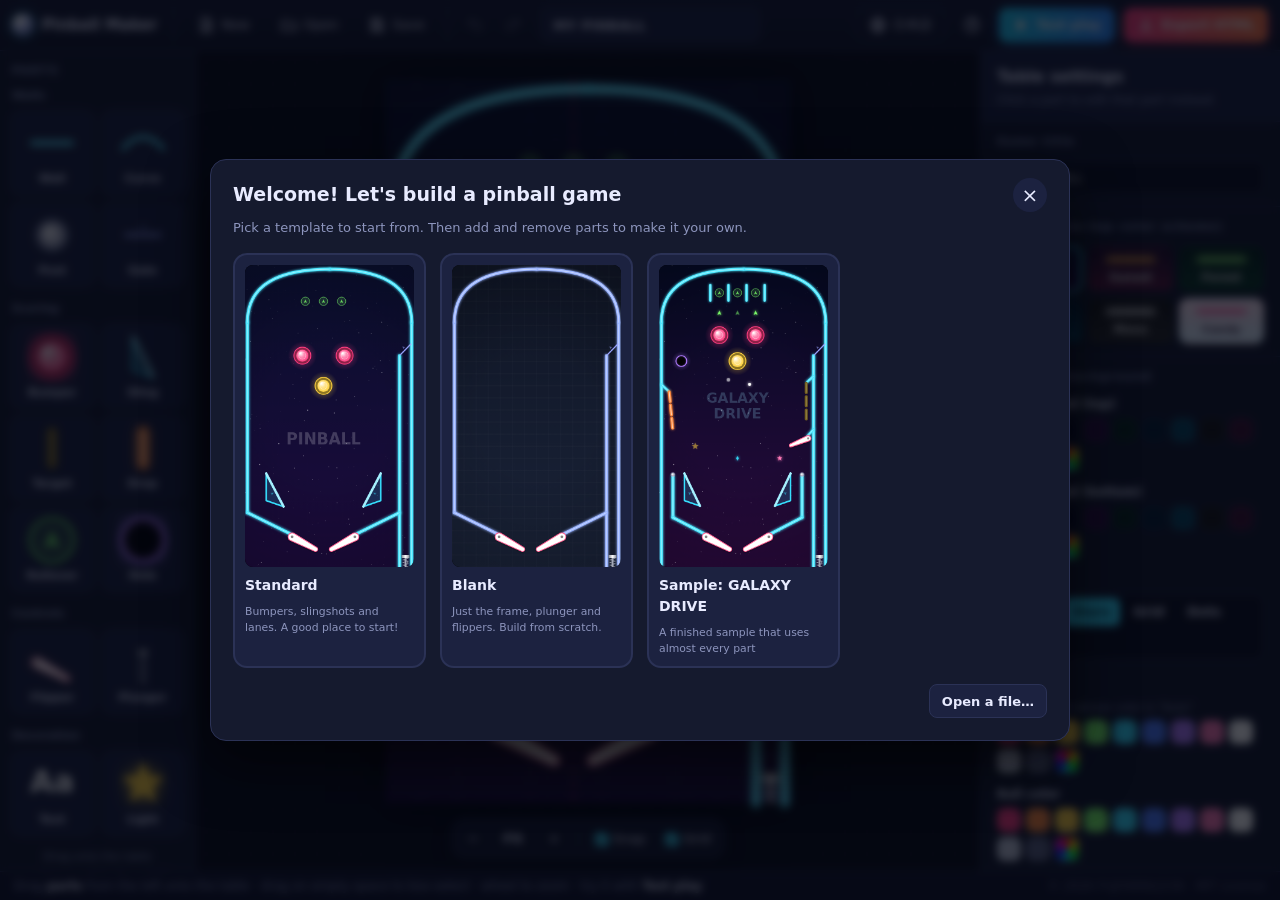
<file: index.html>
<!DOCTYPE html>
<!--
  Pinball Maker / ピンボールメーカー
  Copyright (c) 2026 FUJIYAMA2236 — Released under the MIT License (see LICENSE)
-->
<html lang="ja">
<head>
<meta charset="utf-8">
<meta name="viewport" content="width=device-width,initial-scale=1,viewport-fit=cover">
<meta name="theme-color" content="#0f1220">
<meta name="description" content="Build your own pinball game in the browser and export it as a single HTML file. / ブラウザで自分だけのピンボールを作って、1つのHTMLファイルとして書き出せるツール。">
<meta name="author" content="FUJIYAMA2236">
<title>ピンボールメーカー</title>
<link rel="stylesheet" href="css/editor.css">
</head>
<body>
<header class="topbar">
  <div class="brand"><span class="logo"></span><span class="brand-name" data-i18n="app">ピンボールメーカー</span></div>
  <div class="tb-group">
    <button class="tb" id="btnNew" data-i18n-title="new.t">
      <svg viewBox="0 0 24 24"><path d="M6 3h8l5 5v13H6z"/><path d="M14 3v5h5M12.5 11v7M9 14.5h7"/></svg><span data-i18n="new">新規</span></button>
    <button class="tb" id="btnOpen" data-i18n-title="open.t">
      <svg viewBox="0 0 24 24"><path d="M3 7h6l2 2h10v10H3z"/></svg><span data-i18n="open">開く</span></button>
    <button class="tb" id="btnSave" data-i18n-title="save.t">
      <svg viewBox="0 0 24 24"><path d="M5 4h11l3 3v13H5z"/><path d="M8 4v5h7V4M8 20v-6h8v6"/></svg><span data-i18n="save">保存</span></button>
  </div>
  <div class="tb-group">
    <button class="tb icon" id="btnUndo" data-i18n-title="undo.t">
      <svg viewBox="0 0 24 24"><path d="M9 14L4 9l5-5"/><path d="M4 9h11a5 5 0 0 1 0 10h-3"/></svg></button>
    <button class="tb icon" id="btnRedo" data-i18n-title="redo.t">
      <svg viewBox="0 0 24 24"><path d="M15 14l5-5-5-5"/><path d="M20 9H9a5 5 0 0 0 0 10h3"/></svg></button>
  </div>
  <input class="title-input" id="titleInput" maxlength="40" spellcheck="false" data-i18n-title="title.t">
  <div class="spacer"></div>
  <button class="tb lang" id="btnLang" data-i18n-title="lang.t">
    <svg viewBox="0 0 24 24"><circle cx="12" cy="12" r="9"/><path d="M3 12h18M12 3a14 14 0 0 1 0 18M12 3a14 14 0 0 0 0 18"/></svg><span data-i18n="lang">English</span></button>
  <button class="tb icon" id="btnHelp" data-i18n-title="help.t">
    <svg viewBox="0 0 24 24"><circle cx="12" cy="12" r="9"/><path d="M9.5 9.5a2.5 2.5 0 1 1 3.5 2.3c-.7.3-1 .9-1 1.7M12 17h.01"/></svg></button>
  <button class="tb play" id="btnPlay" data-i18n-title="play.t">
    <svg viewBox="0 0 24 24"><path d="M7 4l13 8-13 8z" class="fill"/></svg><span data-i18n="play">テストプレイ</span></button>
  <button class="tb export" id="btnExport" data-i18n-title="export.t">
    <svg viewBox="0 0 24 24"><path d="M12 3v12M7 10l5 5 5-5M4 19h16"/></svg><span data-i18n="export">HTML書き出し</span></button>
</header>

<div class="main">
  <aside class="palette">
    <div class="panel-title" data-i18n="parts">パーツ</div>
    <div class="parts" id="parts"></div>
    <p class="palette-hint" data-i18n-html="parts.hint">ドラッグしてテーブルに置く<br>クリックで真ん中に追加</p>
  </aside>

  <section class="stage-wrap" id="stageWrap">
    <canvas id="stage"></canvas>
    <div class="stage-tools">
      <button id="zoomOut" data-i18n-title="zoomOut.t">−</button>
      <button id="zoomFit" data-i18n="fit" data-i18n-title="fit.t">全体</button>
      <button id="zoomIn" data-i18n-title="zoomIn.t">＋</button>
      <span class="divider"></span>
      <label class="chk" data-i18n-title="snap.t"><input type="checkbox" id="optSnap" checked><span data-i18n="snap">吸着</span></label>
      <label class="chk" data-i18n-title="grid.t"><input type="checkbox" id="optGrid" checked><span data-i18n="grid">方眼</span></label>
    </div>
  </section>

  <aside class="inspector" id="inspector"></aside>
</div>

<footer class="statusbar">
  <span class="status" id="status"></span>
  <span class="credit">© 2026 FUJIYAMA2236 · MIT License</span>
</footer>

<!-- ひな形を選ぶ / Choose a template -->
<div class="modal" id="tplModal">
  <div class="dialog wide">
    <div class="dlg-head"><h2 id="tplTitle"></h2><button class="x" data-close>×</button></div>
    <p class="dlg-lead" id="tplLead"></p>
    <div class="tpl-grid" id="tplGrid"></div>
    <div class="dlg-foot">
      <button class="btn" id="tplOpenFile" data-i18n="openFile">ファイルから開く…</button>
    </div>
  </div>
</div>

<!-- テストプレイ / Test play -->
<div class="modal play-modal" id="playModal">
  <div class="play-bar">
    <strong data-i18n="playTitle">テストプレイ</strong>
    <div class="seg" id="deviceSeg">
      <button data-dev="phone" data-i18n="phone">スマホ表示</button>
      <button data-dev="pc" data-i18n="pc">PC表示</button>
    </div>
    <button class="btn" id="playRestart" data-i18n="restart">最初から</button>
    <div class="spacer"></div>
    <span class="play-tip" data-i18n="playTip"></span>
    <button class="btn primary" id="playClose" data-i18n="playClose">編集に戻る（Esc）</button>
  </div>
  <div class="play-area" id="playArea">
    <div class="device" id="device"><iframe id="playFrame" title="Test play"></iframe></div>
  </div>
</div>

<!-- 書き出し / Export -->
<div class="modal" id="exportModal">
  <div class="dialog">
    <div class="dlg-head"><h2 data-i18n="exportTitle">HTMLとして書き出す</h2><button class="x" data-close>×</button></div>
    <p class="dlg-lead" data-i18n="exportLead"></p>
    <label class="field-label" data-i18n="fileName">ファイル名</label>
    <div class="file-row"><input id="exportName" spellcheck="false"><span>.html</span></div>
    <div class="dlg-actions">
      <button class="btn primary big" id="exportGo" data-i18n="download">ダウンロード</button>
    </div>
    <div class="tips" data-lang="ja">
      <h3>スマホで遊ぶには</h3>
      <ul>
        <li>書き出したファイルを Web に置く（GitHub Pages・Netlify Drop など）と、URLを送るだけで誰でも遊べます。</li>
        <li>ファイルを直接スマホに送って、ブラウザで開いても遊べます。</li>
        <li>書き出したHTMLは、このエディタの「開く」から読み込んで再編集できます。</li>
        <li>作ったゲームは自由に公開・配布できます。HTMLの中のライセンス表記（エンジン部分のMITライセンス）は消さずに残してください。</li>
      </ul>
    </div>
    <div class="tips" data-lang="en">
      <h3>Playing on a phone</h3>
      <ul>
        <li>Put the exported file on the web (GitHub Pages, Netlify Drop, etc.) and anyone can play from the URL.</li>
        <li>You can also send the file to a phone and open it in the browser.</li>
        <li>Exported HTML can be opened again in this editor with "Open" for further editing.</li>
        <li>You may publish and share your games freely. Please keep the license notice (MIT, for the engine) inside the HTML.</li>
      </ul>
    </div>
  </div>
</div>

<!-- 使い方・ライセンス / How to use & License -->
<div class="modal" id="helpModal">
  <div class="dialog wide">
    <div class="dlg-head"><h2 data-i18n="helpTitle">使い方・ライセンス</h2><button class="x" data-close>×</button></div>

    <div class="help" data-lang="ja">
      <section>
        <h3>1. パーツを置く</h3>
        <p>左の「パーツ」をテーブルへドラッグ＆ドロップ。クリックすると画面の真ん中に追加されます。</p>
        <h3>2. 動かす・形を変える</h3>
        <p>パーツをドラッグで移動。選ぶと出てくる白い●（ハンドル）をドラッグすると、長さ・向き・大きさが変わります。</p>
        <h3>3. 細かく設定する</h3>
        <p>右のパネルで色・得点・強さなどを変更。複数のパーツを選ぶと、共通の設定（色など）をまとめて変えられます。何も選んでいないときはテーブル全体（テーマ・背景画像・ボール数・台揺らし/TILT・パソコンのキー設定・ゲームの言語など）の設定です。画像ファイルをウィンドウへドロップすると背景画像になります。</p>
        <h3>4. 遊んでみる → 書き出す</h3>
        <p>「テストプレイ」ですぐに試せます。完成したら「HTML書き出し」。スマホでもそのまま遊べます。</p>
      </section>
      <section>
        <h3>マウス・タッチ操作</h3>
        <table class="keys">
          <tr><td>何もない所をドラッグ</td><td>範囲選択</td></tr>
          <tr><td>Shift + ドラッグ</td><td>縦・横にまっすぐ移動・変形（向きのハンドルは45°おき）</td></tr>
          <tr><td>Shift / Ctrl + クリック</td><td>選択に追加 / 解除</td></tr>
          <tr><td>同じ場所をもう一度クリック</td><td>重なった下のパーツを選ぶ</td></tr>
          <tr><td>右クリック / 長押し</td><td>メニュー</td></tr>
          <tr><td>ホイール / 2本指ピンチ</td><td>拡大・縮小</td></tr>
          <tr><td>スペース + ドラッグ / 右ドラッグ</td><td>画面の移動</td></tr>
        </table>
        <h3>キーボード</h3>
        <table class="keys">
          <tr><td><kbd>Delete</kbd></td><td>削除</td></tr>
          <tr><td><kbd>Ctrl</kbd>+<kbd>Z</kbd> / <kbd>Ctrl</kbd>+<kbd>Y</kbd></td><td>元に戻す / やり直し</td></tr>
          <tr><td><kbd>Ctrl</kbd>+<kbd>D</kbd></td><td>複製</td></tr>
          <tr><td><kbd>M</kbd></td><td>左右反転コピー</td></tr>
          <tr><td><kbd>Ctrl</kbd>+<kbd>C</kbd> / <kbd>V</kbd></td><td>コピー / 貼り付け</td></tr>
          <tr><td>矢印キー（+Shift）</td><td>1（10）ずつ移動</td></tr>
          <tr><td><kbd>Alt</kbd> + ドラッグ</td><td>吸着せずに動かす</td></tr>
          <tr><td><kbd>Ctrl</kbd>+<kbd>Enter</kbd></td><td>テストプレイ</td></tr>
        </table>
        <p class="note">作品はブラウザに自動保存されます。別のPCへ持っていくときは「保存」でファイルにしてください。</p>
      </section>
    </div>

    <div class="help" data-lang="en">
      <section>
        <h3>1. Place parts</h3>
        <p>Drag a part from the left panel onto the table. Clicking a part adds it in the middle of the view.</p>
        <h3>2. Move and reshape</h3>
        <p>Drag a part to move it. Select it and drag the white ● handles to change its length, direction or size.</p>
        <h3>3. Fine-tune</h3>
        <p>Change color, points, strength and more in the right panel. Select several parts to change the settings they share (color etc.) all at once. With nothing selected it shows the table settings (theme, background image, balls, nudge/TILT, keyboard controls, game language…). Drop an image file onto the window to use it as the background.</p>
        <h3>4. Play, then export</h3>
        <p>Try it right away with "Test play". When you're done, "Export HTML" — it plays on phones too.</p>
      </section>
      <section>
        <h3>Mouse &amp; touch</h3>
        <table class="keys">
          <tr><td>Drag on empty space</td><td>Box select</td></tr>
          <tr><td>Shift + drag</td><td>Move or reshape straight (horizontal / vertical; direction handles in 45° steps)</td></tr>
          <tr><td>Shift / Ctrl + click</td><td>Add to / remove from selection</td></tr>
          <tr><td>Click the same spot again</td><td>Select the part underneath</td></tr>
          <tr><td>Right-click / long-press</td><td>Menu</td></tr>
          <tr><td>Wheel / pinch</td><td>Zoom</td></tr>
          <tr><td>Space + drag / right-drag</td><td>Pan</td></tr>
        </table>
        <h3>Keyboard</h3>
        <table class="keys">
          <tr><td><kbd>Delete</kbd></td><td>Delete</td></tr>
          <tr><td><kbd>Ctrl</kbd>+<kbd>Z</kbd> / <kbd>Ctrl</kbd>+<kbd>Y</kbd></td><td>Undo / Redo</td></tr>
          <tr><td><kbd>Ctrl</kbd>+<kbd>D</kbd></td><td>Duplicate</td></tr>
          <tr><td><kbd>M</kbd></td><td>Mirror copy</td></tr>
          <tr><td><kbd>Ctrl</kbd>+<kbd>C</kbd> / <kbd>V</kbd></td><td>Copy / Paste</td></tr>
          <tr><td>Arrow keys (+Shift)</td><td>Nudge by 1 (10)</td></tr>
          <tr><td><kbd>Alt</kbd> + drag</td><td>Move without snapping</td></tr>
          <tr><td><kbd>Ctrl</kbd>+<kbd>Enter</kbd></td><td>Test play</td></tr>
        </table>
        <p class="note">Your work is autosaved in this browser. Use "Save" to keep a file you can take to another computer.</p>
      </section>
    </div>

    <div class="about">
      <h3 data-lang="ja">このツールについて</h3>
      <h3 data-lang="en">About</h3>
      <p><b>Pinball Maker / ピンボールメーカー</b><br>Copyright © 2026 FUJIYAMA2236</p>
      <p data-lang="ja">MITライセンスで公開しています。ツールで作ったゲーム（書き出したHTML）は、作った人が自由に公開・配布・販売できます。その際、HTML内に自動で入るライセンス表記は残してください。背景に使う画像は、使う権利のあるものを選んでください。</p>
      <p data-lang="en">Released under the MIT License. Games you make with this tool (the exported HTML) are yours to publish, share or sell. Please keep the license notice that is automatically included in the HTML. Only use background images you have the right to use.</p>
      <p data-lang="ja">外部のライブラリ・フォント・画像・音声は使っていません（文字は端末に入っているフォント、効果音はブラウザ内で合成）。</p>
      <p data-lang="en">No third-party libraries, fonts, images or sounds are included (text uses fonts already on your device; sound effects are synthesized in the browser).</p>
      <details>
        <summary>MIT License</summary>
        <pre class="license">MIT License

Copyright (c) 2026 FUJIYAMA2236

Permission is hereby granted, free of charge, to any person obtaining a copy
of this software and associated documentation files (the "Software"), to deal
in the Software without restriction, including without limitation the rights
to use, copy, modify, merge, publish, distribute, sublicense, and/or sell
copies of the Software, and to permit persons to whom the Software is
furnished to do so, subject to the following conditions:

The above copyright notice and this permission notice shall be included in all
copies or substantial portions of the Software.

THE SOFTWARE IS PROVIDED "AS IS", WITHOUT WARRANTY OF ANY KIND, EXPRESS OR
IMPLIED, INCLUDING BUT NOT LIMITED TO THE WARRANTIES OF MERCHANTABILITY,
FITNESS FOR A PARTICULAR PURPOSE AND NONINFRINGEMENT. IN NO EVENT SHALL THE
AUTHORS OR COPYRIGHT HOLDERS BE LIABLE FOR ANY CLAIM, DAMAGES OR OTHER
LIABILITY, WHETHER IN AN ACTION OF CONTRACT, TORT OR OTHERWISE, ARISING FROM,
OUT OF OR IN CONNECTION WITH THE SOFTWARE OR THE USE OR OTHER DEALINGS IN THE
SOFTWARE.</pre>
      </details>
    </div>
  </div>
</div>

<div class="ctxmenu" id="ctxMenu"></div>
<div class="toast" id="toast"></div>
<input type="file" id="fileInput" accept=".json,.html,.htm,application/json,text/html" hidden>
<input type="file" id="imageInput" accept="image/*" hidden>

<script src="js/engine.js"></script>
<script src="js/templates.js"></script>
<script src="js/editor.js"></script>
</body>
</html>
</file>
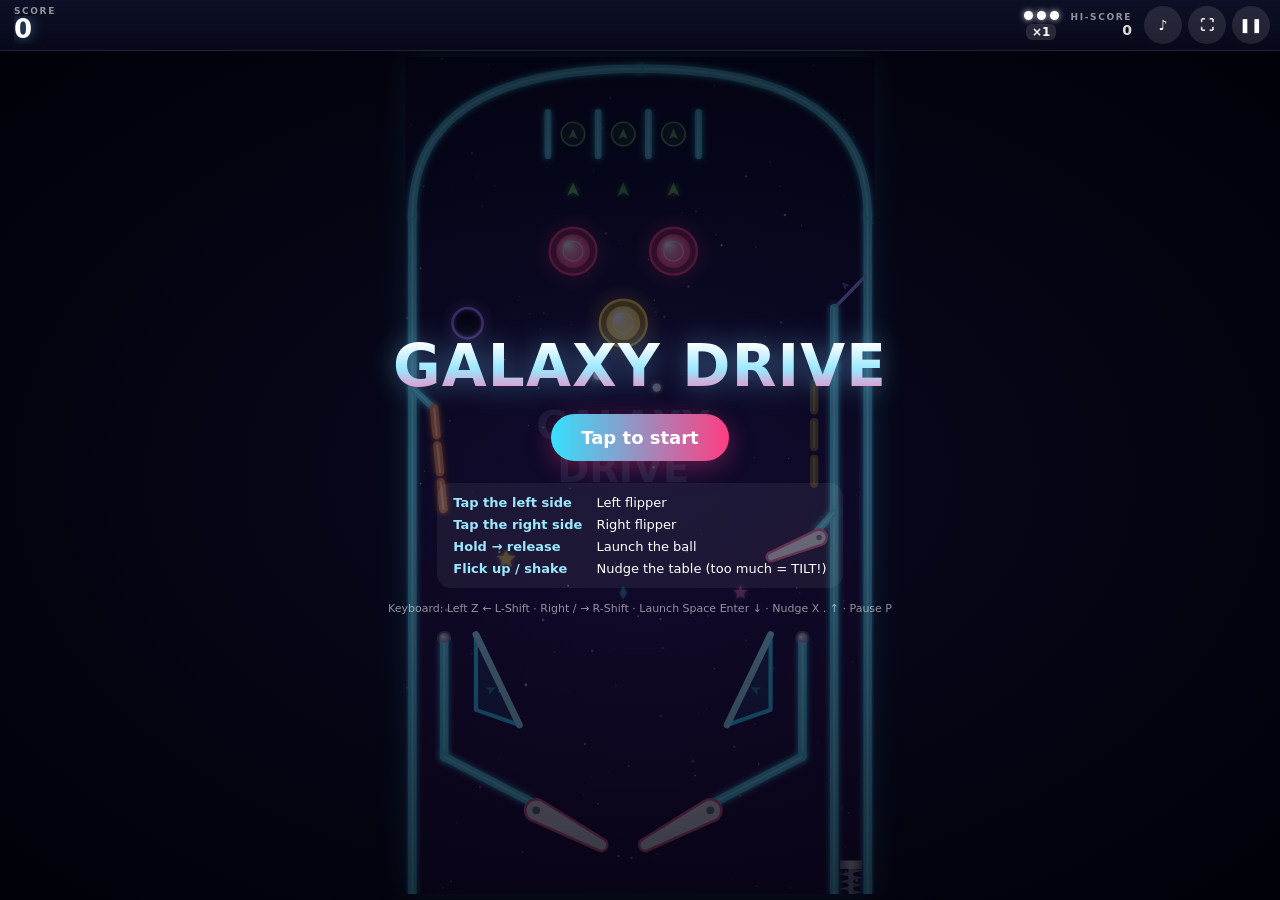
<file: samples/galaxy-drive.html>
<!DOCTYPE html>
<!-- Made with Pinball Maker. Game engine: Copyright (c) 2026 FUJIYAMA2236, MIT License (full text in the script below). -->
<html lang="en">
<head>
<meta charset="utf-8">
<meta name="viewport" content="width=device-width,initial-scale=1,maximum-scale=1,user-scalable=no,viewport-fit=cover">
<meta name="theme-color" content="#0e1028">
<meta name="mobile-web-app-capable" content="yes">
<meta name="apple-mobile-web-app-capable" content="yes">
<meta name="apple-mobile-web-app-status-bar-style" content="black-translucent">
<meta name="generator" content="Pinball Maker">
<title>GALAXY DRIVE</title>
<style>html,body{margin:0;height:100%;background:#04050c;overflow:hidden;overscroll-behavior:none}</style>
</head>
<body>
<div id="pinball"></div>
<script type="application/json" id="pinball-data">{"format":"pinball-maker","version":1,"title":"GALAXY DRIVE","table":{"width":560,"height":1000,"mirrorX":260,"bg1":"#050a24","bg2":"#2a0a3d","pattern":"stars","wallColor":"#4de8ff","ballColor":"#f1f4ff","balls":3,"gravity":1,"ballSave":2,"ballSize":12,"bgImage":"","bgFit":"cover","bgAlpha":0.8,"bgArea":"frame","bgZoom":1,"bgX":0,"bgY":0,"bgBase":"","nudge":true,"shake":true,"tilt":true,"tiltWarnings":2,"keysLeft":"KeyZ ArrowLeft ShiftLeft","keysRight":"Slash ArrowRight ShiftRight","keysLaunch":"Space Enter ArrowDown","keysNudgeL":"KeyX","keysNudgeR":"Period","keysNudgeUp":"ArrowUp","lang":"auto"},"objects":[{"id":"o1","type":"wall","x1":552,"y1":1000,"x2":552,"y2":190,"thick":5,"color":"","bounce":0.45},{"id":"o2","type":"curve","x1":552,"y1":190,"cx":552,"cy":14,"x2":280,"y2":14,"thick":5,"color":"","bounce":0.45},{"id":"o3","type":"curve","x1":280,"y1":14,"cx":8,"cy":14,"x2":8,"y2":190,"thick":5,"color":"","bounce":0.45},{"id":"o4","type":"wall","x1":8,"y1":190,"x2":8,"y2":1000,"thick":5,"color":"","bounce":0.45},{"id":"o5","type":"wall","x1":512,"y1":1000,"x2":512,"y2":300,"thick":5,"color":"","bounce":0.45},{"id":"o6","type":"gate","x1":549,"y1":262,"x2":515,"y2":297,"color":"#9aa4ff"},{"id":"o7","type":"plunger","x":532,"y":960,"power":2300,"color":"#c0c6d8"},{"id":"o8","type":"wall","x1":46,"y1":700,"x2":46,"y2":836,"thick":5,"color":"","bounce":0.45},{"id":"o9","type":"wall","x1":46,"y1":836,"x2":150,"y2":890,"thick":5,"color":"","bounce":0.45},{"id":"o10","type":"post","x":46,"y":694,"r":6,"color":"#d6dcff","bounce":0.6},{"id":"o11","type":"wall","x1":474,"y1":700,"x2":474,"y2":836,"thick":5,"color":"","bounce":0.45},{"id":"o12","type":"wall","x1":474,"y1":836,"x2":370,"y2":890,"thick":5,"color":"","bounce":0.45},{"id":"o13","type":"post","x":474,"y":694,"r":6,"color":"#d6dcff","bounce":0.6},{"id":"o14","type":"flipper","x":156,"y":900,"side":"left","button":"auto","length":88,"angle":28,"sweep":58,"power":1,"color":"#ffffff"},{"id":"o15","type":"flipper","x":364,"y":900,"side":"right","button":"auto","length":88,"angle":28,"sweep":58,"power":1,"color":"#ffffff"},{"id":"o16","type":"slingshot","x1":84,"y1":690,"x2":136,"y2":798,"x3":84,"y3":780,"color":"#36e0ff","score":10,"power":560},{"id":"o17","type":"slingshot","x1":436,"y1":690,"x2":384,"y2":798,"x3":436,"y3":780,"color":"#36e0ff","score":10,"power":560},{"id":"o18","type":"wall","x1":170,"y1":66,"x2":170,"y2":118,"thick":4,"color":"","bounce":0.45},{"id":"o19","type":"wall","x1":230,"y1":66,"x2":230,"y2":118,"thick":4,"color":"","bounce":0.45},{"id":"o20","type":"wall","x1":290,"y1":66,"x2":290,"y2":118,"thick":4,"color":"","bounce":0.45},{"id":"o21","type":"wall","x1":350,"y1":66,"x2":350,"y2":118,"thick":4,"color":"","bounce":0.45},{"id":"o22","type":"rollover","x":200,"y":92,"r":14,"color":"#7dff6a","score":100,"group":"A"},{"id":"o23","type":"rollover","x":260,"y":92,"r":14,"color":"#7dff6a","score":100,"group":"A"},{"id":"o24","type":"rollover","x":320,"y":92,"r":14,"color":"#7dff6a","score":100,"group":"A"},{"id":"o25","type":"bumper","x":200,"y":232,"r":28,"color":"#ff3d81","score":100,"power":620},{"id":"o26","type":"bumper","x":320,"y":232,"r":28,"color":"#ff3d81","score":100,"power":620},{"id":"o27","type":"bumper","x":260,"y":318,"r":28,"color":"#ffd23f","score":100,"power":620},{"id":"o28","type":"hole","x":74,"y":318,"r":18,"color":"#b07bff","score":1000,"angle":6,"power":820,"hold":1.2},{"id":"o29","type":"wall","x1":8,"y1":396,"x2":32,"y2":418,"thick":4,"color":"","bounce":0.45},{"id":"o30","type":"droptarget","x1":34,"y1":420,"x2":37,"y2":452,"color":"#ff8a3d","score":500,"group":"A"},{"id":"o31","type":"droptarget","x1":38,"y1":464,"x2":41,"y2":496,"color":"#ff8a3d","score":500,"group":"A"},{"id":"o32","type":"droptarget","x1":42,"y1":508,"x2":45,"y2":540,"color":"#ff8a3d","score":500,"group":"A"},{"id":"o33","type":"wall","x1":512,"y1":368,"x2":490,"y2":388,"thick":4,"color":"","bounce":0.45},{"id":"o34","type":"target","x1":488,"y1":392,"x2":488,"y2":422,"color":"#ffd23f","score":200,"group":"A"},{"id":"o35","type":"target","x1":488,"y1":436,"x2":488,"y2":466,"color":"#ffd23f","score":200,"group":"A"},{"id":"o36","type":"target","x1":488,"y1":480,"x2":488,"y2":510,"color":"#ffd23f","score":200,"group":"A"},{"id":"o37","type":"wall","x1":512,"y1":544,"x2":492,"y2":566,"thick":4,"color":"","bounce":0.45},{"id":"o38","type":"flipper","x":494,"y":574,"side":"right","button":"auto","length":62,"angle":22,"sweep":50,"power":1,"color":"#ffffff"},{"id":"o39","type":"text","x":260,"y":470,"text":"GALAXY\nDRIVE","size":46,"color":"#9be7ff","angle":0,"alpha":0.22},{"id":"o40","type":"deco","x":200,"y":160,"r":10,"shape":"arrow","color":"#7dff6a","angle":0,"blink":true},{"id":"o41","type":"deco","x":260,"y":160,"r":10,"shape":"arrow","color":"#7dff6a","angle":0,"blink":true},{"id":"o42","type":"deco","x":320,"y":160,"r":10,"shape":"arrow","color":"#7dff6a","angle":0,"blink":true},{"id":"o43","type":"deco","x":120,"y":600,"r":12,"shape":"star","color":"#ffd23f","angle":0,"blink":true},{"id":"o44","type":"deco","x":400,"y":640,"r":9,"shape":"star","color":"#ff7ab8","angle":0,"blink":true},{"id":"o45","type":"deco","x":260,"y":640,"r":8,"shape":"diamond","color":"#36e0ff","angle":0,"blink":true},{"id":"o46","type":"deco","x":230,"y":380,"r":6,"shape":"circle","color":"#ffffff","angle":0,"blink":true},{"id":"o47","type":"deco","x":300,"y":395,"r":5,"shape":"circle","color":"#ffffff","angle":0,"blink":true}]}</script>
<script>
function createPinballEngine() {
  /*!
   * Pinball Maker engine
   * Copyright (c) 2026 FUJIYAMA2236
   *
   * Permission is hereby granted, free of charge, to any person obtaining a copy
   * of this software and associated documentation files (the "Software"), to deal
   * in the Software without restriction, including without limitation the rights
   * to use, copy, modify, merge, publish, distribute, sublicense, and/or sell
   * copies of the Software, and to permit persons to whom the Software is
   * furnished to do so, subject to the following conditions:
   *
   * The above copyright notice and this permission notice shall be included in all
   * copies or substantial portions of the Software.
   *
   * THE SOFTWARE IS PROVIDED "AS IS", WITHOUT WARRANTY OF ANY KIND, EXPRESS OR
   * IMPLIED, INCLUDING BUT NOT LIMITED TO THE WARRANTIES OF MERCHANTABILITY,
   * FITNESS FOR A PARTICULAR PURPOSE AND NONINFRINGEMENT. IN NO EVENT SHALL THE
   * AUTHORS OR COPYRIGHT HOLDERS BE LIABLE FOR ANY CLAIM, DAMAGES OR OTHER
   * LIABILITY, WHETHER IN AN ACTION OF CONTRACT, TORT OR OTHERWISE, ARISING FROM,
   * OUT OF OR IN CONNECTION WITH THE SOFTWARE OR THE USE OR OTHER DEALINGS IN THE
   * SOFTWARE.
   */
  'use strict';

  const VERSION = 1;
  const DEG = Math.PI / 180;
  const STEP = 1 / 600;        // 物理演算の固定ステップ（秒）
  const MAX_SPEED = 3200;      // ボールの最高速度
  const GRAVITY = 1500;        // 重力 1.0 のときの加速度
  const PLUNGER_TRAVEL = 28;   // 発射台を引ける距離
  const NUDGE_SPEED = 320;     // 台を揺らしたときにボールへ加わる速さ
  const FONT = 'system-ui,-apple-system,"Hiragino Sans","Noto Sans JP","Yu Gothic UI","Meiryo",sans-serif';

  // ================================================================
  //  データ形式（プロジェクト）
  // ================================================================
  const TABLE_DEFAULTS = {
    width: 560, height: 1000, mirrorX: 280,
    bg1: '#0a0f2e', bg2: '#1d0b3d', pattern: 'stars',
    wallColor: '#4de8ff', ballColor: '#eef2ff',
    balls: 3, gravity: 1, ballSave: 2, ballSize: 12,
    // 背景画像（data URL）。bgArea: 'frame' は外枠の内側だけ / 'table' はテーブル全体
    // bgBase は画像の後ろに敷く色（'' なら背景のグラデーションが透ける）
    bgImage: '', bgFit: 'cover', bgAlpha: 0.8, bgArea: 'frame', bgZoom: 1, bgX: 0, bgY: 0, bgBase: '',
    nudge: true, shake: true, tilt: true, tiltWarnings: 2, // 台揺らし・TILT
    // パソコンのキー割り当て（KeyboardEvent.code をスペース区切りで並べる）
    keysLeft: 'KeyZ ArrowLeft ShiftLeft', keysRight: 'Slash ArrowRight ShiftRight', keysLaunch: 'Space Enter ArrowDown',
    keysNudgeL: 'KeyX', keysNudgeR: 'Period', keysNudgeUp: 'ArrowUp',
    lang: 'auto',                                          // ゲーム画面の言語: auto / ja / en
  };

  const OBJECT_DEFAULTS = {
    wall:       { x1: 0, y1: 0, x2: 120, y2: 0, thick: 5, color: '', bounce: 0.45 },
    curve:      { x1: 0, y1: 0, cx: 60, cy: -60, x2: 120, y2: 0, thick: 5, color: '', bounce: 0.45 },
    bumper:     { x: 0, y: 0, r: 28, color: '#ff3d81', score: 100, power: 620 },
    slingshot:  { x1: 0, y1: 0, x2: 55, y2: 110, x3: 0, y3: 90, color: '#36e0ff', score: 10, power: 560 },
    // side は形（どちら向きか）、button は動かすボタン（'auto' なら side と同じ）
    flipper:    { x: 0, y: 0, side: 'left', button: 'auto', length: 88, angle: 28, sweep: 58, power: 1, color: '#ffffff' },
    post:       { x: 0, y: 0, r: 7, color: '#d6dcff', bounce: 0.6 },
    target:     { x1: 0, y1: 0, x2: 0, y2: 32, color: '#ffd23f', score: 200, group: 'A' },
    droptarget: { x1: 0, y1: 0, x2: 0, y2: 32, color: '#ff8a3d', score: 500, group: 'A' },
    rollover:   { x: 0, y: 0, r: 14, color: '#7dff6a', score: 100, group: 'A' },
    hole:       { x: 0, y: 0, r: 18, color: '#b07bff', score: 1000, angle: 90, power: 800, hold: 1 },
    gate:       { x1: 0, y1: 0, x2: 40, y2: 0, color: '#9aa4ff' },
    plunger:   { x: 0, y: 0, power: 2300, color: '#c0c6d8' },
    text:       { x: 0, y: 0, text: 'PINBALL', size: 40, color: '#ffffff', angle: 0, alpha: 0.3 },
    deco:       { x: 0, y: 0, r: 14, shape: 'star', color: '#ffd23f', angle: 0, blink: true },
  };

  // 描画順（先に描いたものが下になる）
  const LAYERS = ['text', 'deco', 'rollover', 'hole', 'wall', 'curve', 'gate', 'target', 'droptarget',
    'slingshot', 'post', 'bumper', 'plunger', 'flipper'];
  // ゲーム中に変化しない（キャッシュして描く）パーツ
  const STATIC_TYPES = { text: 1, wall: 1, curve: 1, post: 1 };

  function coerce(src, def) {
    const out = {};
    for (const k in def) {
      const dv = def[k];
      let v = src ? src[k] : undefined;
      if (typeof dv === 'number') { v = Number(v); if (!isFinite(v)) v = dv; }
      else if (typeof dv === 'boolean') v = v === undefined ? dv : !!v;
      else v = v === undefined || v === null ? dv : String(v);
      out[k] = v;
    }
    return out;
  }

  function normalizeProject(src) {
    const p = src && typeof src === 'object' ? src : {};
    const table = coerce(p.table, TABLE_DEFAULTS);
    const used = new Set();
    const objects = [];
    for (const o of Array.isArray(p.objects) ? p.objects : []) {
      if (!o || !OBJECT_DEFAULTS[o.type]) continue;
      const n = coerce(o, OBJECT_DEFAULTS[o.type]);
      let id = o.id ? String(o.id) : '';
      while (!id || used.has(id)) id = newId();
      used.add(id);
      objects.push(Object.assign({ id, type: o.type }, n));
    }
    return { format: 'pinball-maker', version: VERSION, title: String(p.title || 'MY PINBALL'), table, objects };
  }

  function newId() { return 'o' + Math.random().toString(36).slice(2, 9); }

  // ================================================================
  //  幾何ユーティリティ
  // ================================================================
  function clamp(v, a, b) { return v < a ? a : v > b ? b : v; }

  function bezierPts(o) {
    const len = Math.hypot(o.cx - o.x1, o.cy - o.y1) + Math.hypot(o.x2 - o.cx, o.y2 - o.cy);
    const n = clamp(Math.round(len / 14), 4, 48);
    const pts = [];
    for (let i = 0; i <= n; i++) {
      const t = i / n, u = 1 - t;
      pts.push([u * u * o.x1 + 2 * u * t * o.cx + t * t * o.x2, u * u * o.y1 + 2 * u * t * o.cy + t * t * o.y2]);
    }
    return pts;
  }

  function flipperGeom(o) {
    const rest = (o.side === 'right' ? 180 - o.angle : o.angle) * DEG;
    const up = o.side === 'right' ? rest + o.sweep * DEG : rest - o.sweep * DEG;
    const r1 = clamp(o.length * 0.15, 8, 16);
    return { rest, up, r1, r2: r1 * 0.55 };
  }

  // スリングショットの「はじく面」(p1-p2) の外向き法線（p3 と反対側）
  function slingNormal(o) {
    const dx = o.x2 - o.x1, dy = o.y2 - o.y1, l = Math.hypot(dx, dy) || 1;
    let nx = -dy / l, ny = dx / l;
    if ((o.x3 - (o.x1 + o.x2) / 2) * nx + (o.y3 - (o.y1 + o.y2) / 2) * ny > 0) { nx = -nx; ny = -ny; }
    return [nx, ny];
  }

  // ワンウェイゲートの通過方向
  function gateNormal(o) {
    const dx = o.x2 - o.x1, dy = o.y2 - o.y1, l = Math.hypot(dx, dy) || 1;
    return [-dy / l, dx / l];
  }

  // フリッパーを動かすボタン（形の向き side とは別に選べる）
  function flipperButton(o) { return o.button === 'left' || o.button === 'right' ? o.button : o.side; }

  function segDist(px, py, ax, ay, bx, by) {
    const dx = bx - ax, dy = by - ay, l2 = dx * dx + dy * dy;
    const t = l2 ? clamp(((px - ax) * dx + (py - ay) * dy) / l2, 0, 1) : 0;
    return Math.hypot(px - ax - dx * t, py - ay - dy * t);
  }

  function centerOf(o) {
    if (o.x !== undefined) return [o.x, o.y];
    if (o.x3 !== undefined) return [(o.x1 + o.x2 + o.x3) / 3, (o.y1 + o.y2 + o.y3) / 3];
    return [(o.x1 + o.x2) / 2, (o.y1 + o.y2) / 2];
  }

  // ================================================================
  //  色ユーティリティ
  // ================================================================
  function parseColor(c) {
    let h = String(c || '').replace('#', '');
    if (h.length === 3) h = h.split('').map((x) => x + x).join('');
    const n = parseInt(h, 16);
    if (h.length !== 6 || isNaN(n)) return [255, 255, 255];
    return [(n >> 16) & 255, (n >> 8) & 255, n & 255];
  }
  function rgba(c, a) { const v = parseColor(c); return 'rgba(' + v[0] + ',' + v[1] + ',' + v[2] + ',' + a + ')'; }
  function mix(c, d, t) {
    const a = parseColor(c), b = parseColor(d);
    return 'rgb(' + Math.round(a[0] + (b[0] - a[0]) * t) + ',' + Math.round(a[1] + (b[1] - a[1]) * t) + ',' + Math.round(a[2] + (b[2] - a[2]) * t) + ')';
  }
  function luminance(c) { const v = parseColor(c); return (0.299 * v[0] + 0.587 * v[1] + 0.114 * v[2]) / 255; }

  // ================================================================
  //  描画
  // ================================================================
  function circle(ctx, x, y, r) { ctx.beginPath(); ctx.arc(x, y, Math.max(0, r), 0, Math.PI * 2); }

  // 背景画像（data URL のみ。外部URLは読み込まない）。読み込み完了時に onload を呼ぶ
  const imageCache = new Map();
  function getImage(src, onload) {
    if (!src || typeof Image === 'undefined' || !/^data:image\//.test(src)) return null;
    let img = imageCache.get(src);
    if (!img) {
      if (imageCache.size > 4) imageCache.clear();
      img = new Image();
      img.src = src;
      imageCache.set(src, img);
    }
    if (onload && !(img.complete && img.naturalWidth)) img.addEventListener('load', onload, { once: true });
    return img;
  }

  // 背景画像を「外枠の内側」だけに表示するためのマスク。
  // 壁・カーブ壁・フリッパー（と左右フリッパーの先端の間）を線として描き、
  // テーブル内でいちばん広い「囲まれた領域」を塗りつぶして求める。
  // 枠が閉じていなければテーブル全体になる。
  const MASK_SCALE = 0.5;
  let maskCache = { key: '', mask: null };
  function frameMask(project) {
    if (typeof document === 'undefined') return null;
    const T = project.table;
    const parts = project.objects.filter((o) => o.type === 'wall' || o.type === 'curve' || o.type === 'flipper');
    const key = T.width + 'x' + T.height + '|' + parts.map((o) =>
      [o.type, o.x, o.y, o.x1, o.y1, o.x2, o.y2, o.cx, o.cy, o.thick, o.side, o.length, o.angle].join(',')).join(';');
    if (maskCache.key === key) return maskCache.mask;

    const S = MASK_SCALE, mw = Math.max(1, Math.ceil(T.width * S)), mh = Math.max(1, Math.ceil(T.height * S));
    const c = document.createElement('canvas');
    c.width = mw;
    c.height = mh;
    const x = c.getContext('2d');
    x.setTransform(S, 0, 0, S, 0, 0);
    x.lineCap = 'round';
    x.lineJoin = 'round';
    x.strokeStyle = '#000';
    const line = (pts, w) => {
      x.lineWidth = w;
      x.beginPath();
      x.moveTo(pts[0][0], pts[0][1]);
      for (let i = 1; i < pts.length; i++) x.lineTo(pts[i][0], pts[i][1]);
      x.stroke();
    };
    const flips = [];
    for (const o of parts) {
      if (o.type === 'wall') line([[o.x1, o.y1], [o.x2, o.y2]], o.thick * 2);
      else if (o.type === 'curve') line(bezierPts(o), o.thick * 2);
      else {
        const g = flipperGeom(o), tip = [o.x + Math.cos(g.rest) * o.length, o.y + Math.sin(g.rest) * o.length];
        line([[o.x, o.y], tip], g.r1 * 2);
        flips.push({ o, tip });
      }
    }
    // 向かい合う左右フリッパーの先端をつないで、落ち口から下へ広がらないようにする
    for (const a of flips) {
      if (a.o.side !== 'left') continue;
      let best = null;
      for (const b of flips) {
        if (b.o.side === 'right' && b.o.x > a.o.x && Math.abs(b.o.y - a.o.y) < 80 &&
          (!best || Math.abs(b.o.y - a.o.y) < Math.abs(best.o.y - a.o.y))) best = b;
      }
      if (best) line([a.tip, best.tip], 4);
    }

    const px = x.getImageData(0, 0, mw, mh).data, n = mw * mh;
    const wall = new Uint8Array(n);
    for (let i = 0; i < n; i++) wall[i] = px[i * 4 + 3] > 40 ? 1 : 0;
    // テーブルのあちこちから塗りつぶして、いちばん広い領域を選ぶ
    const label = new Int32Array(n), queue = new Int32Array(n);
    const step = Math.max(1, Math.floor(Math.min(mw, mh) / 12));
    let id = 0, best = 0, bestSize = 0;
    for (let sy = step >> 1; sy < mh; sy += step) {
      for (let sx = step >> 1; sx < mw; sx += step) {
        const s = sy * mw + sx;
        if (wall[s] || label[s]) continue;
        id++;
        let head = 0, tail = 0;
        queue[tail++] = s;
        label[s] = id;
        while (head < tail) {
          const i = queue[head++], cx = i % mw;
          if (cx > 0 && !wall[i - 1] && !label[i - 1]) { label[i - 1] = id; queue[tail++] = i - 1; }
          if (cx < mw - 1 && !wall[i + 1] && !label[i + 1]) { label[i + 1] = id; queue[tail++] = i + 1; }
          if (i >= mw && !wall[i - mw] && !label[i - mw]) { label[i - mw] = id; queue[tail++] = i - mw; }
          if (i < n - mw && !wall[i + mw] && !label[i + mw]) { label[i + mw] = id; queue[tail++] = i + mw; }
        }
        if (tail > bestSize) { bestSize = tail; best = id; }
      }
    }
    let mask = null;
    if (best) {
      // 2マス広げて、境目を壁の線の下に隠す
      let region = new Uint8Array(n);
      for (let i = 0; i < n; i++) region[i] = label[i] === best ? 1 : 0;
      for (let k = 0; k < 2; k++) {
        const next = region.slice();
        for (let i = 0; i < n; i++) {
          if (region[i]) continue;
          const cx = i % mw;
          if ((cx > 0 && region[i - 1]) || (cx < mw - 1 && region[i + 1]) || (i >= mw && region[i - mw]) || (i < n - mw && region[i + mw])) next[i] = 1;
        }
        region = next;
      }
      const out = x.createImageData(mw, mh);
      let x0 = mw, y0 = mh, x1 = 0, y1 = 0;
      for (let i = 0; i < n; i++) {
        if (!region[i]) continue;
        out.data[i * 4 + 3] = 255;
        const cx = i % mw, cy = (i / mw) | 0;
        if (cx < x0) x0 = cx; if (cx > x1) x1 = cx;
        if (cy < y0) y0 = cy; if (cy > y1) y1 = cy;
      }
      const m = document.createElement('canvas');
      m.width = mw;
      m.height = mh;
      m.getContext('2d').putImageData(out, 0, 0);
      mask = { canvas: m, x: x0 / S, y: y0 / S, w: (x1 - x0 + 1) / S, h: (y1 - y0 + 1) / S };
    }
    maskCache = { key, mask };
    return mask;
  }

  // 背景画像を置く位置（テーブル座標の四角形）。合わせ方は「外枠の内側」の大きさが基準
  function bgPlacement(project, img) {
    const T = project.table;
    const mask = T.bgArea === 'table' ? null : frameMask(project);
    const R = mask || { x: 0, y: 0, w: T.width, h: T.height };
    const iw = img.naturalWidth, ih = img.naturalHeight, z = clamp(T.bgZoom, 0.05, 20);
    let w, h;
    if (T.bgFit === 'stretch') { w = R.w * z; h = R.h * z; }
    else {
      const s = (T.bgFit === 'contain' ? Math.min(R.w / iw, R.h / ih) : Math.max(R.w / iw, R.h / ih)) * z;
      w = iw * s; h = ih * s;
    }
    return { x: R.x + R.w / 2 + T.bgX - w / 2, y: R.y + R.h / 2 + T.bgY - h / 2, w, h, mask };
  }

  // 画像を描いてからマスクで切り抜く（はみ出した部分は表示しない）。
  // 下地の色（bgBase）があれば、表示範囲をその色で塗ってから画像を重ねる
  let bgLayer = null;
  function drawBgImage(ctx, project, img) {
    const T = project.table, p = bgPlacement(project, img), alpha = clamp(T.bgAlpha, 0, 1), base = T.bgBase;
    const m = p.mask && ctx.getTransform ? ctx.getTransform() : null;
    if (!m || m.b || m.c) {
      ctx.save();
      ctx.beginPath();
      ctx.rect(0, 0, T.width, T.height);
      ctx.clip();
      if (base) { ctx.fillStyle = base; ctx.fillRect(0, 0, T.width, T.height); }
      ctx.globalAlpha = alpha;
      ctx.drawImage(img, p.x, p.y, p.w, p.h);
      ctx.restore();
      return;
    }
    // 画面に見えている部分だけを作業用キャンバスで合成する
    const vx0 = Math.max(0, Math.floor(m.e)), vy0 = Math.max(0, Math.floor(m.f));
    const vx1 = Math.min(ctx.canvas.width, Math.ceil(m.e + T.width * m.a));
    const vy1 = Math.min(ctx.canvas.height, Math.ceil(m.f + T.height * m.d));
    if (vx1 <= vx0 || vy1 <= vy0) return;
    if (!bgLayer) bgLayer = document.createElement('canvas');
    if (bgLayer.width !== vx1 - vx0 || bgLayer.height !== vy1 - vy0) { bgLayer.width = vx1 - vx0; bgLayer.height = vy1 - vy0; }
    const lc = bgLayer.getContext('2d');
    lc.setTransform(1, 0, 0, 1, 0, 0);
    lc.globalCompositeOperation = 'source-over';
    lc.clearRect(0, 0, bgLayer.width, bgLayer.height);
    lc.setTransform(m.a, 0, 0, m.d, m.e - vx0, m.f - vy0);
    if (base) { lc.fillStyle = base; lc.fillRect(0, 0, T.width, T.height); lc.globalAlpha = alpha; }
    lc.drawImage(img, p.x, p.y, p.w, p.h);
    lc.globalAlpha = 1;
    lc.globalCompositeOperation = 'destination-in';
    lc.drawImage(p.mask.canvas, 0, 0, T.width, T.height);
    lc.globalCompositeOperation = 'source-over';
    ctx.save();
    ctx.setTransform(1, 0, 0, 1, 0, 0);
    ctx.globalAlpha = base ? 1 : alpha;
    ctx.drawImage(bgLayer, vx0, vy0);
    ctx.restore();
  }

  function drawBackground(ctx, T, opts, project) {
    const W = T.width, H = T.height;
    const g = ctx.createLinearGradient(0, 0, 0, H);
    g.addColorStop(0, T.bg1);
    g.addColorStop(1, T.bg2);
    ctx.fillStyle = g;
    ctx.fillRect(0, 0, W, H);
    const img = getImage(T.bgImage, opts && opts.onImage);
    if (img && img.complete && img.naturalWidth) drawBgImage(ctx, project || { table: T, objects: [] }, img);
    const light = luminance(T.bg1) > 0.6;
    const ink = light ? '0,0,0' : '255,255,255';
    ctx.save();
    if (T.pattern === 'stars') {
      let seed = 1234567;
      const rnd = () => (seed = (seed * 16807) % 2147483647) / 2147483647;
      const n = Math.round(W * H / 2600);
      for (let i = 0; i < n; i++) {
        const x = rnd() * W, y = rnd() * H, r = 0.4 + rnd() * rnd() * 1.8;
        ctx.fillStyle = 'rgba(' + ink + ',' + (0.15 + rnd() * 0.6).toFixed(2) + ')';
        circle(ctx, x, y, r);
        ctx.fill();
      }
    } else if (T.pattern === 'grid') {
      ctx.strokeStyle = 'rgba(' + ink + ',0.07)';
      ctx.lineWidth = 1;
      ctx.beginPath();
      for (let x = 0; x <= W; x += 40) { ctx.moveTo(x, 0); ctx.lineTo(x, H); }
      for (let y = 0; y <= H; y += 40) { ctx.moveTo(0, y); ctx.lineTo(W, y); }
      ctx.stroke();
    } else if (T.pattern === 'dots') {
      ctx.fillStyle = 'rgba(' + ink + ',0.12)';
      for (let y = 14; y < H; y += 28) {
        for (let x = (y / 28) % 2 ? 28 : 14; x < W; x += 28) { circle(ctx, x, y, 1.6); ctx.fill(); }
      }
    } else if (T.pattern === 'stripes') {
      ctx.fillStyle = 'rgba(' + ink + ',0.045)';
      for (let x = -H; x < W; x += 56) {
        ctx.beginPath();
        ctx.moveTo(x, H); ctx.lineTo(x + 28, H); ctx.lineTo(x + 28 + H, 0); ctx.lineTo(x + H, 0);
        ctx.fill();
      }
    }
    // 周辺減光
    const v = ctx.createRadialGradient(W / 2, H / 2, Math.min(W, H) * 0.35, W / 2, H / 2, Math.max(W, H) * 0.75);
    v.addColorStop(0, 'rgba(0,0,0,0)');
    v.addColorStop(1, light ? 'rgba(0,0,0,0.08)' : 'rgba(0,0,0,0.35)');
    ctx.fillStyle = v;
    ctx.fillRect(0, 0, W, H);
    ctx.restore();
  }

  function drawRail(ctx, pts, thick, color, glow) {
    ctx.save();
    ctx.lineCap = 'round';
    ctx.lineJoin = 'round';
    ctx.beginPath();
    ctx.moveTo(pts[0][0], pts[0][1]);
    for (let i = 1; i < pts.length; i++) ctx.lineTo(pts[i][0], pts[i][1]);
    if (glow) { ctx.shadowColor = color; ctx.shadowBlur = glow; }
    ctx.strokeStyle = color;
    ctx.lineWidth = thick * 2;
    ctx.stroke();
    ctx.shadowBlur = 0;
    ctx.strokeStyle = 'rgba(255,255,255,0.5)';
    ctx.lineWidth = Math.max(1, thick * 0.5);
    ctx.stroke();
    ctx.restore();
  }

  function arrow(ctx, x, y, ang, size) {
    ctx.save();
    ctx.translate(x, y);
    ctx.rotate(ang);
    ctx.beginPath();
    ctx.moveTo(size, 0);
    ctx.lineTo(-size * 0.6, -size * 0.7);
    ctx.lineTo(-size * 0.2, 0);
    ctx.lineTo(-size * 0.6, size * 0.7);
    ctx.closePath();
    ctx.fill();
    ctx.restore();
  }

  function starPath(ctx, x, y, r, spikes, inner, rot) {
    ctx.beginPath();
    for (let i = 0; i < spikes * 2; i++) {
      const a = rot + i * Math.PI / spikes - Math.PI / 2;
      const rr = i % 2 ? r * inner : r;
      if (i) ctx.lineTo(x + Math.cos(a) * rr, y + Math.sin(a) * rr);
      else ctx.moveTo(x + Math.cos(a) * rr, y + Math.sin(a) * rr);
    }
    ctx.closePath();
  }

  function flipperPath(ctx, x, y, a, L, r1, r2) {
    const ca = Math.cos(a), sa = Math.sin(a), vx = -sa, vy = ca;
    const tx = x + ca * L, ty = y + sa * L;
    ctx.beginPath();
    ctx.moveTo(x + vx * r1, y + vy * r1);
    ctx.lineTo(tx + vx * r2, ty + vy * r2);
    ctx.arc(tx, ty, r2, a + Math.PI / 2, a - Math.PI / 2, true);
    ctx.lineTo(x - vx * r1, y - vy * r1);
    ctx.arc(x, y, r1, a - Math.PI / 2, a + Math.PI / 2, true);
    ctx.closePath();
  }

  // 1つのパーツを描く。s はゲーム中の状態（エディタでは null）
  function drawObject(ctx, o, T, s, opts) {
    const time = opts.time || 0, px = opts.px || 1, ed = !!opts.editor;
    const f = s ? s.flash || 0 : 0;
    const c = o.color || T.wallColor;
    switch (o.type) {
      case 'wall':
        drawRail(ctx, [[o.x1, o.y1], [o.x2, o.y2]], o.thick, c, 8 * px);
        break;
      case 'curve':
        drawRail(ctx, bezierPts(o), o.thick, c, 8 * px);
        break;
      case 'bumper': {
        const r = o.r * (1 + 0.12 * f);
        const halo = ctx.createRadialGradient(o.x, o.y, r * 0.5, o.x, o.y, r * 1.7);
        halo.addColorStop(0, rgba(c, 0.35 + 0.5 * f));
        halo.addColorStop(1, rgba(c, 0));
        ctx.fillStyle = halo;
        circle(ctx, o.x, o.y, r * 1.7); ctx.fill();
        ctx.fillStyle = mix(c, '#000000', 0.45);
        circle(ctx, o.x, o.y, r); ctx.fill();
        ctx.lineWidth = Math.max(2, r * 0.1);
        ctx.strokeStyle = f > 0.3 ? '#ffffff' : c;
        ctx.stroke();
        const cap = ctx.createRadialGradient(o.x - r * 0.25, o.y - r * 0.3, r * 0.05, o.x, o.y, r * 0.75);
        cap.addColorStop(0, '#ffffff');
        cap.addColorStop(0.4, f > 0.3 ? '#ffffff' : mix(c, '#ffffff', 0.45));
        cap.addColorStop(1, c);
        ctx.fillStyle = cap;
        circle(ctx, o.x, o.y, r * 0.72); ctx.fill();
        ctx.strokeStyle = 'rgba(255,255,255,0.65)';
        ctx.lineWidth = 1.5;
        circle(ctx, o.x, o.y, r * 0.42); ctx.stroke();
        break;
      }
      case 'slingshot': {
        const n = slingNormal(o), k = f * 8;
        ctx.save();
        ctx.lineJoin = 'round';
        ctx.beginPath();
        ctx.moveTo(o.x1, o.y1); ctx.lineTo(o.x2, o.y2); ctx.lineTo(o.x3, o.y3); ctx.closePath();
        ctx.fillStyle = rgba(c, 0.16 + 0.35 * f);
        ctx.fill();
        ctx.strokeStyle = c;
        ctx.lineWidth = 5;
        ctx.stroke();
        // インサートライト
        const cx = (o.x1 + o.x2 + o.x3) / 3, cy = (o.y1 + o.y2 + o.y3) / 3;
        ctx.fillStyle = rgba(c, 0.5 + 0.5 * f);
        arrow(ctx, cx, cy, Math.atan2(n[1], n[0]), 7);
        // ゴム（はじく面）
        ctx.beginPath();
        ctx.moveTo(o.x1, o.y1);
        ctx.quadraticCurveTo((o.x1 + o.x2) / 2 + n[0] * k, (o.y1 + o.y2) / 2 + n[1] * k, o.x2, o.y2);
        ctx.lineCap = 'round';
        ctx.lineWidth = 8;
        ctx.strokeStyle = f > 0.2 ? '#ffffff' : mix(c, '#ffffff', 0.55);
        if (f > 0) { ctx.shadowColor = c; ctx.shadowBlur = 14 * px * f; }
        ctx.stroke();
        ctx.restore();
        break;
      }
      case 'flipper': {
        const g = flipperGeom(o);
        const a = s && s.ang !== undefined ? s.ang : g.rest;
        if (ed) {
          ctx.save();
          ctx.setLineDash([4, 4]);
          ctx.strokeStyle = rgba(c, 0.45);
          ctx.lineWidth = 1.5;
          flipperPath(ctx, o.x, o.y, g.up, o.length, g.r1, g.r2);
          ctx.stroke();
          ctx.beginPath();
          ctx.arc(o.x, o.y, o.length, Math.min(g.rest, g.up), Math.max(g.rest, g.up));
          ctx.stroke();
          ctx.restore();
        }
        ctx.save();
        flipperPath(ctx, o.x, o.y, a, o.length, g.r1, g.r2);
        ctx.shadowColor = 'rgba(0,0,0,0.5)';
        ctx.shadowBlur = 6 * px;
        ctx.shadowOffsetY = 3 * px;
        ctx.fillStyle = c;
        ctx.fill();
        ctx.shadowColor = 'transparent';
        ctx.lineWidth = 3;
        ctx.strokeStyle = mix(c, '#ff2a6d', 0.75);
        ctx.stroke();
        ctx.fillStyle = mix(c, '#000000', 0.5);
        circle(ctx, o.x, o.y, g.r1 * 0.35); ctx.fill();
        // エディタでは、形と逆のボタンで動くフリッパーに L / R の印を付ける
        const btn = flipperButton(o);
        if (ed && btn !== o.side) {
          const by = o.y - g.r1 - 10;
          ctx.fillStyle = '#ffd23f';
          circle(ctx, o.x, by, 8); ctx.fill();
          ctx.fillStyle = '#241800';
          ctx.font = '900 11px ' + FONT;
          ctx.textAlign = 'center';
          ctx.textBaseline = 'middle';
          ctx.fillText(btn === 'right' ? 'R' : 'L', o.x, by + 0.5);
        }
        ctx.restore();
        break;
      }
      case 'post': {
        ctx.fillStyle = rgba(c, 0.35);
        circle(ctx, o.x, o.y, o.r + 2.5); ctx.fill();
        const gr = ctx.createRadialGradient(o.x - o.r * 0.3, o.y - o.r * 0.3, 0.5, o.x, o.y, o.r);
        gr.addColorStop(0, '#ffffff');
        gr.addColorStop(1, mix(c, '#000000', 0.3));
        ctx.fillStyle = gr;
        circle(ctx, o.x, o.y, o.r); ctx.fill();
        break;
      }
      case 'target':
      case 'droptarget': {
        const drop = o.type === 'droptarget';
        const down = s && s.down, lit = drop ? !down : (s && s.lit) || ed;
        ctx.save();
        ctx.lineCap = 'round';
        ctx.beginPath();
        ctx.moveTo(o.x1, o.y1); ctx.lineTo(o.x2, o.y2);
        if (drop && down) {
          ctx.setLineDash([3, 4]);
          ctx.strokeStyle = rgba(c, 0.4);
          ctx.lineWidth = 3;
          ctx.stroke();
        } else {
          if (lit || f > 0) { ctx.shadowColor = c; ctx.shadowBlur = (8 + 10 * f) * px; }
          ctx.strokeStyle = f > 0.4 ? '#ffffff' : lit ? c : mix(c, '#000000', 0.55);
          ctx.lineWidth = 10;
          ctx.stroke();
          ctx.shadowBlur = 0;
          ctx.strokeStyle = 'rgba(255,255,255,' + (lit ? 0.7 : 0.25) + ')';
          ctx.lineWidth = 2.5;
          ctx.stroke();
        }
        ctx.restore();
        break;
      }
      case 'rollover': {
        const lit = s && s.lit;
        if (lit || f > 0) {
          const gl = ctx.createRadialGradient(o.x, o.y, 0, o.x, o.y, o.r * 2);
          gl.addColorStop(0, rgba(c, 0.6));
          gl.addColorStop(1, rgba(c, 0));
          ctx.fillStyle = gl;
          circle(ctx, o.x, o.y, o.r * 2); ctx.fill();
        }
        ctx.fillStyle = lit ? c : rgba(c, 0.14);
        circle(ctx, o.x, o.y, o.r); ctx.fill();
        ctx.lineWidth = 2;
        ctx.strokeStyle = rgba(c, lit ? 1 : 0.7);
        ctx.stroke();
        ctx.fillStyle = lit ? 'rgba(0,0,0,0.45)' : rgba(c, 0.8);
        arrow(ctx, o.x, o.y + o.r * 0.1, -Math.PI / 2, o.r * 0.55);
        break;
      }
      case 'hole': {
        const hold = s && s.holding;
        const pulse = hold ? 0.5 + 0.5 * Math.sin(time * 18) : 0;
        const gl = ctx.createRadialGradient(o.x, o.y, o.r * 0.6, o.x, o.y, o.r * 1.8);
        gl.addColorStop(0, rgba(c, 0.3 + 0.5 * pulse));
        gl.addColorStop(1, rgba(c, 0));
        ctx.fillStyle = gl;
        circle(ctx, o.x, o.y, o.r * 1.8); ctx.fill();
        const inner = ctx.createRadialGradient(o.x, o.y, 0, o.x, o.y, o.r);
        inner.addColorStop(0, '#000000');
        inner.addColorStop(0.7, '#05030a');
        inner.addColorStop(1, mix(c, '#000000', 0.55));
        ctx.fillStyle = inner;
        circle(ctx, o.x, o.y, o.r); ctx.fill();
        ctx.lineWidth = 3;
        ctx.strokeStyle = hold ? '#ffffff' : c;
        ctx.stroke();
        if (ed) {
          const a = o.angle * DEG, L = o.r + 26;
          ctx.save();
          ctx.strokeStyle = rgba(c, 0.8);
          ctx.fillStyle = rgba(c, 0.8);
          ctx.lineWidth = 2;
          ctx.setLineDash([4, 3]);
          ctx.beginPath();
          ctx.moveTo(o.x + Math.cos(a) * o.r, o.y + Math.sin(a) * o.r);
          ctx.lineTo(o.x + Math.cos(a) * L, o.y + Math.sin(a) * L);
          ctx.stroke();
          ctx.setLineDash([]);
          arrow(ctx, o.x + Math.cos(a) * L, o.y + Math.sin(a) * L, a, 7);
          ctx.restore();
        }
        break;
      }
      case 'gate': {
        const n = gateNormal(o);
        ctx.save();
        ctx.lineCap = 'round';
        ctx.strokeStyle = f > 0.2 ? '#ffffff' : c;
        ctx.lineWidth = 4;
        ctx.beginPath();
        ctx.moveTo(o.x1, o.y1); ctx.lineTo(o.x2, o.y2);
        ctx.stroke();
        ctx.fillStyle = rgba(c, ed ? 0.95 : 0.55);
        const mx = (o.x1 + o.x2) / 2, my = (o.y1 + o.y2) / 2;
        arrow(ctx, mx + n[0] * 9, my + n[1] * 9, Math.atan2(n[1], n[0]), ed ? 8 : 6);
        ctx.restore();
        break;
      }
      case 'plunger': {
        const pull = s ? s.pull || 0 : 0;
        const top = o.y + pull * PLUNGER_TRAVEL, bottom = Math.min(T.height, o.y + 90);
        ctx.save();
        // バネ
        ctx.strokeStyle = mix(c, '#000000', 0.25);
        ctx.lineWidth = 2;
        ctx.beginPath();
        const n = 7, sy = top + 10, h = (bottom - sy) / n;
        ctx.moveTo(o.x, sy);
        for (let i = 0; i < n; i++) {
          ctx.lineTo(o.x + (i % 2 ? -9 : 9), sy + h * (i + 0.5));
        }
        ctx.lineTo(o.x, bottom);
        ctx.stroke();
        ctx.fillStyle = mix(c, '#000000', 0.15);
        ctx.fillRect(o.x - 3, top + 4, 6, bottom - top - 4);
        // ヘッド
        const hg = ctx.createLinearGradient(o.x - 13, 0, o.x + 13, 0);
        hg.addColorStop(0, mix(c, '#000000', 0.3));
        hg.addColorStop(0.5, '#ffffff');
        hg.addColorStop(1, mix(c, '#000000', 0.3));
        ctx.fillStyle = hg;
        ctx.fillRect(o.x - 13, top, 26, 10);
        if (ed) {
          ctx.setLineDash([3, 3]);
          ctx.strokeStyle = 'rgba(255,255,255,0.6)';
          ctx.lineWidth = 1.5;
          circle(ctx, o.x, o.y - T.ballSize - 2, T.ballSize);
          ctx.stroke();
        }
        ctx.restore();
        break;
      }
      case 'text': {
        ctx.save();
        ctx.translate(o.x, o.y);
        ctx.rotate(o.angle * DEG);
        ctx.globalAlpha = clamp(o.alpha, 0, 1);
        ctx.font = '900 ' + o.size + 'px ' + FONT;
        ctx.textAlign = 'center';
        ctx.textBaseline = 'middle';
        ctx.fillStyle = c;
        const lines = String(o.text).split('\n');
        lines.forEach((ln, i) => ctx.fillText(ln, 0, (i - (lines.length - 1) / 2) * o.size * 1.1));
        ctx.restore();
        break;
      }
      case 'deco': {
        let alpha = 1;
        if (o.blink && !ed) alpha = 0.3 + 0.7 * (0.5 + 0.5 * Math.sin(time * 4 + o.x * 0.05 + o.y * 0.03));
        ctx.save();
        ctx.globalAlpha = alpha;
        ctx.fillStyle = c;
        if (!opts.cheap) { ctx.shadowColor = c; ctx.shadowBlur = 10 * px * alpha; }
        const r = o.r, a = o.angle * DEG;
        if (o.shape === 'circle') { circle(ctx, o.x, o.y, r); ctx.fill(); }
        else if (o.shape === 'arrow') { arrow(ctx, o.x, o.y, a - Math.PI / 2, r); }
        else if (o.shape === 'diamond') { starPath(ctx, o.x, o.y, r, 2, 0.55, a); ctx.fill(); }
        else if (o.shape === 'heart') {
          ctx.translate(o.x, o.y); ctx.rotate(a); ctx.scale(r / 16, r / 16);
          ctx.beginPath();
          ctx.moveTo(0, 14);
          ctx.bezierCurveTo(-24, -2, -12, -20, 0, -8);
          ctx.bezierCurveTo(12, -20, 24, -2, 0, 14);
          ctx.fill();
        } else { starPath(ctx, o.x, o.y, r, 5, 0.45, a); ctx.fill(); }
        ctx.restore();
        break;
      }
    }
  }

  // テーブル全体を描く（エディタのプレビューにも使う）
  function drawScene(ctx, project, opts) {
    opts = opts || {};
    const T = project.table, st = opts.st;
    if (!opts.skipBackground) drawBackground(ctx, T, opts, project);
    for (const type of LAYERS) {
      if (opts.onlyStatic && !STATIC_TYPES[type]) continue;
      if (opts.skipStatic && STATIC_TYPES[type]) continue;
      for (const o of project.objects) {
        if (o.type === type) drawObject(ctx, o, T, st ? st[o.id] : null, opts);
      }
    }
  }

  function drawBall(ctx, x, y, R, color) {
    ctx.fillStyle = 'rgba(0,0,0,0.35)';
    circle(ctx, x + R * 0.25, y + R * 0.35, R); ctx.fill();
    const g = ctx.createRadialGradient(x - R * 0.35, y - R * 0.4, R * 0.1, x, y, R);
    g.addColorStop(0, '#ffffff');
    g.addColorStop(0.45, color);
    g.addColorStop(1, mix(color, '#000000', 0.55));
    ctx.fillStyle = g;
    circle(ctx, x, y, R); ctx.fill();
  }

  // ================================================================
  //  物理シミュレーションとルール（DOMに依存しない）
  // ================================================================
  class Sim {
    constructor(project, emit) {
      this.p = project;
      this.T = project.table;
      this.emit = emit || function () {};
      this.R = clamp(this.T.ballSize, 6, 24);
      this.g = GRAVITY * this.T.gravity;
      this.st = {};
      this.segs = []; this.circles = []; this.flippers = []; this.gates = [];
      this.rollovers = []; this.holes = []; this.groups = {}; this.plunger = null;
      this.input = { left: false, right: false, plunger: false };
      this.prevL = false; this.prevR = false;
      this.timers = [];
      this.acc = 0; this.time = 0;
      this.ball = null;
      this.state = 'idle';
      this.score = 0; this.ballNum = 0; this.mult = 1; this.saveUntil = 0;
      this.danger = 0; this.warnings = 0; this.tilted = false;
      this.nx = 0; this.ny = 0;
      this.build();
    }

    build() {
      for (const o of this.p.objects) {
        const s = this.st[o.id] = { flash: 0, lit: false, down: false, cool: 0, holding: false };
        switch (o.type) {
          case 'wall':
            this.addSeg(o.x1, o.y1, o.x2, o.y2, o.thick, o.bounce, o, 'wall');
            break;
          case 'curve': {
            const pts = bezierPts(o);
            for (let i = 1; i < pts.length; i++) this.addSeg(pts[i - 1][0], pts[i - 1][1], pts[i][0], pts[i][1], o.thick, o.bounce, o, 'wall');
            break;
          }
          case 'slingshot':
            this.addSeg(o.x1, o.y1, o.x2, o.y2, 4, 0.5, o, 'sling').n = slingNormal(o);
            this.addSeg(o.x2, o.y2, o.x3, o.y3, 3, 0.4, o, 'wall');
            this.addSeg(o.x3, o.y3, o.x1, o.y1, 3, 0.4, o, 'wall');
            break;
          case 'target':
            this.addSeg(o.x1, o.y1, o.x2, o.y2, 5, 0.35, o, 'target');
            this.addGroup(o);
            break;
          case 'droptarget':
            this.addSeg(o.x1, o.y1, o.x2, o.y2, 5, 0.3, o, 'drop');
            this.addGroup(o);
            break;
          case 'bumper':
            this.circles.push({ x: o.x, y: o.y, r: o.r, e: 0.6, o, role: 'bumper' });
            break;
          case 'post':
            this.circles.push({ x: o.x, y: o.y, r: o.r, e: o.bounce, o, role: 'post' });
            break;
          case 'flipper': {
            const g = flipperGeom(o);
            this.flippers.push({ o, x: o.x, y: o.y, L: o.length, r1: g.r1, r2: g.r2, rest: g.rest, up: g.up,
              ang: g.rest, omega: 0, vUp: 28 * o.power, vDown: 15, right: flipperButton(o) === 'right' });
            s.ang = g.rest;
            break;
          }
          case 'gate': {
            const n = gateNormal(o);
            this.gates.push({ o, ax: o.x1, ay: o.y1, bx: o.x2, by: o.y2, nx: n[0], ny: n[1] });
            break;
          }
          case 'rollover':
            this.rollovers.push({ o, inside: false });
            this.addGroup(o);
            break;
          case 'hole':
            this.holes.push(o);
            break;
          case 'plunger':
            if (!this.plunger) this.plunger = { o, x: o.x, y: o.y, charge: 0 };
            s.pull = 0;
            break;
        }
      }
      for (const k in this.groups) this.groups[k].sort((a, b) => centerOf(a)[0] - centerOf(b)[0]);
    }

    addSeg(ax, ay, bx, by, r, e, o, role) {
      const s = { ax, ay, bx, by, r, e, o, role, n: null };
      this.segs.push(s);
      return s;
    }

    addGroup(o) {
      const k = o.type + ':' + o.group;
      (this.groups[k] = this.groups[k] || []).push(o);
    }

    after(t, fn) { this.timers.push({ t, fn }); }

    // ---------------------------------------------------------- ゲーム進行
    newGame() {
      this.score = 0; this.ballNum = 1; this.mult = 1; this.timers = []; this.saveUntil = 0;
      this.state = 'play';
      for (const id in this.st) {
        const s = this.st[id];
        s.lit = false; s.down = false; s.flash = 0; s.holding = false; s.cool = 0;
      }
      this.serve();
    }

    serve() {
      const p = this.plunger, R = this.R;
      if (p) {
        this.ball = { x: p.x, y: p.y - R - 1, vx: 0, vy: 0, launched: false, held: null };
      } else {
        this.ball = { x: this.T.mirrorX, y: R * 4, vx: 0, vy: 0, launched: true, held: null };
        this.saveUntil = this.time + this.T.ballSave;
      }
      this.stuckT = 0; this.stuckN = 0; this.stuckX = this.ball.x; this.stuckY = this.ball.y;
      this.danger = 0; this.warnings = 0; this.tilted = false;
      this.emit('serve', {});
    }

    // 台を揺らす。(dx, dy) はボールを押す向き（長さ1）。揺らしすぎると警告 → TILT
    nudge(dx, dy) {
      if (this.state !== 'play' || !this.T.nudge || this.tilted) return false;
      const b = this.ball;
      if (!b || this.ballOnPlunger()) return false; // 発射前・ボールがない間は揺らしても意味がない
      if (!b.held) {
        b.vx += dx * NUDGE_SPEED;
        b.vy += dy * NUDGE_SPEED;
      }
      this.emit('nudge', { dx, dy });
      if (!this.T.tilt) return true;
      this.danger += 0.8;
      if (this.danger >= 2) {
        this.danger = 0.8;
        this.warnings++;
        if (this.warnings > this.T.tiltWarnings) {
          this.tilted = true;
          this.saveUntil = 0;
          this.emit('tilt', {});
        } else {
          this.emit('warning', { n: this.warnings, last: this.warnings === this.T.tiltWarnings });
        }
      }
      return true;
    }

    drain() {
      this.ball = null;
      if (this.time < this.saveUntil) {
        this.saveUntil = 0;
        this.emit('save', {});
        this.after(1.0, () => this.serve());
        return;
      }
      this.mult = 1;
      this.emit('drain', {});
      if (this.ballNum >= this.T.balls) {
        this.state = 'over';
        this.emit('over', { score: this.score });
        return;
      }
      this.ballNum++;
      this.after(1.3, () => { this.serve(); this.emit('ball', { n: this.ballNum }); });
    }

    // テーブルの外へ飛び出したとき：ボールは失わずに出し直す
    lost() {
      this.ball = null;
      this.emit('msg', { text: 'OUT!', color: '#ff8a3d' });
      this.after(0.8, () => this.serve());
    }

    addScore(pts, x, y) {
      if (!pts || this.state !== 'play' || this.tilted) return;
      const v = Math.round(pts * this.mult);
      this.score += v;
      this.emit('score', { v, x, y });
    }

    ballOnPlunger() {
      const b = this.ball, p = this.plunger;
      if (!b || !p || b.held) return false;
      const top = p.y + this.st[p.o.id].pull * PLUNGER_TRAVEL;
      return Math.abs(b.x - p.x) < 20 && b.y > top - this.R - 16 && b.y < top + 4 &&
        Math.abs(b.vy) < 220 && Math.abs(b.vx) < 220;
    }

    get saveActive() { return this.time < this.saveUntil; }

    checkGroup(o) {
      const list = this.groups[o.type + ':' + o.group];
      if (!list) return;
      const key = o.type === 'droptarget' ? 'down' : 'lit';
      if (!list.every((x) => this.st[x.id][key])) return;
      const [cx, cy] = centerOf(o);
      if (o.type === 'rollover') {
        this.addScore(1000 * list.length, cx, cy);
        if (list.length >= 2 && this.mult < 5) {
          this.mult++;
          this.emit('msg', { text: '×' + this.mult + ' MULTIPLIER', color: '#ffd23f' });
        } else {
          this.emit('msg', { text: 'LANES COMPLETE!', color: o.color });
        }
        this.after(0.6, () => list.forEach((x) => { this.st[x.id].lit = false; this.st[x.id].flash = 1; }));
      } else if (o.type === 'target') {
        this.addScore(1500 * list.length, cx, cy);
        this.emit('msg', { text: 'TARGETS COMPLETE!', color: o.color });
        this.after(0.6, () => list.forEach((x) => { this.st[x.id].lit = false; this.st[x.id].flash = 1; }));
      } else {
        this.addScore(1500 * list.length, cx, cy);
        this.emit('msg', { text: 'DROP TARGETS CLEAR!', color: o.color });
        this.after(1.2, () => this.raiseDrops(list));
      }
      this.emit('bonus', {});
    }

    raiseDrops(list) {
      const b = this.ball;
      if (b && list.some((o) => segDist(b.x, b.y, o.x1, o.y1, o.x2, o.y2) < this.R + 8)) {
        this.after(0.3, () => this.raiseDrops(list));
        return;
      }
      for (const o of list) { const s = this.st[o.id]; s.down = false; s.flash = 1; }
      this.emit('hit', { kind: 'reset' });
    }

    // フリッパーを押すと点灯中のロールオーバーが横にずれる（レーンチェンジ）
    laneChange(dir) {
      if (this.state !== 'play' || this.tilted) return;
      for (const k in this.groups) {
        if (k.indexOf('rollover:') !== 0) continue;
        const list = this.groups[k];
        if (list.length < 2) continue;
        const lit = list.map((o) => this.st[o.id].lit);
        if (lit.every(Boolean) || !lit.some(Boolean)) continue;
        for (let i = 0; i < list.length; i++) this.st[list[i].id].lit = lit[(i - dir + list.length) % list.length];
      }
    }

    // ---------------------------------------------------------- 物理
    update(dt) {
      dt = Math.min(dt, 0.05);
      this.acc += dt;
      let n = 0;
      while (this.acc >= STEP) {
        this.tick(STEP);
        this.acc -= STEP;
        if (++n > 40) { this.acc = 0; break; }
      }
      for (const id in this.st) {
        const s = this.st[id];
        if (s.flash > 0) s.flash = Math.max(0, s.flash - dt * 3.5);
      }
    }

    tick(dt) {
      this.time += dt;
      for (const id in this.st) { const s = this.st[id]; if (s.cool > 0) s.cool -= dt; }
      if (this.danger > 0) this.danger = Math.max(0, this.danger - dt * 0.5);
      for (let i = this.timers.length - 1; i >= 0; i--) {
        const tm = this.timers[i];
        tm.t -= dt;
        if (tm.t <= 0) { this.timers.splice(i, 1); tm.fn(); }
      }

      // フリッパー（TILT中は動かない）
      const L = this.input.left && !this.tilted, Rt = this.input.right && !this.tilted;
      if (L && !this.prevL) { this.laneChange(-1); this.emit('flip', {}); }
      if (Rt && !this.prevR) { this.laneChange(1); this.emit('flip', {}); }
      this.prevL = L; this.prevR = Rt;
      for (const f of this.flippers) {
        const pressed = f.right ? Rt : L;
        const target = pressed ? f.up : f.rest;
        const diff = target - f.ang, sp = (pressed ? f.vUp : f.vDown) * dt, prev = f.ang;
        f.ang = Math.abs(diff) <= sp ? target : f.ang + Math.sign(diff) * sp;
        f.omega = (f.ang - prev) / dt;
        this.st[f.o.id].ang = f.ang;
      }

      // 発射台
      const p = this.plunger;
      if (p) {
        const ps = this.st[p.o.id];
        if (this.input.plunger && (p.charge > 0 || this.ballOnPlunger())) {
          p.charge = Math.min(1, p.charge + dt / 0.9);
          ps.pull = p.charge;
        } else {
          if (p.charge > 0) this.launch(p.charge);
          p.charge = 0;
          ps.pull = Math.max(0, ps.pull - dt * 14);
        }
      }

      const b = this.ball;
      if (!b) return;

      if (b.held) {
        const h = b.held, o = h.o, k = Math.min(1, dt * 20);
        b.x += (o.x - b.x) * k;
        b.y += (o.y - b.y) * k;
        h.t -= dt;
        if (h.t <= 0) {
          const a = o.angle * DEG, hs = this.st[o.id];
          b.vx = Math.cos(a) * o.power;
          b.vy = Math.sin(a) * o.power;
          b.held = null;
          hs.holding = false; hs.cool = 0.5; hs.flash = 1;
          this.emit('hit', { kind: 'kick' });
        }
        return;
      }

      b.vy += this.g * dt;
      const sp = Math.hypot(b.vx, b.vy);
      if (sp > MAX_SPEED) { b.vx *= MAX_SPEED / sp; b.vy *= MAX_SPEED / sp; }
      b.x += b.vx * dt;
      b.y += b.vy * dt;

      for (const s of this.segs) {
        if (s.role === 'drop' && this.st[s.o.id].down) continue;
        this.collideSeg(s);
      }
      for (const c of this.circles) this.collideCircle(c);
      for (const g of this.gates) this.collideGate(g);
      for (const f of this.flippers) this.collideFlipper(f);
      if (p) {
        const top = p.y + this.st[p.o.id].pull * PLUNGER_TRAVEL;
        this.contact(p.x, top, 0, 0.1, 0, 0, p.x - 15, p.x + 15);
      }

      // センサー類
      for (const r of this.rollovers) {
        const o = r.o, d = Math.hypot(b.x - o.x, b.y - o.y);
        if (!r.inside && d < o.r) {
          r.inside = true;
          const s = this.st[o.id];
          s.flash = 1;
          this.addScore(o.score, o.x, o.y);
          this.emit('hit', { kind: 'roll' });
          if (!s.lit && !this.tilted) { s.lit = true; this.checkGroup(o); }
        } else if (r.inside && d > o.r + this.R) r.inside = false;
      }
      for (const o of this.holes) {
        const s = this.st[o.id];
        if (s.cool > 0 || this.tilted) continue;
        if (Math.hypot(b.x - o.x, b.y - o.y) < o.r * 0.75 && sp < 1700) {
          b.held = { o, t: o.hold };
          b.vx = b.vy = 0;
          s.holding = true;
          this.addScore(o.score, o.x, o.y);
          this.emit('hit', { kind: 'hole' });
          break;
        }
      }

      // 落下・場外
      const T = this.T;
      if (b.y > T.height + this.R * 2) { this.drain(); return; }
      if (b.x < -80 || b.x > T.width + 80 || b.y < -300) { this.lost(); return; }

      // ボールが止まって動かなくなったら少し揺らす
      this.stuckT += dt;
      if (this.stuckT >= 1) {
        const moved = Math.hypot(b.x - this.stuckX, b.y - this.stuckY);
        if (moved < 5 && !L && !Rt && !this.ballOnPlunger()) {
          if (++this.stuckN >= 3) {
            b.vy = -600; b.vx = (Math.random() - 0.5) * 500;
            this.stuckN = 0;
            this.emit('msg', { text: 'NUDGE!', color: '#9aa4ff' });
          }
        } else this.stuckN = 0;
        this.stuckX = b.x; this.stuckY = b.y; this.stuckT = 0;
      }
    }

    launch(charge) {
      const b = this.ball, p = this.plunger;
      if (!b || b.held) return;
      const top = p.y + this.st[p.o.id].pull * PLUNGER_TRAVEL;
      if (Math.abs(b.x - p.x) > 22 || b.y < top - this.R - 20 || b.y > top + 4) return;
      b.vy = -p.o.power * (0.3 + 0.7 * charge);
      b.vx = 0;
      if (!b.launched) { b.launched = true; this.saveUntil = this.time + this.T.ballSave; }
      this.emit('launch', { charge });
    }

    // 点(qx,qy)（半径rad）とボールの接触を解決する。
    // 接触していなければ -1、接触していれば衝突速度（離れる方向なら0）を返す。
    // xmin/xmax を渡すと、水平な線分（発射台）として扱う
    contact(qx, qy, rad, e, svx, svy, xmin, xmax) {
      const b = this.ball;
      if (xmin !== undefined) qx = clamp(b.x, xmin, xmax);
      const R = this.R + rad;
      let dx = b.x - qx, dy = b.y - qy;
      const d2 = dx * dx + dy * dy;
      if (d2 >= R * R) return -1;
      const d = Math.sqrt(d2);
      if (d < 1e-6) { dx = 0; dy = -1; } else { dx /= d; dy /= d; }
      this.nx = dx; this.ny = dy;
      b.x = qx + dx * R;
      b.y = qy + dy * R;
      const rvx = b.vx - svx, rvy = b.vy - svy;
      const vn = rvx * dx + rvy * dy;
      if (vn >= 0) return 0;
      const k = -vn < 40 ? 0 : e;
      b.vx = rvx - (1 + k) * vn * dx + svx;
      b.vy = rvy - (1 + k) * vn * dy + svy;
      return -vn;
    }

    collideSeg(s) {
      const b = this.ball;
      const dx = s.bx - s.ax, dy = s.by - s.ay, l2 = dx * dx + dy * dy;
      let t = l2 > 0 ? ((b.x - s.ax) * dx + (b.y - s.ay) * dy) / l2 : 0;
      t = t < 0 ? 0 : t > 1 ? 1 : t;
      const v = this.contact(s.ax + dx * t, s.ay + dy * t, s.r, s.e, 0, 0);
      if (v < 0) return;
      const o = s.o, st = this.st[o.id];
      switch (s.role) {
        case 'wall':
          if (v > 260) this.emit('hit', { kind: 'wall', v });
          break;
        case 'sling':
          if (v > 50 && st.cool <= 0 && !this.tilted && t > 0.06 && t < 0.94) {
            const nx = s.n[0], ny = s.n[1], vn = b.vx * nx + b.vy * ny;
            if (vn < o.power) { b.vx += nx * (o.power - vn); b.vy += ny * (o.power - vn); }
            st.flash = 1; st.cool = 0.12;
            this.addScore(o.score, (o.x1 + o.x2) / 2, (o.y1 + o.y2) / 2);
            this.emit('hit', { kind: 'sling' });
          }
          break;
        case 'target':
          if (v > 30 && st.cool <= 0 && !this.tilted) {
            st.cool = 0.25; st.flash = 1;
            this.addScore(o.score, (o.x1 + o.x2) / 2, (o.y1 + o.y2) / 2);
            this.emit('hit', { kind: 'target' });
            if (!st.lit) { st.lit = true; this.checkGroup(o); }
          }
          break;
        case 'drop':
          if (v > 30 && !this.tilted) {
            st.down = true; st.flash = 1;
            this.addScore(o.score, (o.x1 + o.x2) / 2, (o.y1 + o.y2) / 2);
            this.emit('hit', { kind: 'drop' });
            this.checkGroup(o);
          }
          break;
      }
    }

    collideCircle(c) {
      const v = this.contact(c.x, c.y, c.r, c.e, 0, 0);
      if (v < 0) return;
      const o = c.o, st = this.st[o.id];
      if (c.role === 'bumper') {
        if (st.cool <= 0 && !this.tilted) {
          const b = this.ball, vn = b.vx * this.nx + b.vy * this.ny;
          if (vn < o.power) { b.vx += this.nx * (o.power - vn); b.vy += this.ny * (o.power - vn); }
          st.flash = 1; st.cool = 0.06;
          this.addScore(o.score, o.x, o.y);
          this.emit('hit', { kind: 'bumper' });
        }
      } else if (v > 150) {
        this.emit('hit', { kind: 'post', v });
      }
    }

    collideGate(g) {
      const b = this.ball, dx = g.bx - g.ax, dy = g.by - g.ay, l2 = dx * dx + dy * dy;
      const t = l2 ? ((b.x - g.ax) * dx + (b.y - g.ay) * dy) / l2 : 0;
      if (t < 0 || t > 1) {
        this.contact(t < 0 ? g.ax : g.bx, t < 0 ? g.ay : g.by, 2, 0.3, 0, 0);
        return;
      }
      const qx = g.ax + dx * t, qy = g.ay + dy * t, R = this.R + 2;
      const s = (b.x - qx) * g.nx + (b.y - qy) * g.ny;
      if (s > -R && s < R) this.st[g.o.id].flash = 1;
      if (s <= 0 || s >= R) return;
      const vn = b.vx * g.nx + b.vy * g.ny;
      if (vn >= 0) return;
      b.x += g.nx * (R - s);
      b.y += g.ny * (R - s);
      const k = -vn < 40 ? 0 : 0.3;
      b.vx -= (1 + k) * vn * g.nx;
      b.vy -= (1 + k) * vn * g.ny;
    }

    collideFlipper(f) {
      const b = this.ball, ca = Math.cos(f.ang), sa = Math.sin(f.ang);
      let t = ((b.x - f.x) * ca + (b.y - f.y) * sa) / f.L;
      t = t < 0 ? 0 : t > 1 ? 1 : t;
      const qx = f.x + ca * f.L * t, qy = f.y + sa * f.L * t;
      const rad = f.r1 + (f.r2 - f.r1) * t;
      const R = this.R + rad;
      let dx = b.x - qx, dy = b.y - qy;
      const d2 = dx * dx + dy * dy;
      if (d2 >= R * R) return;
      const d = Math.sqrt(d2);
      if (d < 1e-6) { dx = -sa; dy = ca; } else { dx /= d; dy /= d; }
      b.x = qx + dx * R;
      b.y = qy + dy * R;
      // 接触点の速度（フリッパーの回転による）
      const cx = qx + dx * rad - f.x, cy = qy + dy * rad - f.y;
      const svx = -f.omega * cy, svy = f.omega * cx;
      const rvx = b.vx - svx, rvy = b.vy - svy;
      const vn = rvx * dx + rvy * dy;
      if (vn >= 0) return;
      const k = -vn < 60 ? 0 : 0.3;
      b.vx = rvx - (1 + k) * vn * dx + svx;
      b.vy = rvy - (1 + k) * vn * dy + svy;
    }
  }

  // ================================================================
  //  サウンド（WebAudioで合成。音声ファイルは使わない）
  // ================================================================
  function makeAudio(enabled) {
    let ac = null, master = null, noiseBuf = null;
    const last = {};
    const api = {
      enabled,
      unlock() {
        try {
          if (!ac) {
            const AC = window.AudioContext || window.webkitAudioContext;
            if (!AC) return;
            ac = new AC();
            master = ac.createGain();
            master.gain.value = 0.5;
            master.connect(ac.destination);
            noiseBuf = ac.createBuffer(1, ac.sampleRate * 0.5, ac.sampleRate);
            const d = noiseBuf.getChannelData(0);
            for (let i = 0; i < d.length; i++) d[i] = Math.random() * 2 - 1;
          }
          if (ac.state === 'suspended') ac.resume();
        } catch (e) { /* 音が出せない環境では無音で続行 */ }
      },
      tone(f0, f1, dur, type, vol, delay) {
        if (!ac || !api.enabled) return;
        const t = ac.currentTime + (delay || 0);
        const o = ac.createOscillator(), g = ac.createGain();
        o.type = type;
        o.frequency.setValueAtTime(f0, t);
        if (f1) o.frequency.exponentialRampToValueAtTime(f1, t + dur);
        g.gain.setValueAtTime(vol, t);
        g.gain.exponentialRampToValueAtTime(0.0001, t + dur);
        o.connect(g); g.connect(master);
        o.start(t); o.stop(t + dur + 0.02);
      },
      noise(dur, vol, freq) {
        if (!ac || !api.enabled) return;
        const t = ac.currentTime;
        const src = ac.createBufferSource(), flt = ac.createBiquadFilter(), g = ac.createGain();
        src.buffer = noiseBuf;
        flt.type = 'bandpass';
        flt.frequency.value = freq;
        g.gain.setValueAtTime(vol, t);
        g.gain.exponentialRampToValueAtTime(0.0001, t + dur);
        src.connect(flt); flt.connect(g); g.connect(master);
        src.start(t); src.stop(t + dur + 0.02);
      },
      arp(notes, step, type, vol) { notes.forEach((n, i) => api.tone(n, 0, step * 1.6, type, vol, i * step)); },
      play(name, v) {
        if (!ac || !api.enabled) return;
        const now = performance.now();
        if (last[name] && now - last[name] < 35) return;
        last[name] = now;
        switch (name) {
          case 'bumper': api.tone(380, 900, 0.09, 'square', 0.16); break;
          case 'sling': api.tone(240, 520, 0.07, 'square', 0.13); break;
          case 'flip': api.noise(0.05, 0.35, 1400); break;
          case 'wall': api.tone(170, 80, 0.05, 'triangle', Math.min(0.16, (v || 300) / 3500)); break;
          case 'post': api.tone(760, 480, 0.04, 'sine', 0.12); break;
          case 'target': api.tone(988, 1480, 0.12, 'sine', 0.2); break;
          case 'drop': api.tone(660, 200, 0.15, 'square', 0.12); break;
          case 'roll': api.tone(1400, 2000, 0.06, 'sine', 0.12); break;          case 'hole': api.arp([392, 523, 659], 0.07, 'square', 0.08); break;
          case 'kick': api.noise(0.12, 0.3, 700); break;
          case 'reset': api.arp([440, 660], 0.05, 'sine', 0.1); break;
          case 'bonus': api.arp([523, 659, 784, 1047], 0.08, 'square', 0.09); break;
          case 'launch': api.noise(0.3, 0.35, 500); api.tone(110, 420, 0.25, 'sawtooth', 0.06); break;
          case 'drain': api.tone(420, 55, 0.8, 'sawtooth', 0.12); break;
          case 'save': api.arp([784, 988, 1175, 1568], 0.06, 'triangle', 0.14); break;
          case 'start': api.arp([523, 659, 784, 1047, 1319], 0.07, 'square', 0.08); break;
          case 'over': api.arp([523, 415, 330, 262], 0.16, 'triangle', 0.15); break;
          case 'nudge': api.noise(0.12, 0.5, 180); api.tone(95, 50, 0.12, 'sine', 0.25); break;
          case 'warning': api.arp([880, 880], 0.13, 'square', 0.12); break;
          case 'tilt': api.tone(150, 70, 1.0, 'sawtooth', 0.16); api.tone(156, 73, 1.0, 'square', 0.07); break;
        }
      },
    };
    return api;
  }

  function vibrate(ms) { try { if (navigator.vibrate) navigator.vibrate(ms); } catch (e) { /* 非対応 */ } }

  function storeGet(k) { try { return localStorage.getItem(k); } catch (e) { return null; } }
  function storeSet(k, v) { try { localStorage.setItem(k, v); } catch (e) { /* 保存できない環境 */ } }

  function esc(s) {
    return String(s).replace(/[&<>"']/g, (c) => ({ '&': '&amp;', '<': '&lt;', '>': '&gt;', '"': '&quot;', "'": '&#39;' })[c]);
  }
  function fmt(n) { return Math.round(n).toLocaleString('en-US'); }

  // ================================================================
  //  ゲーム画面（HUD・入力・描画ループ）
  // ================================================================
  const GAME_CSS = [
    '.pb-root{position:fixed;inset:0;display:flex;flex-direction:column;background:#04050c;color:#fff;font-family:' + FONT + ';-webkit-user-select:none;user-select:none;-webkit-touch-callout:none;touch-action:none;overflow:hidden;-webkit-tap-highlight-color:transparent;overscroll-behavior:none;cursor:default}',
    '.pb-root *{box-sizing:border-box}',
    '.pb-hud{position:relative;z-index:3;display:flex;align-items:center;gap:12px;padding:calc(env(safe-area-inset-top,0px) + 6px) calc(env(safe-area-inset-right,0px) + 10px) 6px calc(env(safe-area-inset-left,0px) + 14px);background:linear-gradient(180deg,rgba(14,16,40,.97),rgba(8,10,26,.9));border-bottom:1px solid rgba(255,255,255,.08)}',
    '.pb-label{font-size:9px;letter-spacing:.18em;opacity:.55;font-weight:800}',
    '.pb-scorebox{flex:1;min-width:0}',
    '.pb-score{font-size:26px;font-weight:900;line-height:1.05;font-variant-numeric:tabular-nums;text-shadow:0 0 14px rgba(120,200,255,.55);white-space:nowrap;overflow:hidden;text-overflow:ellipsis}',
    '.pb-stats{display:flex;flex-direction:column;align-items:center;gap:4px}',
    '.pb-balls{display:flex;gap:4px}',
    '.pb-balls i{width:9px;height:9px;border-radius:50%;background:#fff;box-shadow:0 0 6px rgba(255,255,255,.8)}',
    '.pb-balls i.off{background:transparent;border:1.5px solid rgba(255,255,255,.3);box-shadow:none}',
    '.pb-badges{display:flex;gap:4px;align-items:center}',
    '.pb-mult{font-weight:900;font-size:12px;padding:1px 6px;border-radius:6px;background:rgba(255,255,255,.12)}',
    '.pb-mult.up{background:#ffd23f;color:#241800}',
    '.pb-save{font-size:9px;font-weight:900;padding:2px 5px;border-radius:5px;background:#36e0ff;color:#001;display:none;animation:pb-blink .5s infinite alternate}',
    '.pb-save.on{display:block}',
    '.pb-warn{font-size:10px;font-weight:900;padding:1px 5px;border-radius:5px;background:#ffd23f;color:#241800;display:none}',
    '.pb-warn.on{display:block}',
    '.pb-warn.danger{background:#ff3d3d;color:#fff;animation:pb-blink .3s infinite alternate}',
    '.pb-tilt{position:absolute;left:0;right:0;top:40%;text-align:center;font-size:clamp(48px,18vw,96px);font-weight:900;letter-spacing:.12em;color:#ff3d3d;text-shadow:0 0 24px #ff0000,0 4px 0 rgba(0,0,0,.7);pointer-events:none;display:none;animation:pb-flicker .9s infinite}',
    '.pb-tilt.on{display:block}',
    '@keyframes pb-flicker{0%,100%{opacity:1}45%{opacity:1}50%{opacity:.25}55%{opacity:1}}',
    '.pb-hiwrap{text-align:right;min-width:56px}',
    '.pb-hi{font-size:14px;font-weight:800;font-variant-numeric:tabular-nums;opacity:.85}',
    '.pb-btn{appearance:none;-webkit-appearance:none;border:0;width:38px;height:38px;border-radius:50%;background:rgba(255,255,255,.1);color:#fff;font:900 14px ' + FONT + ';display:grid;place-items:center;cursor:pointer;flex:0 0 auto;padding:0}',
    '.pb-btn:active{background:rgba(255,255,255,.28)}',
    '.pb-btn.off{opacity:.4}',
    '.pb-btn[hidden]{display:none}',
    '.pb-stage{position:relative;flex:1;min-height:0;min-width:0}',
    '.pb-canvas{position:absolute;inset:0;width:100%;height:100%;display:block}',
    '.pb-zone{position:absolute;bottom:0;top:50%;width:50%;display:flex;align-items:flex-end;justify-content:center;padding-bottom:calc(env(safe-area-inset-bottom,0px) + 22px);pointer-events:none;opacity:0;transition:opacity .6s}',
    '.pb-zone span{font-size:13px;font-weight:800;padding:7px 14px;border-radius:999px;background:rgba(0,0,0,.55);border:1px solid rgba(255,255,255,.25);white-space:nowrap}',
    '.pb-zone-l{left:0;background:linear-gradient(0deg,rgba(77,232,255,.18),rgba(77,232,255,0));border-right:1px dashed rgba(255,255,255,.18)}',
    '.pb-zone-r{right:0;background:linear-gradient(0deg,rgba(255,61,129,.18),rgba(255,61,129,0))}',
    '.pb-hints .pb-zone{opacity:1}',
    '.pb-launch{position:absolute;left:50%;top:58%;transform:translateX(-50%);font-size:15px;font-weight:900;padding:10px 18px;border-radius:999px;background:rgba(0,0,0,.6);border:2px solid #ffd23f;color:#ffd23f;white-space:nowrap;pointer-events:none;display:none;animation:pb-bob .7s infinite alternate}',
    '.pb-launch.on{display:block}',
    '.pb-msgs{position:absolute;inset:0;pointer-events:none;overflow:hidden}',
    '.pb-msg{position:absolute;left:0;right:0;top:36%;text-align:center;font-size:clamp(22px,7vw,40px);font-weight:900;letter-spacing:.04em;text-shadow:0 0 18px currentColor,0 3px 0 rgba(0,0,0,.7);animation:pb-pop 1.5s ease-out forwards;padding:0 12px}',
    '.pb-overlay{position:absolute;inset:0;display:none;flex-direction:column;align-items:center;justify-content:center;gap:14px;padding:24px;text-align:center;background:radial-gradient(ellipse at center,rgba(12,12,44,.6),rgba(0,0,8,.88));z-index:4}',
    '.pb-overlay.show{display:flex}',
    '.pb-title{font-size:clamp(30px,10vw,58px);font-weight:900;line-height:1.05;letter-spacing:.02em;background:linear-gradient(180deg,#fff 10%,#9be7ff 55%,#ff7ab8);-webkit-background-clip:text;background-clip:text;color:transparent;filter:drop-shadow(0 0 14px rgba(120,200,255,.45));word-break:break-word;max-width:100%}',
    '.pb-sub{font-size:14px;opacity:.75}',
    '.pb-tap{margin-top:4px;font-size:18px;font-weight:900;padding:13px 30px;border-radius:999px;background:linear-gradient(90deg,#36e0ff,#ff3d81);color:#fff;box-shadow:0 6px 24px rgba(255,61,129,.35);animation:pb-pulse 1.2s infinite}',
    '.pb-howto{display:grid;grid-template-columns:auto auto;gap:7px 14px;font-size:13px;text-align:left;margin-top:8px;padding:12px 16px;border-radius:14px;background:rgba(255,255,255,.06)}',
    '.pb-howto b{color:#9be7ff;white-space:nowrap}',
    '.pb-keys{font-size:11px;opacity:.55;display:none}',
    '@media (hover:hover) and (pointer:fine){.pb-keys{display:block}}',
    '.pb-big{font-size:46px;font-weight:900;font-variant-numeric:tabular-nums;line-height:1}',
    '.pb-new{color:#ffd23f;font-weight:900;font-size:18px;animation:pb-blink .45s infinite alternate}',
    '@keyframes pb-pop{0%{transform:scale(.4);opacity:0}12%{transform:scale(1.12);opacity:1}25%{transform:scale(1)}75%{opacity:1}100%{transform:translateY(-36px);opacity:0}}',
    '@keyframes pb-blink{from{opacity:1}to{opacity:.35}}',
    '@keyframes pb-pulse{0%,100%{transform:scale(1)}50%{transform:scale(1.06)}}',
    '@keyframes pb-bob{from{transform:translate(-50%,0)}to{transform:translate(-50%,-6px)}}',
    '.pb-land{flex-direction:row}',
    '.pb-land .pb-hud{flex-direction:column;align-items:stretch;justify-content:center;width:168px;border-bottom:0;border-right:1px solid rgba(255,255,255,.08);padding:12px 12px 12px calc(env(safe-area-inset-left,0px) + 14px)}',
    '.pb-land .pb-stats{align-items:flex-start}',
    '.pb-land .pb-hiwrap{text-align:left}',
    '.pb-land .pb-btns{display:flex;gap:8px}',
    '.pb-btns{display:flex;gap:6px}',
  ].join('\n');

  // ゲーム画面の文字（日本語 / English）
  const STR = {
    ja: {
      sound: 'サウンド切替', full: '全画面', pause: '一時停止',
      zoneL: '◀ 左フリッパー', zoneR: '右フリッパー ▶', launch: '長押し → 離して発射！',
      tapStart: 'タップでスタート', resume: 'タップで再開', again: 'タップでもう一度',
      howL: ['画面の左側をタップ', '左フリッパー'], howR: ['画面の右側をタップ', '右フリッパー'],
      howP: ['長押し → 離す', 'ボールを発射'], howN: '上へサッとはらう', howShake: ' / 振る',
      nudge: '台を揺らす', tiltNote: '（やりすぎるとTILT！）',
      keys: 'キーボード：', keySep: '　／　', kLeft: '左', kRight: '右', kLaunch: '発射', kNudge: '揺らす', kPause: '一時停止',
      tiltLeft: (n) => 'TILTまであと' + n + '回',
    },
    en: {
      sound: 'Sound on/off', full: 'Fullscreen', pause: 'Pause',
      zoneL: '◀ Left flipper', zoneR: 'Right flipper ▶', launch: 'Hold, then release to launch!',
      tapStart: 'Tap to start', resume: 'Tap to resume', again: 'Tap to play again',
      howL: ['Tap the left side', 'Left flipper'], howR: ['Tap the right side', 'Right flipper'],
      howP: ['Hold → release', 'Launch the ball'], howN: 'Flick up', howShake: ' / shake',
      nudge: 'Nudge the table', tiltNote: ' (too much = TILT!)',
      keys: 'Keyboard: ', keySep: '  ·  ', kLeft: 'Left', kRight: 'Right', kLaunch: 'Launch', kNudge: 'Nudge', kPause: 'Pause',
      tiltLeft: (n) => n + ' more until TILT',
    },
  };

  // 表示する言語を決める（テーブルで固定されていなければ、見る人のブラウザの言語）
  function pickLang(T, fallback) {
    if (T.lang === 'ja' || T.lang === 'en') return T.lang;
    if (fallback === 'ja' || fallback === 'en') return fallback;
    const nav = typeof navigator !== 'undefined' ? navigator.language || '' : '';
    return /^ja\b/i.test(nav) ? 'ja' : 'en';
  }

  function gameHTML(S) {
    return '<div class="pb-hud">' +
      '<div class="pb-scorebox"><div class="pb-label">SCORE</div><div class="pb-score">0</div></div>' +
      '<div class="pb-stats"><div class="pb-balls"></div><div class="pb-badges"><div class="pb-mult">×1</div><div class="pb-save">SAVE</div><div class="pb-warn"></div></div></div>' +
      '<div class="pb-hiwrap"><div class="pb-label">HI-SCORE</div><div class="pb-hi">0</div></div>' +
      '<div class="pb-btns">' +
        '<button class="pb-btn pb-snd" type="button" aria-label="' + S.sound + '" title="' + S.sound + '">♪</button>' +
        '<button class="pb-btn pb-full" type="button" aria-label="' + S.full + '" title="' + S.full + '" hidden>⛶</button>' +
        '<button class="pb-btn pb-pause" type="button" aria-label="' + S.pause + '" title="' + S.pause + '">❚❚</button>' +
      '</div>' +
    '</div>' +
    '<div class="pb-stage">' +
      '<canvas class="pb-canvas"></canvas>' +
      '<div class="pb-zone pb-zone-l"><span>' + S.zoneL + '</span></div>' +
      '<div class="pb-zone pb-zone-r"><span>' + S.zoneR + '</span></div>' +
      '<div class="pb-launch">' + S.launch + '</div>' +
      '<div class="pb-tilt">TILT</div>' +
      '<div class="pb-msgs"></div>' +
      '<div class="pb-overlay"></div>' +
    '</div>';
  }

  function injectCSS() {
    if (document.getElementById('pb-style')) return;
    const st = document.createElement('style');
    st.id = 'pb-style';
    st.textContent = GAME_CSS;
    document.head.appendChild(st);
  }

  // キーで操作できる動作。どのキーを使うかはテーブルの設定（keysLeft など）で決める
  const KEY_ACTIONS = [
    { id: 'left', field: 'keysLeft' },
    { id: 'right', field: 'keysRight' },
    { id: 'launch', field: 'keysLaunch' },
    { id: 'nudgeL', field: 'keysNudgeL', dir: [-0.6, -0.8] },   // 左上へ揺らす
    { id: 'nudgeR', field: 'keysNudgeR', dir: [0.6, -0.8] },    // 右上へ揺らす
    { id: 'nudgeUp', field: 'keysNudgeUp', dir: [0, -1] },      // 真上へ揺らす
  ];
  const RESERVED_KEYS = { KeyP: 1, Escape: 1 };                 // 一時停止用（割り当て不可）

  function keyList(T, field) { return String(T[field] || '').split(/\s+/).filter(Boolean); }

  // キー（e.code）→ 動作 の表。同じキーが2つの動作にあれば、先に書いた動作を使う
  function buildKeymap(T) {
    const map = {};
    for (const a of KEY_ACTIONS) for (const c of keyList(T, a.field)) if (!map[c] && !RESERVED_KEYS[c]) map[c] = a;
    return map;
  }

  // e.code を画面に出す名前にする（例 'KeyZ' → 'Z'、'ArrowLeft' → '←'）
  const KEY_NAMES = {
    ArrowLeft: '←', ArrowRight: '→', ArrowUp: '↑', ArrowDown: '↓', Space: 'Space', Enter: 'Enter', Tab: 'Tab',
    Backspace: 'BS', Escape: 'Esc', CapsLock: 'Caps', Slash: '/', Period: '.', Comma: ',', Semicolon: ';',
    Quote: "'", BracketLeft: '[', BracketRight: ']', Backslash: '\\', Minus: '-', Equal: '=', Backquote: '`', IntlYen: '¥',
    IntlRo: ['ろ', 'Ro'], ShiftLeft: ['左Shift', 'L-Shift'], ShiftRight: ['右Shift', 'R-Shift'],
    ControlLeft: ['左Ctrl', 'L-Ctrl'], ControlRight: ['右Ctrl', 'R-Ctrl'], AltLeft: ['左Alt', 'L-Alt'], AltRight: ['右Alt', 'R-Alt'],
  };
  function keyLabel(code, lang) {
    const n = KEY_NAMES[code];
    if (n) return Array.isArray(n) ? n[lang === 'en' ? 1 : 0] : n;
    const m = /^(?:Key|Digit)(.)$/.exec(code) || /^Numpad(.+)$/.exec(code);
    if (m) return code.indexOf('Numpad') === 0 ? 'Num' + m[1] : m[1];
    return code;
  }

  class Game {
    constructor(root, project, opts) {
      this.opts = opts || {};
      this.project = normalizeProject(project);
      this.T = this.project.table;
      this.root = root;
      this.lang = pickLang(this.T, this.opts.lang);
      this.S = STR[this.lang];
      try { document.documentElement.lang = this.lang; } catch (e) { /* 無視 */ }
      injectCSS();
      root.classList.add('pb-root');
      root.innerHTML = gameHTML(this.S);
      const $ = (s) => root.querySelector(s);
      this.el = {
        score: $('.pb-score'), hi: $('.pb-hi'), balls: $('.pb-balls'), mult: $('.pb-mult'), save: $('.pb-save'),
        snd: $('.pb-snd'), full: $('.pb-full'), pause: $('.pb-pause'), stage: $('.pb-stage'),
        launch: $('.pb-launch'), msgs: $('.pb-msgs'), overlay: $('.pb-overlay'),
        warn: $('.pb-warn'), tilt: $('.pb-tilt'),
      };
      this.shakeT = 1; this.shakeX = 0; this.shakeY = 0;
      this.canvas = $('.pb-canvas');
      this.ctx = this.canvas.getContext('2d');
      this.staticLayer = document.createElement('canvas');
      this.audio = makeAudio(storeGet('pinball-sound') !== 'off');
      this.el.snd.classList.toggle('off', !this.audio.enabled);
      this.hiKey = 'pinball-hi:' + this.project.title;
      this.hi = Number(storeGet(this.hiKey)) || 0;
      this.mode = 'title';
      this.time = 0;
      this.popups = [];
      this.trail = [];
      this.keys = { L: false, R: false, P: false };
      this.keymap = buildKeymap(this.T);
      this.held = new Set();          // 押されているキー（e.code）
      this.pointers = new Map();
      this.swipes = new Map();
      this.hud = {};
      this.sim = new Sim(this.project, (t, d) => this.onEvent(t, d));
      this.bind();
      this.resize();
      this.showTitle();
      this.last = performance.now();
      this.loop = this.loop.bind(this);
      requestAnimationFrame(this.loop);
      if (this.opts.autostart) this.start();
    }

    // ---------------------------------------------------------- 入力
    bind() {
      const root = this.root, el = this.el;
      root.addEventListener('pointerdown', (e) => this.onPointerDown(e));
      root.addEventListener('pointermove', (e) => this.onPointerMove(e));
      window.addEventListener('pointerup', (e) => this.onPointerUp(e));
      window.addEventListener('pointercancel', (e) => this.onPointerUp(e));
      root.addEventListener('contextmenu', (e) => e.preventDefault());
      root.addEventListener('touchstart', (e) => { if (!e.target.closest('button')) e.preventDefault(); }, { passive: false });
      root.addEventListener('touchend', () => this.audio.unlock());
      ['touchmove', 'gesturestart', 'dblclick'].forEach((t) => root.addEventListener(t, (e) => e.preventDefault(), { passive: false }));
      window.addEventListener('keydown', (e) => this.onKey(e, true));
      window.addEventListener('keyup', (e) => this.onKey(e, false));
      window.addEventListener('blur', () => this.releaseAll());
      document.addEventListener('visibilitychange', () => { if (document.hidden) { this.releaseAll(); this.pause(); } });
      window.addEventListener('resize', () => this.resize());
      if (window.ResizeObserver) new ResizeObserver(() => this.resize()).observe(el.stage);

      el.snd.addEventListener('click', () => {
        this.audio.enabled = !this.audio.enabled;
        this.audio.unlock();
        el.snd.classList.toggle('off', !this.audio.enabled);
        storeSet('pinball-sound', this.audio.enabled ? 'on' : 'off');
      });
      el.pause.addEventListener('click', () => (this.mode === 'paused' ? this.resume() : this.pause()));
      const fsOK = document.fullscreenEnabled && !this.opts.embedded;
      el.full.hidden = !fsOK;
      el.full.addEventListener('click', () => {
        if (document.fullscreenElement) document.exitFullscreen();
        else document.documentElement.requestFullscreen().catch(() => {});
      });
    }

    releaseAll() {
      this.pointers.clear();
      this.swipes.clear();
      this.held.clear();
      this.keys = { L: false, R: false, P: false };
      this.syncInput();
    }

    onPointerDown(e) {
      if (e.target.closest('button')) return;
      // preventDefault するとクリックでフォーカスが移らないので、自分でキーボード入力を受け取れるようにする
      // （iframe に埋め込まれているとき、外側をクリックした後でもキー操作が効くように）
      try { if (!document.hasFocus()) window.focus(); } catch (err) { /* 無視 */ }
      e.preventDefault();
      this.audio.unlock();
      if (this.mode === 'title') { this.pointers.set(e.pointerId, 'X'); this.start(); return; }
      if (this.mode === 'over') {
        this.pointers.set(e.pointerId, 'X');
        if (performance.now() - this.overAt > 900) this.start();
        return;
      }
      if (this.mode === 'paused') { this.pointers.set(e.pointerId, 'X'); this.resume(); return; }
      const rect = this.root.getBoundingClientRect();
      let side = e.clientX < rect.left + rect.width / 2 ? 'L' : 'R';
      if (this.sim.ballOnPlunger()) side = 'P';
      this.pointers.set(e.pointerId, side);
      if (side !== 'P') this.swipes.set(e.pointerId, { x: e.clientX, y: e.clientY, t: performance.now() });
      this.syncInput();
    }

    // 指をすばやく上へはらう → 台を揺らす（はらった向きにボールを押す）
    onPointerMove(e) {
      const s = this.swipes.get(e.pointerId);
      if (!s || this.mode !== 'play') return;
      if (performance.now() - s.t > 350) { this.swipes.delete(e.pointerId); return; }
      const dx = e.clientX - s.x, dy = e.clientY - s.y, d = Math.hypot(dx, dy);
      if (d >= 40 && dy < -24) {
        this.swipes.delete(e.pointerId);
        this.nudge(dx / d, dy / d);
      }
    }

    onPointerUp(e) {
      this.audio.unlock();
      this.swipes.delete(e.pointerId);
      if (!this.pointers.has(e.pointerId)) return;
      this.pointers.delete(e.pointerId);
      this.syncInput();
    }

    nudge(dx, dy) {
      if (this.mode !== 'play' || !this.sim.nudge(dx, dy)) return;
      this.shakeT = 0;
      this.shakeX = dx;
      this.shakeY = dy;
      this.hideHints();
    }

    // スマホを振る → 台を揺らす（iPhone はスタート時に許可が必要）
    bindMotion() {
      if (this.motionBound || !this.T.nudge || !this.T.shake || typeof DeviceMotionEvent === 'undefined') return;
      const attach = () => {
        if (this.motionBound) return;
        this.motionBound = true;
        let last = null, lastAt = 0;
        window.addEventListener('devicemotion', (e) => {
          let x, y, mag;
          const a = e.acceleration;
          if (a && a.x !== null && a.x !== undefined) {
            x = a.x; y = a.y || 0; mag = Math.hypot(a.x, a.y || 0, a.z || 0);
          } else {
            const g = e.accelerationIncludingGravity;
            if (!g || g.x === null) return;
            if (!last) { last = g; return; }
            x = g.x - last.x; y = (g.y || 0) - (last.y || 0);
            mag = Math.hypot(x, y, (g.z || 0) - (last.z || 0));
            last = { x: g.x, y: g.y, z: g.z };
          }
          const now = performance.now();
          if (mag > 14 && now - lastAt > 450 && this.mode === 'play') {
            lastAt = now;
            const sx = clamp(-x / 20, -0.6, 0.6);
            this.nudge(sx, -Math.sqrt(1 - sx * sx));
          }
        });
      };
      if (typeof DeviceMotionEvent.requestPermission === 'function') {
        if (this.motionAsked) return;
        this.motionAsked = true;
        DeviceMotionEvent.requestPermission().then((r) => { if (r === 'granted') attach(); }).catch(() => {});
      } else attach();
    }

    onKey(e, down) {
      const c = e.code;
      if (e.target && /INPUT|TEXTAREA|SELECT/.test(e.target.tagName)) return;
      const a = this.keymap[c];
      const id = a ? a.id : '', isL = id === 'left', isR = id === 'right', isP = id === 'launch';
      if (a) e.preventDefault();                       // 割り当てたキーはブラウザの動作（スクロールなど）を止める
      if (down && !e.repeat) {
        this.audio.unlock();
        if (a && a.dir && this.mode === 'play') { this.nudge(a.dir[0], a.dir[1]); return; }
        if (c === 'Escape' && this.opts.embedded) { try { window.parent.postMessage({ type: 'pinball-exit' }, '*'); } catch (err) { /* 親がいない */ } return; }
        if (c === 'Escape' || c === 'KeyP') { if (this.mode === 'paused') this.resume(); else this.pause(); return; }
        if (this.mode === 'title' && (isL || isR || isP)) { this.start(); return; }
        if (this.mode === 'over' && isP && performance.now() - this.overAt > 900) { this.start(); return; }
        if (this.mode === 'paused' && isP) { this.resume(); return; }
      }
      if (!isL && !isR && !isP) return;
      if (down) this.held.add(c); else this.held.delete(c);
      // 同じ動作に複数のキーがあっても、どれか1つでも押されていれば押している扱い
      const held = [...this.held].map((k) => this.keymap[k] && this.keymap[k].id);
      this.keys.L = held.indexOf('left') >= 0;
      this.keys.R = held.indexOf('right') >= 0;
      this.keys.P = held.indexOf('launch') >= 0;
      this.syncInput();
    }

    syncInput() {
      let L = this.keys.L, R = this.keys.R, P = this.keys.P;
      for (const v of this.pointers.values()) {
        if (v === 'L') L = true;
        else if (v === 'R') R = true;
        else if (v === 'P') P = true;
      }
      const inp = this.sim.input;
      if (this.mode !== 'play') { inp.left = inp.right = inp.plunger = false; return; }
      if (L && !inp.left) this.hideHints();
      if (R && !inp.right) this.hideHints();
      inp.left = L; inp.right = R; inp.plunger = P;
    }

    // ---------------------------------------------------------- 画面遷移
    start() {
      this.audio.play('start');
      this.overlay(null);
      this.sim.newGame();
      this.mode = 'play';
      this.popups = [];
      this.root.classList.add('pb-hints');
      this.hintTimer = setTimeout(() => this.hideHints(), 7000);
      this.wakeLock();
      this.bindMotion();
      this.syncInput();
    }

    hideHints() {
      clearTimeout(this.hintTimer);
      this.root.classList.remove('pb-hints');
    }

    pause() {
      if (this.mode !== 'play') return;
      this.mode = 'paused';
      this.syncInput();
      this.overlay('<div class="pb-title">PAUSE</div><div class="pb-tap">' + this.S.resume + '</div>');
    }

    resume() {
      if (this.mode !== 'paused') return;
      this.mode = 'play';
      this.overlay(null);
      this.last = performance.now();
      this.syncInput();
    }

    showTitle() {
      const S = this.S, row = (p) => '<b>' + p[0] + '</b><span>' + p[1] + '</span>';
      this.overlay(
        '<div class="pb-title">' + esc(this.project.title) + '</div>' +
        (this.hi ? '<div class="pb-sub">HI-SCORE ' + fmt(this.hi) + '</div>' : '') +
        '<div class="pb-tap">' + S.tapStart + '</div>' +
        '<div class="pb-howto">' + row(S.howL) + row(S.howR) + row(S.howP) +
          (this.T.nudge ? row([S.howN + (this.T.shake ? S.howShake : ''), S.nudge + (this.T.tilt ? S.tiltNote : '')]) : '') +
        '</div>' +
        '<div class="pb-keys">' + this.keysHint() + '</div>'
      );
    }

    // タイトル画面のキー説明（テーブルのキー設定から作る）
    keysHint() {
      const S = this.S, T = this.T;
      const names = (fields) => fields.reduce((all, f) => all.concat(keyList(T, f)), [])
        .filter((c) => this.keymap[c]).slice(0, 3).map((c) => esc(keyLabel(c, this.lang))).join(' ');
      const parts = [[S.kLeft, ['keysLeft']], [S.kRight, ['keysRight']], [S.kLaunch, ['keysLaunch']]];
      if (T.nudge) parts.push([S.kNudge, ['keysNudgeL', 'keysNudgeR', 'keysNudgeUp']]);
      return S.keys + parts.filter((p) => names(p[1])).map((p) => p[0] + ' ' + names(p[1])).join(S.keySep) +
        S.keySep + S.kPause + ' P';
    }

    gameOver(score) {
      this.mode = 'over';
      this.overAt = performance.now();
      const isNew = score > this.hi;
      if (isNew) { this.hi = score; storeSet(this.hiKey, String(score)); }
      this.audio.play('over');
      this.syncInput();
      this.overlay(
        '<div class="pb-title">GAME OVER</div>' +
        '<div class="pb-label">SCORE</div><div class="pb-big">' + fmt(score) + '</div>' +
        (isNew && score > 0 ? '<div class="pb-new">★ NEW RECORD! ★</div>' : '<div class="pb-sub">HI-SCORE ' + fmt(this.hi) + '</div>') +
        '<div class="pb-tap">' + this.S.again + '</div>'
      );
    }

    overlay(html) {
      const o = this.el.overlay;
      if (html === null) { o.classList.remove('show'); o.innerHTML = ''; return; }
      o.innerHTML = html;
      o.classList.add('show');
    }

    message(text, color) {
      const d = document.createElement('div');
      d.className = 'pb-msg';
      d.textContent = text;
      d.style.color = color || '#ffffff';
      this.el.msgs.appendChild(d);
      setTimeout(() => d.remove(), 1600);
    }

    wakeLock() {
      try {
        if (navigator.wakeLock && !this.lock) {
          navigator.wakeLock.request('screen').then((l) => { this.lock = l; l.addEventListener('release', () => { this.lock = null; }); }).catch(() => {});
        }
      } catch (e) { /* 非対応 */ }
    }

    onEvent(type, d) {
      const a = this.audio;
      switch (type) {
        case 'score': this.popups.push({ x: d.x, y: d.y, text: '+' + fmt(d.v), life: 1 }); break;
        case 'hit':
          a.play(d.kind, d.v);
          if (d.kind === 'bumper' || d.kind === 'sling') vibrate(12);
          break;
        case 'flip': a.play('flip'); break;
        case 'msg': this.message(d.text, d.color); break;
        case 'bonus': a.play('bonus'); vibrate([20, 40, 20]); break;
        case 'launch': a.play('launch'); break;
        case 'save': a.play('save'); this.message('BALL SAVE!', '#36e0ff'); break;
        case 'drain': a.play('drain'); vibrate(60); break;
        case 'ball': this.message('BALL ' + d.n, '#ffffff'); break;
        case 'over': setTimeout(() => this.gameOver(d.score), 900); break;
        case 'nudge': a.play('nudge'); vibrate(25); break;
        case 'warning':
          a.play('warning');
          vibrate([40, 60, 40]);
          this.message(d.last ? '⚠ DANGER ⚠' : '⚠ WARNING', d.last ? '#ff3d3d' : '#ffd23f');
          break;
        case 'tilt': a.play('tilt'); vibrate(400); break;
      }
    }

    // ---------------------------------------------------------- 描画
    resize() {
      const r = this.el.stage.getBoundingClientRect();
      const vw = window.innerWidth, vh = window.innerHeight;
      this.root.classList.toggle('pb-land', vw > vh * 1.15 && vh < 700);
      const W = this.T.width, H = this.T.height;
      const dpr = Math.min(window.devicePixelRatio || 1, 2);
      const cw = Math.max(1, Math.round(r.width)), ch = Math.max(1, Math.round(r.height));
      if (cw === this.cw && ch === this.ch && dpr === this.dpr) return;
      this.cw = cw; this.ch = ch; this.dpr = dpr;
      this.canvas.width = cw * dpr;
      this.canvas.height = ch * dpr;
      const pad = 6;
      this.scale = Math.min((cw - pad * 2) / W, (ch - pad * 2) / H);
      this.ox = (cw - W * this.scale) / 2;
      this.oy = (ch - H * this.scale) / 2;
      this.renderStatic();
    }

    renderStatic() {
      const c = this.staticLayer;
      c.width = this.canvas.width;
      c.height = this.canvas.height;
      const ctx = c.getContext('2d'), k = this.scale * this.dpr;
      ctx.fillStyle = '#04050c';
      ctx.fillRect(0, 0, c.width, c.height);
      ctx.setTransform(k, 0, 0, k, this.ox * this.dpr, this.oy * this.dpr);
      ctx.save();
      ctx.shadowColor = rgba(this.T.wallColor, 0.35);
      ctx.shadowBlur = 30 * k;
      ctx.fillStyle = this.T.bg1;
      ctx.fillRect(0, 0, this.T.width, this.T.height);
      ctx.restore();
      ctx.save();
      ctx.beginPath();
      ctx.rect(0, 0, this.T.width, this.T.height);
      ctx.clip();
      drawScene(ctx, this.project, { onlyStatic: true, px: k, time: 0, onImage: () => this.renderStatic() });
      ctx.restore();
    }

    loop(now) {
      const dt = Math.min(0.05, Math.max(0, (now - this.last) / 1000));
      this.last = now;
      this.time += dt;
      if (this.mode === 'play') {
        this.sim.update(dt);
      }
      this.updateHud();
      this.draw(dt);
      requestAnimationFrame(this.loop);
    }

    updateHud() {
      const s = this.sim, h = this.hud, el = this.el;
      const set = (key, val, fn) => { if (h[key] !== val) { h[key] = val; fn(val); } };
      set('score', s.score, (v) => { el.score.textContent = fmt(v); });
      set('hi', Math.max(this.hi, s.score), (v) => { el.hi.textContent = fmt(v); });
      set('mult', s.mult, (v) => { el.mult.textContent = '×' + v; el.mult.classList.toggle('up', v > 1); });
      set('save', this.mode === 'play' && s.saveActive && !!s.ball && s.ball.launched, (v) => el.save.classList.toggle('on', v));
      const left = this.mode === 'title' ? this.T.balls : Math.max(0, this.T.balls - s.ballNum + (s.state === 'over' ? 0 : 1));
      set('balls', left + '/' + this.T.balls, () => {
        let html = '';
        for (let i = 0; i < Math.min(this.T.balls, 9); i++) html += '<i' + (i < left ? '' : ' class="off"') + '></i>';
        el.balls.innerHTML = html;
      });
      set('launch', this.mode === 'play' && s.ballOnPlunger(), (v) => el.launch.classList.toggle('on', v));
      set('tilt', this.mode !== 'title' && s.tilted, (v) => el.tilt.classList.toggle('on', v));
      set('warn', s.tilted ? 0 : s.warnings, (v) => {
        el.warn.textContent = '⚠' + v;
        el.warn.title = this.S.tiltLeft(this.T.tiltWarnings - v + 1);
        el.warn.classList.toggle('on', v > 0);
        el.warn.classList.toggle('danger', v >= this.T.tiltWarnings);
      });
    }

    draw(dt) {
      const ctx = this.ctx, k = this.scale * this.dpr, s = this.sim;
      // 台を揺らしたときの画面の揺れ
      this.shakeT += dt;
      const amp = 8 * Math.max(0, 1 - this.shakeT / 0.25) * k;
      const sx = Math.round(this.shakeX * amp), sy = Math.round(this.shakeY * amp);
      ctx.setTransform(1, 0, 0, 1, 0, 0);
      if (sx || sy) { ctx.fillStyle = '#04050c'; ctx.fillRect(0, 0, this.canvas.width, this.canvas.height); }
      ctx.drawImage(this.staticLayer, sx, sy);
      ctx.setTransform(k, 0, 0, k, this.ox * this.dpr + sx, this.oy * this.dpr + sy);
      ctx.save();
      ctx.beginPath();
      ctx.rect(0, 0, this.T.width, this.T.height);
      ctx.clip();
      drawScene(ctx, this.project, { st: s.st, time: this.time, skipStatic: true, skipBackground: true, px: k });

      // 発射パワーのゲージ
      const p = s.plunger;
      if (p && p.charge > 0) {
        const h = 90, x = p.x - 34, y = p.y - h;
        ctx.fillStyle = 'rgba(0,0,0,0.55)';
        ctx.fillRect(x - 2, y - 2, 12, h + 4);
        const g = ctx.createLinearGradient(0, p.y, 0, y);
        g.addColorStop(0, '#36e0ff'); g.addColorStop(0.6, '#ffd23f'); g.addColorStop(1, '#ff3d81');
        ctx.fillStyle = g;
        ctx.fillRect(x, y + h * (1 - p.charge), 8, h * p.charge);
      }

      // ボールと残像
      const b = s.ball, R = s.R;
      if (b && this.mode !== 'title') {
        this.trail.push(b.x, b.y);
        if (this.trail.length > 16) this.trail.splice(0, 2);
        for (let i = 0; i < this.trail.length; i += 2) {
          const t = i / this.trail.length;
          ctx.fillStyle = rgba(this.T.ballColor, 0.12 * t);
          circle(ctx, this.trail[i], this.trail[i + 1], R * (0.5 + 0.5 * t));
          ctx.fill();
        }
        drawBall(ctx, b.x, b.y, R, this.T.ballColor);
      } else {
        this.trail.length = 0;
      }

      // 得点ポップアップ
      ctx.textAlign = 'center';
      ctx.textBaseline = 'middle';
      ctx.font = '900 17px ' + FONT;
      ctx.lineWidth = 4;
      ctx.lineJoin = 'round';
      for (let i = this.popups.length - 1; i >= 0; i--) {
        const pp = this.popups[i];
        pp.life -= dt * 1.4;
        if (pp.life <= 0) { this.popups.splice(i, 1); continue; }
        const y = pp.y - (1 - pp.life) * 34;
        ctx.globalAlpha = Math.min(1, pp.life * 2);
        ctx.strokeStyle = 'rgba(0,0,0,0.7)';
        ctx.strokeText(pp.text, pp.x, y);
        ctx.fillStyle = '#ffffff';
        ctx.fillText(pp.text, pp.x, y);
      }
      ctx.globalAlpha = 1;
      if (this.popups.length > 30) this.popups.splice(0, this.popups.length - 30);
      ctx.restore();
    }
  }

  function boot(root, project, opts) {
    opts = opts || {};
    if (opts.embedded === undefined) { try { opts.embedded = window.parent !== window; } catch (e) { opts.embedded = true; } }
    const g = new Game(root, project, opts);
    window.__pinball = g;
    return g;
  }

  // ================================================================
  //  HTML書き出し
  // ================================================================
  function buildStandaloneHTML(project, engineSource, opts) {
    opts = opts || {};
    const p = normalizeProject(project);
    const json = JSON.stringify(p).replace(/</g, '\\u003c');
    // lang はテストプレイ用（テーブルの言語が「自動」のとき、エディタの表示言語に合わせる）
    const bootOpts = JSON.stringify(opts.lang ? { autostart: !!opts.autostart, lang: opts.lang } : { autostart: !!opts.autostart });
    const close = '<\/script>';
    return '<!DOCTYPE html>\n' +
      // '<' + '!--' と分けて書く（この関数の文字列がscriptに埋め込まれても安全なように）
      '<' + '!-- Made with Pinball Maker. Game engine: Copyright (c) 2026 FUJIYAMA2236, MIT License (full text in the script below). --' + '>\n' +
      '<html lang="' + (p.table.lang === 'ja' ? 'ja' : 'en') + '">\n<head>\n<meta charset="utf-8">\n' +
      '<meta name="viewport" content="width=device-width,initial-scale=1,maximum-scale=1,user-scalable=no,viewport-fit=cover">\n' +
      '<meta name="theme-color" content="#0e1028">\n' +
      '<meta name="mobile-web-app-capable" content="yes">\n' +
      '<meta name="apple-mobile-web-app-capable" content="yes">\n' +
      '<meta name="apple-mobile-web-app-status-bar-style" content="black-translucent">\n' +
      '<meta name="generator" content="Pinball Maker">\n' +
      '<title>' + esc(p.title) + '</title>\n' +
      '<style>html,body{margin:0;height:100%;background:#04050c;overflow:hidden;overscroll-behavior:none}</style>\n' +
      '</head>\n<body>\n<div id="pinball"></div>\n' +
      '<script type="application/json" id="pinball-data">' + json + close + '\n' +
      '<script>\n' + engineSource + '\n' +
      'createPinballEngine().boot(document.getElementById("pinball"), JSON.parse(document.getElementById("pinball-data").textContent), ' + bootOpts + ');\n' +
      close + '\n</body>\n</html>\n';
  }

  // 書き出したHTMLからプロジェクトを取り出す（エディタで再編集するため）
  function extractProjectFromHTML(html) {
    const m = /<script type="application\/json" id="pinball-data">([\s\S]*?)<\/script>/.exec(html);
    return m ? JSON.parse(m[1]) : null;
  }

  return {
    VERSION, FONT, TABLE_DEFAULTS, OBJECT_DEFAULTS, LAYERS,
    normalizeProject, newId, clamp, bezierPts, flipperGeom, flipperButton, slingNormal, gateNormal, segDist, centerOf,
    drawScene, drawObject, drawBackground, drawBall, rgba, mix, getImage, bgPlacement, frameMask,
    KEY_ACTIONS, RESERVED_KEYS, keyLabel,
    Sim, Game, boot, buildStandaloneHTML, extractProjectFromHTML,
  };
}
createPinballEngine().boot(document.getElementById("pinball"), JSON.parse(document.getElementById("pinball-data").textContent), {"autostart":false});
</script>
</body>
</html>
</file>
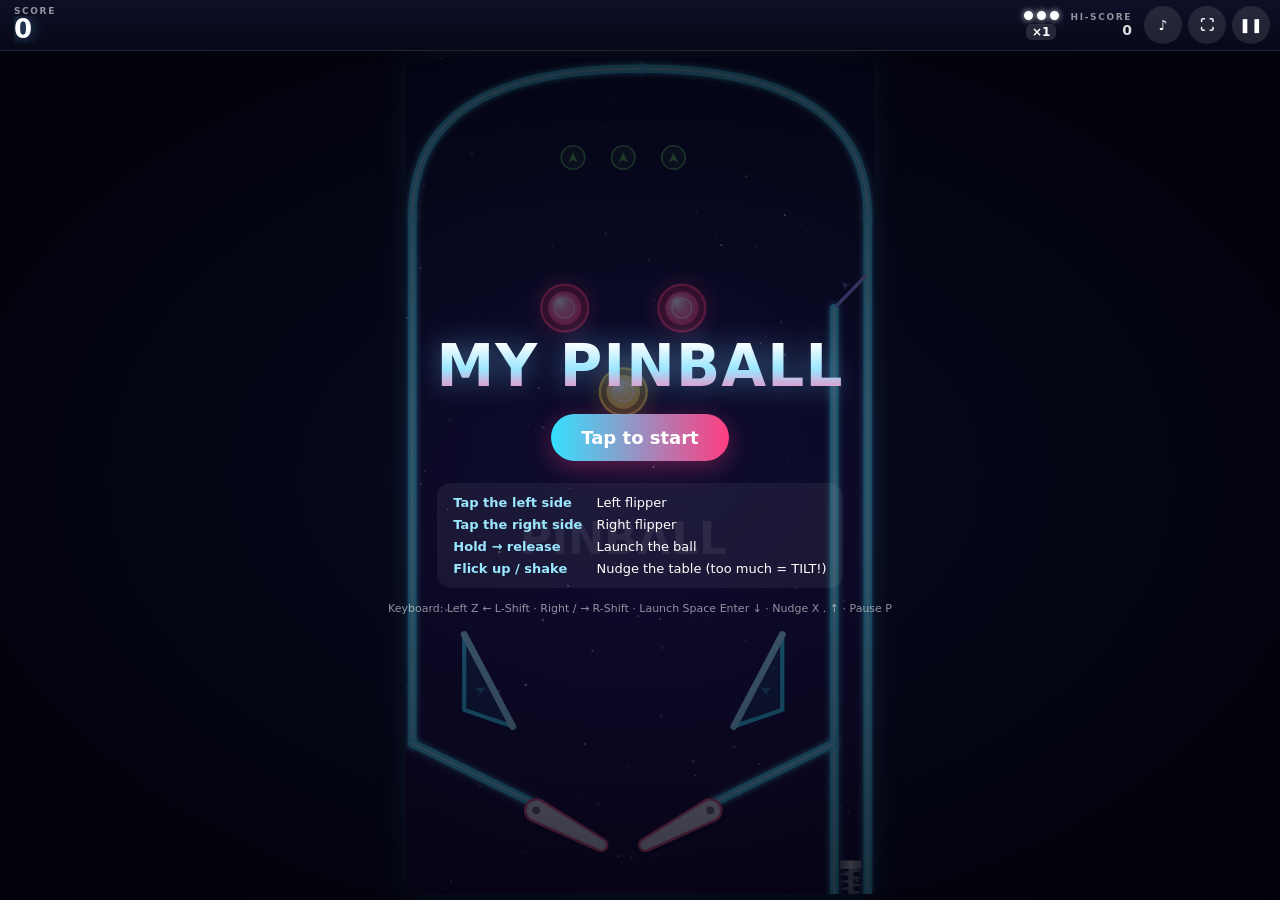
<file: samples/standard.html>
<!DOCTYPE html>
<!-- Made with Pinball Maker. Game engine: Copyright (c) 2026 FUJIYAMA2236, MIT License (full text in the script below). -->
<html lang="en">
<head>
<meta charset="utf-8">
<meta name="viewport" content="width=device-width,initial-scale=1,maximum-scale=1,user-scalable=no,viewport-fit=cover">
<meta name="theme-color" content="#0e1028">
<meta name="mobile-web-app-capable" content="yes">
<meta name="apple-mobile-web-app-capable" content="yes">
<meta name="apple-mobile-web-app-status-bar-style" content="black-translucent">
<meta name="generator" content="Pinball Maker">
<title>MY PINBALL</title>
<style>html,body{margin:0;height:100%;background:#04050c;overflow:hidden;overscroll-behavior:none}</style>
</head>
<body>
<div id="pinball"></div>
<script type="application/json" id="pinball-data">{"format":"pinball-maker","version":1,"title":"MY PINBALL","table":{"width":560,"height":1000,"mirrorX":260,"bg1":"#0a0f2e","bg2":"#1d0b3d","pattern":"stars","wallColor":"#4de8ff","ballColor":"#eef2ff","balls":3,"gravity":1,"ballSave":2,"ballSize":12,"bgImage":"","bgFit":"cover","bgAlpha":0.8,"bgArea":"frame","bgZoom":1,"bgX":0,"bgY":0,"bgBase":"","nudge":true,"shake":true,"tilt":true,"tiltWarnings":2,"keysLeft":"KeyZ ArrowLeft ShiftLeft","keysRight":"Slash ArrowRight ShiftRight","keysLaunch":"Space Enter ArrowDown","keysNudgeL":"KeyX","keysNudgeR":"Period","keysNudgeUp":"ArrowUp","lang":"auto"},"objects":[{"id":"o1","type":"wall","x1":552,"y1":1000,"x2":552,"y2":190,"thick":5,"color":"","bounce":0.45},{"id":"o2","type":"curve","x1":552,"y1":190,"cx":552,"cy":14,"x2":280,"y2":14,"thick":5,"color":"","bounce":0.45},{"id":"o3","type":"curve","x1":280,"y1":14,"cx":8,"cy":14,"x2":8,"y2":190,"thick":5,"color":"","bounce":0.45},{"id":"o4","type":"wall","x1":8,"y1":190,"x2":8,"y2":820,"thick":5,"color":"","bounce":0.45},{"id":"o5","type":"wall","x1":512,"y1":1000,"x2":512,"y2":300,"thick":5,"color":"","bounce":0.45},{"id":"o6","type":"gate","x1":549,"y1":262,"x2":515,"y2":297,"color":"#9aa4ff"},{"id":"o7","type":"plunger","x":532,"y":960,"power":2300,"color":"#c0c6d8"},{"id":"o8","type":"wall","x1":8,"y1":820,"x2":150,"y2":890,"thick":5,"color":"","bounce":0.45},{"id":"o9","type":"wall","x1":512,"y1":820,"x2":370,"y2":890,"thick":5,"color":"","bounce":0.45},{"id":"o10","type":"flipper","x":156,"y":900,"side":"left","button":"auto","length":88,"angle":28,"sweep":58,"power":1,"color":"#ffffff"},{"id":"o11","type":"flipper","x":364,"y":900,"side":"right","button":"auto","length":88,"angle":28,"sweep":58,"power":1,"color":"#ffffff"},{"id":"o12","type":"slingshot","x1":70,"y1":690,"x2":128,"y2":800,"x3":70,"y3":780,"color":"#36e0ff","score":10,"power":560},{"id":"o13","type":"slingshot","x1":450,"y1":690,"x2":392,"y2":800,"x3":450,"y3":780,"color":"#36e0ff","score":10,"power":560},{"id":"o14","type":"bumper","x":190,"y":300,"r":28,"color":"#ff3d81","score":100,"power":620},{"id":"o15","type":"bumper","x":330,"y":300,"r":28,"color":"#ff3d81","score":100,"power":620},{"id":"o16","type":"bumper","x":260,"y":400,"r":28,"color":"#ffd23f","score":100,"power":620},{"id":"o17","type":"rollover","x":200,"y":120,"r":14,"color":"#7dff6a","score":100,"group":"A"},{"id":"o18","type":"rollover","x":260,"y":120,"r":14,"color":"#7dff6a","score":100,"group":"A"},{"id":"o19","type":"rollover","x":320,"y":120,"r":14,"color":"#7dff6a","score":100,"group":"A"},{"id":"o20","type":"text","x":260,"y":580,"text":"PINBALL","size":52,"color":"#ffffff","angle":0,"alpha":0.2}]}</script>
<script>
function createPinballEngine() {
  /*!
   * Pinball Maker engine
   * Copyright (c) 2026 FUJIYAMA2236
   *
   * Permission is hereby granted, free of charge, to any person obtaining a copy
   * of this software and associated documentation files (the "Software"), to deal
   * in the Software without restriction, including without limitation the rights
   * to use, copy, modify, merge, publish, distribute, sublicense, and/or sell
   * copies of the Software, and to permit persons to whom the Software is
   * furnished to do so, subject to the following conditions:
   *
   * The above copyright notice and this permission notice shall be included in all
   * copies or substantial portions of the Software.
   *
   * THE SOFTWARE IS PROVIDED "AS IS", WITHOUT WARRANTY OF ANY KIND, EXPRESS OR
   * IMPLIED, INCLUDING BUT NOT LIMITED TO THE WARRANTIES OF MERCHANTABILITY,
   * FITNESS FOR A PARTICULAR PURPOSE AND NONINFRINGEMENT. IN NO EVENT SHALL THE
   * AUTHORS OR COPYRIGHT HOLDERS BE LIABLE FOR ANY CLAIM, DAMAGES OR OTHER
   * LIABILITY, WHETHER IN AN ACTION OF CONTRACT, TORT OR OTHERWISE, ARISING FROM,
   * OUT OF OR IN CONNECTION WITH THE SOFTWARE OR THE USE OR OTHER DEALINGS IN THE
   * SOFTWARE.
   */
  'use strict';

  const VERSION = 1;
  const DEG = Math.PI / 180;
  const STEP = 1 / 600;        // 物理演算の固定ステップ（秒）
  const MAX_SPEED = 3200;      // ボールの最高速度
  const GRAVITY = 1500;        // 重力 1.0 のときの加速度
  const PLUNGER_TRAVEL = 28;   // 発射台を引ける距離
  const NUDGE_SPEED = 320;     // 台を揺らしたときにボールへ加わる速さ
  const FONT = 'system-ui,-apple-system,"Hiragino Sans","Noto Sans JP","Yu Gothic UI","Meiryo",sans-serif';

  // ================================================================
  //  データ形式（プロジェクト）
  // ================================================================
  const TABLE_DEFAULTS = {
    width: 560, height: 1000, mirrorX: 280,
    bg1: '#0a0f2e', bg2: '#1d0b3d', pattern: 'stars',
    wallColor: '#4de8ff', ballColor: '#eef2ff',
    balls: 3, gravity: 1, ballSave: 2, ballSize: 12,
    // 背景画像（data URL）。bgArea: 'frame' は外枠の内側だけ / 'table' はテーブル全体
    // bgBase は画像の後ろに敷く色（'' なら背景のグラデーションが透ける）
    bgImage: '', bgFit: 'cover', bgAlpha: 0.8, bgArea: 'frame', bgZoom: 1, bgX: 0, bgY: 0, bgBase: '',
    nudge: true, shake: true, tilt: true, tiltWarnings: 2, // 台揺らし・TILT
    // パソコンのキー割り当て（KeyboardEvent.code をスペース区切りで並べる）
    keysLeft: 'KeyZ ArrowLeft ShiftLeft', keysRight: 'Slash ArrowRight ShiftRight', keysLaunch: 'Space Enter ArrowDown',
    keysNudgeL: 'KeyX', keysNudgeR: 'Period', keysNudgeUp: 'ArrowUp',
    lang: 'auto',                                          // ゲーム画面の言語: auto / ja / en
  };

  const OBJECT_DEFAULTS = {
    wall:       { x1: 0, y1: 0, x2: 120, y2: 0, thick: 5, color: '', bounce: 0.45 },
    curve:      { x1: 0, y1: 0, cx: 60, cy: -60, x2: 120, y2: 0, thick: 5, color: '', bounce: 0.45 },
    bumper:     { x: 0, y: 0, r: 28, color: '#ff3d81', score: 100, power: 620 },
    slingshot:  { x1: 0, y1: 0, x2: 55, y2: 110, x3: 0, y3: 90, color: '#36e0ff', score: 10, power: 560 },
    // side は形（どちら向きか）、button は動かすボタン（'auto' なら side と同じ）
    flipper:    { x: 0, y: 0, side: 'left', button: 'auto', length: 88, angle: 28, sweep: 58, power: 1, color: '#ffffff' },
    post:       { x: 0, y: 0, r: 7, color: '#d6dcff', bounce: 0.6 },
    target:     { x1: 0, y1: 0, x2: 0, y2: 32, color: '#ffd23f', score: 200, group: 'A' },
    droptarget: { x1: 0, y1: 0, x2: 0, y2: 32, color: '#ff8a3d', score: 500, group: 'A' },
    rollover:   { x: 0, y: 0, r: 14, color: '#7dff6a', score: 100, group: 'A' },
    hole:       { x: 0, y: 0, r: 18, color: '#b07bff', score: 1000, angle: 90, power: 800, hold: 1 },
    gate:       { x1: 0, y1: 0, x2: 40, y2: 0, color: '#9aa4ff' },
    plunger:   { x: 0, y: 0, power: 2300, color: '#c0c6d8' },
    text:       { x: 0, y: 0, text: 'PINBALL', size: 40, color: '#ffffff', angle: 0, alpha: 0.3 },
    deco:       { x: 0, y: 0, r: 14, shape: 'star', color: '#ffd23f', angle: 0, blink: true },
  };

  // 描画順（先に描いたものが下になる）
  const LAYERS = ['text', 'deco', 'rollover', 'hole', 'wall', 'curve', 'gate', 'target', 'droptarget',
    'slingshot', 'post', 'bumper', 'plunger', 'flipper'];
  // ゲーム中に変化しない（キャッシュして描く）パーツ
  const STATIC_TYPES = { text: 1, wall: 1, curve: 1, post: 1 };

  function coerce(src, def) {
    const out = {};
    for (const k in def) {
      const dv = def[k];
      let v = src ? src[k] : undefined;
      if (typeof dv === 'number') { v = Number(v); if (!isFinite(v)) v = dv; }
      else if (typeof dv === 'boolean') v = v === undefined ? dv : !!v;
      else v = v === undefined || v === null ? dv : String(v);
      out[k] = v;
    }
    return out;
  }

  function normalizeProject(src) {
    const p = src && typeof src === 'object' ? src : {};
    const table = coerce(p.table, TABLE_DEFAULTS);
    const used = new Set();
    const objects = [];
    for (const o of Array.isArray(p.objects) ? p.objects : []) {
      if (!o || !OBJECT_DEFAULTS[o.type]) continue;
      const n = coerce(o, OBJECT_DEFAULTS[o.type]);
      let id = o.id ? String(o.id) : '';
      while (!id || used.has(id)) id = newId();
      used.add(id);
      objects.push(Object.assign({ id, type: o.type }, n));
    }
    return { format: 'pinball-maker', version: VERSION, title: String(p.title || 'MY PINBALL'), table, objects };
  }

  function newId() { return 'o' + Math.random().toString(36).slice(2, 9); }

  // ================================================================
  //  幾何ユーティリティ
  // ================================================================
  function clamp(v, a, b) { return v < a ? a : v > b ? b : v; }

  function bezierPts(o) {
    const len = Math.hypot(o.cx - o.x1, o.cy - o.y1) + Math.hypot(o.x2 - o.cx, o.y2 - o.cy);
    const n = clamp(Math.round(len / 14), 4, 48);
    const pts = [];
    for (let i = 0; i <= n; i++) {
      const t = i / n, u = 1 - t;
      pts.push([u * u * o.x1 + 2 * u * t * o.cx + t * t * o.x2, u * u * o.y1 + 2 * u * t * o.cy + t * t * o.y2]);
    }
    return pts;
  }

  function flipperGeom(o) {
    const rest = (o.side === 'right' ? 180 - o.angle : o.angle) * DEG;
    const up = o.side === 'right' ? rest + o.sweep * DEG : rest - o.sweep * DEG;
    const r1 = clamp(o.length * 0.15, 8, 16);
    return { rest, up, r1, r2: r1 * 0.55 };
  }

  // スリングショットの「はじく面」(p1-p2) の外向き法線（p3 と反対側）
  function slingNormal(o) {
    const dx = o.x2 - o.x1, dy = o.y2 - o.y1, l = Math.hypot(dx, dy) || 1;
    let nx = -dy / l, ny = dx / l;
    if ((o.x3 - (o.x1 + o.x2) / 2) * nx + (o.y3 - (o.y1 + o.y2) / 2) * ny > 0) { nx = -nx; ny = -ny; }
    return [nx, ny];
  }

  // ワンウェイゲートの通過方向
  function gateNormal(o) {
    const dx = o.x2 - o.x1, dy = o.y2 - o.y1, l = Math.hypot(dx, dy) || 1;
    return [-dy / l, dx / l];
  }

  // フリッパーを動かすボタン（形の向き side とは別に選べる）
  function flipperButton(o) { return o.button === 'left' || o.button === 'right' ? o.button : o.side; }

  function segDist(px, py, ax, ay, bx, by) {
    const dx = bx - ax, dy = by - ay, l2 = dx * dx + dy * dy;
    const t = l2 ? clamp(((px - ax) * dx + (py - ay) * dy) / l2, 0, 1) : 0;
    return Math.hypot(px - ax - dx * t, py - ay - dy * t);
  }

  function centerOf(o) {
    if (o.x !== undefined) return [o.x, o.y];
    if (o.x3 !== undefined) return [(o.x1 + o.x2 + o.x3) / 3, (o.y1 + o.y2 + o.y3) / 3];
    return [(o.x1 + o.x2) / 2, (o.y1 + o.y2) / 2];
  }

  // ================================================================
  //  色ユーティリティ
  // ================================================================
  function parseColor(c) {
    let h = String(c || '').replace('#', '');
    if (h.length === 3) h = h.split('').map((x) => x + x).join('');
    const n = parseInt(h, 16);
    if (h.length !== 6 || isNaN(n)) return [255, 255, 255];
    return [(n >> 16) & 255, (n >> 8) & 255, n & 255];
  }
  function rgba(c, a) { const v = parseColor(c); return 'rgba(' + v[0] + ',' + v[1] + ',' + v[2] + ',' + a + ')'; }
  function mix(c, d, t) {
    const a = parseColor(c), b = parseColor(d);
    return 'rgb(' + Math.round(a[0] + (b[0] - a[0]) * t) + ',' + Math.round(a[1] + (b[1] - a[1]) * t) + ',' + Math.round(a[2] + (b[2] - a[2]) * t) + ')';
  }
  function luminance(c) { const v = parseColor(c); return (0.299 * v[0] + 0.587 * v[1] + 0.114 * v[2]) / 255; }

  // ================================================================
  //  描画
  // ================================================================
  function circle(ctx, x, y, r) { ctx.beginPath(); ctx.arc(x, y, Math.max(0, r), 0, Math.PI * 2); }

  // 背景画像（data URL のみ。外部URLは読み込まない）。読み込み完了時に onload を呼ぶ
  const imageCache = new Map();
  function getImage(src, onload) {
    if (!src || typeof Image === 'undefined' || !/^data:image\//.test(src)) return null;
    let img = imageCache.get(src);
    if (!img) {
      if (imageCache.size > 4) imageCache.clear();
      img = new Image();
      img.src = src;
      imageCache.set(src, img);
    }
    if (onload && !(img.complete && img.naturalWidth)) img.addEventListener('load', onload, { once: true });
    return img;
  }

  // 背景画像を「外枠の内側」だけに表示するためのマスク。
  // 壁・カーブ壁・フリッパー（と左右フリッパーの先端の間）を線として描き、
  // テーブル内でいちばん広い「囲まれた領域」を塗りつぶして求める。
  // 枠が閉じていなければテーブル全体になる。
  const MASK_SCALE = 0.5;
  let maskCache = { key: '', mask: null };
  function frameMask(project) {
    if (typeof document === 'undefined') return null;
    const T = project.table;
    const parts = project.objects.filter((o) => o.type === 'wall' || o.type === 'curve' || o.type === 'flipper');
    const key = T.width + 'x' + T.height + '|' + parts.map((o) =>
      [o.type, o.x, o.y, o.x1, o.y1, o.x2, o.y2, o.cx, o.cy, o.thick, o.side, o.length, o.angle].join(',')).join(';');
    if (maskCache.key === key) return maskCache.mask;

    const S = MASK_SCALE, mw = Math.max(1, Math.ceil(T.width * S)), mh = Math.max(1, Math.ceil(T.height * S));
    const c = document.createElement('canvas');
    c.width = mw;
    c.height = mh;
    const x = c.getContext('2d');
    x.setTransform(S, 0, 0, S, 0, 0);
    x.lineCap = 'round';
    x.lineJoin = 'round';
    x.strokeStyle = '#000';
    const line = (pts, w) => {
      x.lineWidth = w;
      x.beginPath();
      x.moveTo(pts[0][0], pts[0][1]);
      for (let i = 1; i < pts.length; i++) x.lineTo(pts[i][0], pts[i][1]);
      x.stroke();
    };
    const flips = [];
    for (const o of parts) {
      if (o.type === 'wall') line([[o.x1, o.y1], [o.x2, o.y2]], o.thick * 2);
      else if (o.type === 'curve') line(bezierPts(o), o.thick * 2);
      else {
        const g = flipperGeom(o), tip = [o.x + Math.cos(g.rest) * o.length, o.y + Math.sin(g.rest) * o.length];
        line([[o.x, o.y], tip], g.r1 * 2);
        flips.push({ o, tip });
      }
    }
    // 向かい合う左右フリッパーの先端をつないで、落ち口から下へ広がらないようにする
    for (const a of flips) {
      if (a.o.side !== 'left') continue;
      let best = null;
      for (const b of flips) {
        if (b.o.side === 'right' && b.o.x > a.o.x && Math.abs(b.o.y - a.o.y) < 80 &&
          (!best || Math.abs(b.o.y - a.o.y) < Math.abs(best.o.y - a.o.y))) best = b;
      }
      if (best) line([a.tip, best.tip], 4);
    }

    const px = x.getImageData(0, 0, mw, mh).data, n = mw * mh;
    const wall = new Uint8Array(n);
    for (let i = 0; i < n; i++) wall[i] = px[i * 4 + 3] > 40 ? 1 : 0;
    // テーブルのあちこちから塗りつぶして、いちばん広い領域を選ぶ
    const label = new Int32Array(n), queue = new Int32Array(n);
    const step = Math.max(1, Math.floor(Math.min(mw, mh) / 12));
    let id = 0, best = 0, bestSize = 0;
    for (let sy = step >> 1; sy < mh; sy += step) {
      for (let sx = step >> 1; sx < mw; sx += step) {
        const s = sy * mw + sx;
        if (wall[s] || label[s]) continue;
        id++;
        let head = 0, tail = 0;
        queue[tail++] = s;
        label[s] = id;
        while (head < tail) {
          const i = queue[head++], cx = i % mw;
          if (cx > 0 && !wall[i - 1] && !label[i - 1]) { label[i - 1] = id; queue[tail++] = i - 1; }
          if (cx < mw - 1 && !wall[i + 1] && !label[i + 1]) { label[i + 1] = id; queue[tail++] = i + 1; }
          if (i >= mw && !wall[i - mw] && !label[i - mw]) { label[i - mw] = id; queue[tail++] = i - mw; }
          if (i < n - mw && !wall[i + mw] && !label[i + mw]) { label[i + mw] = id; queue[tail++] = i + mw; }
        }
        if (tail > bestSize) { bestSize = tail; best = id; }
      }
    }
    let mask = null;
    if (best) {
      // 2マス広げて、境目を壁の線の下に隠す
      let region = new Uint8Array(n);
      for (let i = 0; i < n; i++) region[i] = label[i] === best ? 1 : 0;
      for (let k = 0; k < 2; k++) {
        const next = region.slice();
        for (let i = 0; i < n; i++) {
          if (region[i]) continue;
          const cx = i % mw;
          if ((cx > 0 && region[i - 1]) || (cx < mw - 1 && region[i + 1]) || (i >= mw && region[i - mw]) || (i < n - mw && region[i + mw])) next[i] = 1;
        }
        region = next;
      }
      const out = x.createImageData(mw, mh);
      let x0 = mw, y0 = mh, x1 = 0, y1 = 0;
      for (let i = 0; i < n; i++) {
        if (!region[i]) continue;
        out.data[i * 4 + 3] = 255;
        const cx = i % mw, cy = (i / mw) | 0;
        if (cx < x0) x0 = cx; if (cx > x1) x1 = cx;
        if (cy < y0) y0 = cy; if (cy > y1) y1 = cy;
      }
      const m = document.createElement('canvas');
      m.width = mw;
      m.height = mh;
      m.getContext('2d').putImageData(out, 0, 0);
      mask = { canvas: m, x: x0 / S, y: y0 / S, w: (x1 - x0 + 1) / S, h: (y1 - y0 + 1) / S };
    }
    maskCache = { key, mask };
    return mask;
  }

  // 背景画像を置く位置（テーブル座標の四角形）。合わせ方は「外枠の内側」の大きさが基準
  function bgPlacement(project, img) {
    const T = project.table;
    const mask = T.bgArea === 'table' ? null : frameMask(project);
    const R = mask || { x: 0, y: 0, w: T.width, h: T.height };
    const iw = img.naturalWidth, ih = img.naturalHeight, z = clamp(T.bgZoom, 0.05, 20);
    let w, h;
    if (T.bgFit === 'stretch') { w = R.w * z; h = R.h * z; }
    else {
      const s = (T.bgFit === 'contain' ? Math.min(R.w / iw, R.h / ih) : Math.max(R.w / iw, R.h / ih)) * z;
      w = iw * s; h = ih * s;
    }
    return { x: R.x + R.w / 2 + T.bgX - w / 2, y: R.y + R.h / 2 + T.bgY - h / 2, w, h, mask };
  }

  // 画像を描いてからマスクで切り抜く（はみ出した部分は表示しない）。
  // 下地の色（bgBase）があれば、表示範囲をその色で塗ってから画像を重ねる
  let bgLayer = null;
  function drawBgImage(ctx, project, img) {
    const T = project.table, p = bgPlacement(project, img), alpha = clamp(T.bgAlpha, 0, 1), base = T.bgBase;
    const m = p.mask && ctx.getTransform ? ctx.getTransform() : null;
    if (!m || m.b || m.c) {
      ctx.save();
      ctx.beginPath();
      ctx.rect(0, 0, T.width, T.height);
      ctx.clip();
      if (base) { ctx.fillStyle = base; ctx.fillRect(0, 0, T.width, T.height); }
      ctx.globalAlpha = alpha;
      ctx.drawImage(img, p.x, p.y, p.w, p.h);
      ctx.restore();
      return;
    }
    // 画面に見えている部分だけを作業用キャンバスで合成する
    const vx0 = Math.max(0, Math.floor(m.e)), vy0 = Math.max(0, Math.floor(m.f));
    const vx1 = Math.min(ctx.canvas.width, Math.ceil(m.e + T.width * m.a));
    const vy1 = Math.min(ctx.canvas.height, Math.ceil(m.f + T.height * m.d));
    if (vx1 <= vx0 || vy1 <= vy0) return;
    if (!bgLayer) bgLayer = document.createElement('canvas');
    if (bgLayer.width !== vx1 - vx0 || bgLayer.height !== vy1 - vy0) { bgLayer.width = vx1 - vx0; bgLayer.height = vy1 - vy0; }
    const lc = bgLayer.getContext('2d');
    lc.setTransform(1, 0, 0, 1, 0, 0);
    lc.globalCompositeOperation = 'source-over';
    lc.clearRect(0, 0, bgLayer.width, bgLayer.height);
    lc.setTransform(m.a, 0, 0, m.d, m.e - vx0, m.f - vy0);
    if (base) { lc.fillStyle = base; lc.fillRect(0, 0, T.width, T.height); lc.globalAlpha = alpha; }
    lc.drawImage(img, p.x, p.y, p.w, p.h);
    lc.globalAlpha = 1;
    lc.globalCompositeOperation = 'destination-in';
    lc.drawImage(p.mask.canvas, 0, 0, T.width, T.height);
    lc.globalCompositeOperation = 'source-over';
    ctx.save();
    ctx.setTransform(1, 0, 0, 1, 0, 0);
    ctx.globalAlpha = base ? 1 : alpha;
    ctx.drawImage(bgLayer, vx0, vy0);
    ctx.restore();
  }

  function drawBackground(ctx, T, opts, project) {
    const W = T.width, H = T.height;
    const g = ctx.createLinearGradient(0, 0, 0, H);
    g.addColorStop(0, T.bg1);
    g.addColorStop(1, T.bg2);
    ctx.fillStyle = g;
    ctx.fillRect(0, 0, W, H);
    const img = getImage(T.bgImage, opts && opts.onImage);
    if (img && img.complete && img.naturalWidth) drawBgImage(ctx, project || { table: T, objects: [] }, img);
    const light = luminance(T.bg1) > 0.6;
    const ink = light ? '0,0,0' : '255,255,255';
    ctx.save();
    if (T.pattern === 'stars') {
      let seed = 1234567;
      const rnd = () => (seed = (seed * 16807) % 2147483647) / 2147483647;
      const n = Math.round(W * H / 2600);
      for (let i = 0; i < n; i++) {
        const x = rnd() * W, y = rnd() * H, r = 0.4 + rnd() * rnd() * 1.8;
        ctx.fillStyle = 'rgba(' + ink + ',' + (0.15 + rnd() * 0.6).toFixed(2) + ')';
        circle(ctx, x, y, r);
        ctx.fill();
      }
    } else if (T.pattern === 'grid') {
      ctx.strokeStyle = 'rgba(' + ink + ',0.07)';
      ctx.lineWidth = 1;
      ctx.beginPath();
      for (let x = 0; x <= W; x += 40) { ctx.moveTo(x, 0); ctx.lineTo(x, H); }
      for (let y = 0; y <= H; y += 40) { ctx.moveTo(0, y); ctx.lineTo(W, y); }
      ctx.stroke();
    } else if (T.pattern === 'dots') {
      ctx.fillStyle = 'rgba(' + ink + ',0.12)';
      for (let y = 14; y < H; y += 28) {
        for (let x = (y / 28) % 2 ? 28 : 14; x < W; x += 28) { circle(ctx, x, y, 1.6); ctx.fill(); }
      }
    } else if (T.pattern === 'stripes') {
      ctx.fillStyle = 'rgba(' + ink + ',0.045)';
      for (let x = -H; x < W; x += 56) {
        ctx.beginPath();
        ctx.moveTo(x, H); ctx.lineTo(x + 28, H); ctx.lineTo(x + 28 + H, 0); ctx.lineTo(x + H, 0);
        ctx.fill();
      }
    }
    // 周辺減光
    const v = ctx.createRadialGradient(W / 2, H / 2, Math.min(W, H) * 0.35, W / 2, H / 2, Math.max(W, H) * 0.75);
    v.addColorStop(0, 'rgba(0,0,0,0)');
    v.addColorStop(1, light ? 'rgba(0,0,0,0.08)' : 'rgba(0,0,0,0.35)');
    ctx.fillStyle = v;
    ctx.fillRect(0, 0, W, H);
    ctx.restore();
  }

  function drawRail(ctx, pts, thick, color, glow) {
    ctx.save();
    ctx.lineCap = 'round';
    ctx.lineJoin = 'round';
    ctx.beginPath();
    ctx.moveTo(pts[0][0], pts[0][1]);
    for (let i = 1; i < pts.length; i++) ctx.lineTo(pts[i][0], pts[i][1]);
    if (glow) { ctx.shadowColor = color; ctx.shadowBlur = glow; }
    ctx.strokeStyle = color;
    ctx.lineWidth = thick * 2;
    ctx.stroke();
    ctx.shadowBlur = 0;
    ctx.strokeStyle = 'rgba(255,255,255,0.5)';
    ctx.lineWidth = Math.max(1, thick * 0.5);
    ctx.stroke();
    ctx.restore();
  }

  function arrow(ctx, x, y, ang, size) {
    ctx.save();
    ctx.translate(x, y);
    ctx.rotate(ang);
    ctx.beginPath();
    ctx.moveTo(size, 0);
    ctx.lineTo(-size * 0.6, -size * 0.7);
    ctx.lineTo(-size * 0.2, 0);
    ctx.lineTo(-size * 0.6, size * 0.7);
    ctx.closePath();
    ctx.fill();
    ctx.restore();
  }

  function starPath(ctx, x, y, r, spikes, inner, rot) {
    ctx.beginPath();
    for (let i = 0; i < spikes * 2; i++) {
      const a = rot + i * Math.PI / spikes - Math.PI / 2;
      const rr = i % 2 ? r * inner : r;
      if (i) ctx.lineTo(x + Math.cos(a) * rr, y + Math.sin(a) * rr);
      else ctx.moveTo(x + Math.cos(a) * rr, y + Math.sin(a) * rr);
    }
    ctx.closePath();
  }

  function flipperPath(ctx, x, y, a, L, r1, r2) {
    const ca = Math.cos(a), sa = Math.sin(a), vx = -sa, vy = ca;
    const tx = x + ca * L, ty = y + sa * L;
    ctx.beginPath();
    ctx.moveTo(x + vx * r1, y + vy * r1);
    ctx.lineTo(tx + vx * r2, ty + vy * r2);
    ctx.arc(tx, ty, r2, a + Math.PI / 2, a - Math.PI / 2, true);
    ctx.lineTo(x - vx * r1, y - vy * r1);
    ctx.arc(x, y, r1, a - Math.PI / 2, a + Math.PI / 2, true);
    ctx.closePath();
  }

  // 1つのパーツを描く。s はゲーム中の状態（エディタでは null）
  function drawObject(ctx, o, T, s, opts) {
    const time = opts.time || 0, px = opts.px || 1, ed = !!opts.editor;
    const f = s ? s.flash || 0 : 0;
    const c = o.color || T.wallColor;
    switch (o.type) {
      case 'wall':
        drawRail(ctx, [[o.x1, o.y1], [o.x2, o.y2]], o.thick, c, 8 * px);
        break;
      case 'curve':
        drawRail(ctx, bezierPts(o), o.thick, c, 8 * px);
        break;
      case 'bumper': {
        const r = o.r * (1 + 0.12 * f);
        const halo = ctx.createRadialGradient(o.x, o.y, r * 0.5, o.x, o.y, r * 1.7);
        halo.addColorStop(0, rgba(c, 0.35 + 0.5 * f));
        halo.addColorStop(1, rgba(c, 0));
        ctx.fillStyle = halo;
        circle(ctx, o.x, o.y, r * 1.7); ctx.fill();
        ctx.fillStyle = mix(c, '#000000', 0.45);
        circle(ctx, o.x, o.y, r); ctx.fill();
        ctx.lineWidth = Math.max(2, r * 0.1);
        ctx.strokeStyle = f > 0.3 ? '#ffffff' : c;
        ctx.stroke();
        const cap = ctx.createRadialGradient(o.x - r * 0.25, o.y - r * 0.3, r * 0.05, o.x, o.y, r * 0.75);
        cap.addColorStop(0, '#ffffff');
        cap.addColorStop(0.4, f > 0.3 ? '#ffffff' : mix(c, '#ffffff', 0.45));
        cap.addColorStop(1, c);
        ctx.fillStyle = cap;
        circle(ctx, o.x, o.y, r * 0.72); ctx.fill();
        ctx.strokeStyle = 'rgba(255,255,255,0.65)';
        ctx.lineWidth = 1.5;
        circle(ctx, o.x, o.y, r * 0.42); ctx.stroke();
        break;
      }
      case 'slingshot': {
        const n = slingNormal(o), k = f * 8;
        ctx.save();
        ctx.lineJoin = 'round';
        ctx.beginPath();
        ctx.moveTo(o.x1, o.y1); ctx.lineTo(o.x2, o.y2); ctx.lineTo(o.x3, o.y3); ctx.closePath();
        ctx.fillStyle = rgba(c, 0.16 + 0.35 * f);
        ctx.fill();
        ctx.strokeStyle = c;
        ctx.lineWidth = 5;
        ctx.stroke();
        // インサートライト
        const cx = (o.x1 + o.x2 + o.x3) / 3, cy = (o.y1 + o.y2 + o.y3) / 3;
        ctx.fillStyle = rgba(c, 0.5 + 0.5 * f);
        arrow(ctx, cx, cy, Math.atan2(n[1], n[0]), 7);
        // ゴム（はじく面）
        ctx.beginPath();
        ctx.moveTo(o.x1, o.y1);
        ctx.quadraticCurveTo((o.x1 + o.x2) / 2 + n[0] * k, (o.y1 + o.y2) / 2 + n[1] * k, o.x2, o.y2);
        ctx.lineCap = 'round';
        ctx.lineWidth = 8;
        ctx.strokeStyle = f > 0.2 ? '#ffffff' : mix(c, '#ffffff', 0.55);
        if (f > 0) { ctx.shadowColor = c; ctx.shadowBlur = 14 * px * f; }
        ctx.stroke();
        ctx.restore();
        break;
      }
      case 'flipper': {
        const g = flipperGeom(o);
        const a = s && s.ang !== undefined ? s.ang : g.rest;
        if (ed) {
          ctx.save();
          ctx.setLineDash([4, 4]);
          ctx.strokeStyle = rgba(c, 0.45);
          ctx.lineWidth = 1.5;
          flipperPath(ctx, o.x, o.y, g.up, o.length, g.r1, g.r2);
          ctx.stroke();
          ctx.beginPath();
          ctx.arc(o.x, o.y, o.length, Math.min(g.rest, g.up), Math.max(g.rest, g.up));
          ctx.stroke();
          ctx.restore();
        }
        ctx.save();
        flipperPath(ctx, o.x, o.y, a, o.length, g.r1, g.r2);
        ctx.shadowColor = 'rgba(0,0,0,0.5)';
        ctx.shadowBlur = 6 * px;
        ctx.shadowOffsetY = 3 * px;
        ctx.fillStyle = c;
        ctx.fill();
        ctx.shadowColor = 'transparent';
        ctx.lineWidth = 3;
        ctx.strokeStyle = mix(c, '#ff2a6d', 0.75);
        ctx.stroke();
        ctx.fillStyle = mix(c, '#000000', 0.5);
        circle(ctx, o.x, o.y, g.r1 * 0.35); ctx.fill();
        // エディタでは、形と逆のボタンで動くフリッパーに L / R の印を付ける
        const btn = flipperButton(o);
        if (ed && btn !== o.side) {
          const by = o.y - g.r1 - 10;
          ctx.fillStyle = '#ffd23f';
          circle(ctx, o.x, by, 8); ctx.fill();
          ctx.fillStyle = '#241800';
          ctx.font = '900 11px ' + FONT;
          ctx.textAlign = 'center';
          ctx.textBaseline = 'middle';
          ctx.fillText(btn === 'right' ? 'R' : 'L', o.x, by + 0.5);
        }
        ctx.restore();
        break;
      }
      case 'post': {
        ctx.fillStyle = rgba(c, 0.35);
        circle(ctx, o.x, o.y, o.r + 2.5); ctx.fill();
        const gr = ctx.createRadialGradient(o.x - o.r * 0.3, o.y - o.r * 0.3, 0.5, o.x, o.y, o.r);
        gr.addColorStop(0, '#ffffff');
        gr.addColorStop(1, mix(c, '#000000', 0.3));
        ctx.fillStyle = gr;
        circle(ctx, o.x, o.y, o.r); ctx.fill();
        break;
      }
      case 'target':
      case 'droptarget': {
        const drop = o.type === 'droptarget';
        const down = s && s.down, lit = drop ? !down : (s && s.lit) || ed;
        ctx.save();
        ctx.lineCap = 'round';
        ctx.beginPath();
        ctx.moveTo(o.x1, o.y1); ctx.lineTo(o.x2, o.y2);
        if (drop && down) {
          ctx.setLineDash([3, 4]);
          ctx.strokeStyle = rgba(c, 0.4);
          ctx.lineWidth = 3;
          ctx.stroke();
        } else {
          if (lit || f > 0) { ctx.shadowColor = c; ctx.shadowBlur = (8 + 10 * f) * px; }
          ctx.strokeStyle = f > 0.4 ? '#ffffff' : lit ? c : mix(c, '#000000', 0.55);
          ctx.lineWidth = 10;
          ctx.stroke();
          ctx.shadowBlur = 0;
          ctx.strokeStyle = 'rgba(255,255,255,' + (lit ? 0.7 : 0.25) + ')';
          ctx.lineWidth = 2.5;
          ctx.stroke();
        }
        ctx.restore();
        break;
      }
      case 'rollover': {
        const lit = s && s.lit;
        if (lit || f > 0) {
          const gl = ctx.createRadialGradient(o.x, o.y, 0, o.x, o.y, o.r * 2);
          gl.addColorStop(0, rgba(c, 0.6));
          gl.addColorStop(1, rgba(c, 0));
          ctx.fillStyle = gl;
          circle(ctx, o.x, o.y, o.r * 2); ctx.fill();
        }
        ctx.fillStyle = lit ? c : rgba(c, 0.14);
        circle(ctx, o.x, o.y, o.r); ctx.fill();
        ctx.lineWidth = 2;
        ctx.strokeStyle = rgba(c, lit ? 1 : 0.7);
        ctx.stroke();
        ctx.fillStyle = lit ? 'rgba(0,0,0,0.45)' : rgba(c, 0.8);
        arrow(ctx, o.x, o.y + o.r * 0.1, -Math.PI / 2, o.r * 0.55);
        break;
      }
      case 'hole': {
        const hold = s && s.holding;
        const pulse = hold ? 0.5 + 0.5 * Math.sin(time * 18) : 0;
        const gl = ctx.createRadialGradient(o.x, o.y, o.r * 0.6, o.x, o.y, o.r * 1.8);
        gl.addColorStop(0, rgba(c, 0.3 + 0.5 * pulse));
        gl.addColorStop(1, rgba(c, 0));
        ctx.fillStyle = gl;
        circle(ctx, o.x, o.y, o.r * 1.8); ctx.fill();
        const inner = ctx.createRadialGradient(o.x, o.y, 0, o.x, o.y, o.r);
        inner.addColorStop(0, '#000000');
        inner.addColorStop(0.7, '#05030a');
        inner.addColorStop(1, mix(c, '#000000', 0.55));
        ctx.fillStyle = inner;
        circle(ctx, o.x, o.y, o.r); ctx.fill();
        ctx.lineWidth = 3;
        ctx.strokeStyle = hold ? '#ffffff' : c;
        ctx.stroke();
        if (ed) {
          const a = o.angle * DEG, L = o.r + 26;
          ctx.save();
          ctx.strokeStyle = rgba(c, 0.8);
          ctx.fillStyle = rgba(c, 0.8);
          ctx.lineWidth = 2;
          ctx.setLineDash([4, 3]);
          ctx.beginPath();
          ctx.moveTo(o.x + Math.cos(a) * o.r, o.y + Math.sin(a) * o.r);
          ctx.lineTo(o.x + Math.cos(a) * L, o.y + Math.sin(a) * L);
          ctx.stroke();
          ctx.setLineDash([]);
          arrow(ctx, o.x + Math.cos(a) * L, o.y + Math.sin(a) * L, a, 7);
          ctx.restore();
        }
        break;
      }
      case 'gate': {
        const n = gateNormal(o);
        ctx.save();
        ctx.lineCap = 'round';
        ctx.strokeStyle = f > 0.2 ? '#ffffff' : c;
        ctx.lineWidth = 4;
        ctx.beginPath();
        ctx.moveTo(o.x1, o.y1); ctx.lineTo(o.x2, o.y2);
        ctx.stroke();
        ctx.fillStyle = rgba(c, ed ? 0.95 : 0.55);
        const mx = (o.x1 + o.x2) / 2, my = (o.y1 + o.y2) / 2;
        arrow(ctx, mx + n[0] * 9, my + n[1] * 9, Math.atan2(n[1], n[0]), ed ? 8 : 6);
        ctx.restore();
        break;
      }
      case 'plunger': {
        const pull = s ? s.pull || 0 : 0;
        const top = o.y + pull * PLUNGER_TRAVEL, bottom = Math.min(T.height, o.y + 90);
        ctx.save();
        // バネ
        ctx.strokeStyle = mix(c, '#000000', 0.25);
        ctx.lineWidth = 2;
        ctx.beginPath();
        const n = 7, sy = top + 10, h = (bottom - sy) / n;
        ctx.moveTo(o.x, sy);
        for (let i = 0; i < n; i++) {
          ctx.lineTo(o.x + (i % 2 ? -9 : 9), sy + h * (i + 0.5));
        }
        ctx.lineTo(o.x, bottom);
        ctx.stroke();
        ctx.fillStyle = mix(c, '#000000', 0.15);
        ctx.fillRect(o.x - 3, top + 4, 6, bottom - top - 4);
        // ヘッド
        const hg = ctx.createLinearGradient(o.x - 13, 0, o.x + 13, 0);
        hg.addColorStop(0, mix(c, '#000000', 0.3));
        hg.addColorStop(0.5, '#ffffff');
        hg.addColorStop(1, mix(c, '#000000', 0.3));
        ctx.fillStyle = hg;
        ctx.fillRect(o.x - 13, top, 26, 10);
        if (ed) {
          ctx.setLineDash([3, 3]);
          ctx.strokeStyle = 'rgba(255,255,255,0.6)';
          ctx.lineWidth = 1.5;
          circle(ctx, o.x, o.y - T.ballSize - 2, T.ballSize);
          ctx.stroke();
        }
        ctx.restore();
        break;
      }
      case 'text': {
        ctx.save();
        ctx.translate(o.x, o.y);
        ctx.rotate(o.angle * DEG);
        ctx.globalAlpha = clamp(o.alpha, 0, 1);
        ctx.font = '900 ' + o.size + 'px ' + FONT;
        ctx.textAlign = 'center';
        ctx.textBaseline = 'middle';
        ctx.fillStyle = c;
        const lines = String(o.text).split('\n');
        lines.forEach((ln, i) => ctx.fillText(ln, 0, (i - (lines.length - 1) / 2) * o.size * 1.1));
        ctx.restore();
        break;
      }
      case 'deco': {
        let alpha = 1;
        if (o.blink && !ed) alpha = 0.3 + 0.7 * (0.5 + 0.5 * Math.sin(time * 4 + o.x * 0.05 + o.y * 0.03));
        ctx.save();
        ctx.globalAlpha = alpha;
        ctx.fillStyle = c;
        if (!opts.cheap) { ctx.shadowColor = c; ctx.shadowBlur = 10 * px * alpha; }
        const r = o.r, a = o.angle * DEG;
        if (o.shape === 'circle') { circle(ctx, o.x, o.y, r); ctx.fill(); }
        else if (o.shape === 'arrow') { arrow(ctx, o.x, o.y, a - Math.PI / 2, r); }
        else if (o.shape === 'diamond') { starPath(ctx, o.x, o.y, r, 2, 0.55, a); ctx.fill(); }
        else if (o.shape === 'heart') {
          ctx.translate(o.x, o.y); ctx.rotate(a); ctx.scale(r / 16, r / 16);
          ctx.beginPath();
          ctx.moveTo(0, 14);
          ctx.bezierCurveTo(-24, -2, -12, -20, 0, -8);
          ctx.bezierCurveTo(12, -20, 24, -2, 0, 14);
          ctx.fill();
        } else { starPath(ctx, o.x, o.y, r, 5, 0.45, a); ctx.fill(); }
        ctx.restore();
        break;
      }
    }
  }

  // テーブル全体を描く（エディタのプレビューにも使う）
  function drawScene(ctx, project, opts) {
    opts = opts || {};
    const T = project.table, st = opts.st;
    if (!opts.skipBackground) drawBackground(ctx, T, opts, project);
    for (const type of LAYERS) {
      if (opts.onlyStatic && !STATIC_TYPES[type]) continue;
      if (opts.skipStatic && STATIC_TYPES[type]) continue;
      for (const o of project.objects) {
        if (o.type === type) drawObject(ctx, o, T, st ? st[o.id] : null, opts);
      }
    }
  }

  function drawBall(ctx, x, y, R, color) {
    ctx.fillStyle = 'rgba(0,0,0,0.35)';
    circle(ctx, x + R * 0.25, y + R * 0.35, R); ctx.fill();
    const g = ctx.createRadialGradient(x - R * 0.35, y - R * 0.4, R * 0.1, x, y, R);
    g.addColorStop(0, '#ffffff');
    g.addColorStop(0.45, color);
    g.addColorStop(1, mix(color, '#000000', 0.55));
    ctx.fillStyle = g;
    circle(ctx, x, y, R); ctx.fill();
  }

  // ================================================================
  //  物理シミュレーションとルール（DOMに依存しない）
  // ================================================================
  class Sim {
    constructor(project, emit) {
      this.p = project;
      this.T = project.table;
      this.emit = emit || function () {};
      this.R = clamp(this.T.ballSize, 6, 24);
      this.g = GRAVITY * this.T.gravity;
      this.st = {};
      this.segs = []; this.circles = []; this.flippers = []; this.gates = [];
      this.rollovers = []; this.holes = []; this.groups = {}; this.plunger = null;
      this.input = { left: false, right: false, plunger: false };
      this.prevL = false; this.prevR = false;
      this.timers = [];
      this.acc = 0; this.time = 0;
      this.ball = null;
      this.state = 'idle';
      this.score = 0; this.ballNum = 0; this.mult = 1; this.saveUntil = 0;
      this.danger = 0; this.warnings = 0; this.tilted = false;
      this.nx = 0; this.ny = 0;
      this.build();
    }

    build() {
      for (const o of this.p.objects) {
        const s = this.st[o.id] = { flash: 0, lit: false, down: false, cool: 0, holding: false };
        switch (o.type) {
          case 'wall':
            this.addSeg(o.x1, o.y1, o.x2, o.y2, o.thick, o.bounce, o, 'wall');
            break;
          case 'curve': {
            const pts = bezierPts(o);
            for (let i = 1; i < pts.length; i++) this.addSeg(pts[i - 1][0], pts[i - 1][1], pts[i][0], pts[i][1], o.thick, o.bounce, o, 'wall');
            break;
          }
          case 'slingshot':
            this.addSeg(o.x1, o.y1, o.x2, o.y2, 4, 0.5, o, 'sling').n = slingNormal(o);
            this.addSeg(o.x2, o.y2, o.x3, o.y3, 3, 0.4, o, 'wall');
            this.addSeg(o.x3, o.y3, o.x1, o.y1, 3, 0.4, o, 'wall');
            break;
          case 'target':
            this.addSeg(o.x1, o.y1, o.x2, o.y2, 5, 0.35, o, 'target');
            this.addGroup(o);
            break;
          case 'droptarget':
            this.addSeg(o.x1, o.y1, o.x2, o.y2, 5, 0.3, o, 'drop');
            this.addGroup(o);
            break;
          case 'bumper':
            this.circles.push({ x: o.x, y: o.y, r: o.r, e: 0.6, o, role: 'bumper' });
            break;
          case 'post':
            this.circles.push({ x: o.x, y: o.y, r: o.r, e: o.bounce, o, role: 'post' });
            break;
          case 'flipper': {
            const g = flipperGeom(o);
            this.flippers.push({ o, x: o.x, y: o.y, L: o.length, r1: g.r1, r2: g.r2, rest: g.rest, up: g.up,
              ang: g.rest, omega: 0, vUp: 28 * o.power, vDown: 15, right: flipperButton(o) === 'right' });
            s.ang = g.rest;
            break;
          }
          case 'gate': {
            const n = gateNormal(o);
            this.gates.push({ o, ax: o.x1, ay: o.y1, bx: o.x2, by: o.y2, nx: n[0], ny: n[1] });
            break;
          }
          case 'rollover':
            this.rollovers.push({ o, inside: false });
            this.addGroup(o);
            break;
          case 'hole':
            this.holes.push(o);
            break;
          case 'plunger':
            if (!this.plunger) this.plunger = { o, x: o.x, y: o.y, charge: 0 };
            s.pull = 0;
            break;
        }
      }
      for (const k in this.groups) this.groups[k].sort((a, b) => centerOf(a)[0] - centerOf(b)[0]);
    }

    addSeg(ax, ay, bx, by, r, e, o, role) {
      const s = { ax, ay, bx, by, r, e, o, role, n: null };
      this.segs.push(s);
      return s;
    }

    addGroup(o) {
      const k = o.type + ':' + o.group;
      (this.groups[k] = this.groups[k] || []).push(o);
    }

    after(t, fn) { this.timers.push({ t, fn }); }

    // ---------------------------------------------------------- ゲーム進行
    newGame() {
      this.score = 0; this.ballNum = 1; this.mult = 1; this.timers = []; this.saveUntil = 0;
      this.state = 'play';
      for (const id in this.st) {
        const s = this.st[id];
        s.lit = false; s.down = false; s.flash = 0; s.holding = false; s.cool = 0;
      }
      this.serve();
    }

    serve() {
      const p = this.plunger, R = this.R;
      if (p) {
        this.ball = { x: p.x, y: p.y - R - 1, vx: 0, vy: 0, launched: false, held: null };
      } else {
        this.ball = { x: this.T.mirrorX, y: R * 4, vx: 0, vy: 0, launched: true, held: null };
        this.saveUntil = this.time + this.T.ballSave;
      }
      this.stuckT = 0; this.stuckN = 0; this.stuckX = this.ball.x; this.stuckY = this.ball.y;
      this.danger = 0; this.warnings = 0; this.tilted = false;
      this.emit('serve', {});
    }

    // 台を揺らす。(dx, dy) はボールを押す向き（長さ1）。揺らしすぎると警告 → TILT
    nudge(dx, dy) {
      if (this.state !== 'play' || !this.T.nudge || this.tilted) return false;
      const b = this.ball;
      if (!b || this.ballOnPlunger()) return false; // 発射前・ボールがない間は揺らしても意味がない
      if (!b.held) {
        b.vx += dx * NUDGE_SPEED;
        b.vy += dy * NUDGE_SPEED;
      }
      this.emit('nudge', { dx, dy });
      if (!this.T.tilt) return true;
      this.danger += 0.8;
      if (this.danger >= 2) {
        this.danger = 0.8;
        this.warnings++;
        if (this.warnings > this.T.tiltWarnings) {
          this.tilted = true;
          this.saveUntil = 0;
          this.emit('tilt', {});
        } else {
          this.emit('warning', { n: this.warnings, last: this.warnings === this.T.tiltWarnings });
        }
      }
      return true;
    }

    drain() {
      this.ball = null;
      if (this.time < this.saveUntil) {
        this.saveUntil = 0;
        this.emit('save', {});
        this.after(1.0, () => this.serve());
        return;
      }
      this.mult = 1;
      this.emit('drain', {});
      if (this.ballNum >= this.T.balls) {
        this.state = 'over';
        this.emit('over', { score: this.score });
        return;
      }
      this.ballNum++;
      this.after(1.3, () => { this.serve(); this.emit('ball', { n: this.ballNum }); });
    }

    // テーブルの外へ飛び出したとき：ボールは失わずに出し直す
    lost() {
      this.ball = null;
      this.emit('msg', { text: 'OUT!', color: '#ff8a3d' });
      this.after(0.8, () => this.serve());
    }

    addScore(pts, x, y) {
      if (!pts || this.state !== 'play' || this.tilted) return;
      const v = Math.round(pts * this.mult);
      this.score += v;
      this.emit('score', { v, x, y });
    }

    ballOnPlunger() {
      const b = this.ball, p = this.plunger;
      if (!b || !p || b.held) return false;
      const top = p.y + this.st[p.o.id].pull * PLUNGER_TRAVEL;
      return Math.abs(b.x - p.x) < 20 && b.y > top - this.R - 16 && b.y < top + 4 &&
        Math.abs(b.vy) < 220 && Math.abs(b.vx) < 220;
    }

    get saveActive() { return this.time < this.saveUntil; }

    checkGroup(o) {
      const list = this.groups[o.type + ':' + o.group];
      if (!list) return;
      const key = o.type === 'droptarget' ? 'down' : 'lit';
      if (!list.every((x) => this.st[x.id][key])) return;
      const [cx, cy] = centerOf(o);
      if (o.type === 'rollover') {
        this.addScore(1000 * list.length, cx, cy);
        if (list.length >= 2 && this.mult < 5) {
          this.mult++;
          this.emit('msg', { text: '×' + this.mult + ' MULTIPLIER', color: '#ffd23f' });
        } else {
          this.emit('msg', { text: 'LANES COMPLETE!', color: o.color });
        }
        this.after(0.6, () => list.forEach((x) => { this.st[x.id].lit = false; this.st[x.id].flash = 1; }));
      } else if (o.type === 'target') {
        this.addScore(1500 * list.length, cx, cy);
        this.emit('msg', { text: 'TARGETS COMPLETE!', color: o.color });
        this.after(0.6, () => list.forEach((x) => { this.st[x.id].lit = false; this.st[x.id].flash = 1; }));
      } else {
        this.addScore(1500 * list.length, cx, cy);
        this.emit('msg', { text: 'DROP TARGETS CLEAR!', color: o.color });
        this.after(1.2, () => this.raiseDrops(list));
      }
      this.emit('bonus', {});
    }

    raiseDrops(list) {
      const b = this.ball;
      if (b && list.some((o) => segDist(b.x, b.y, o.x1, o.y1, o.x2, o.y2) < this.R + 8)) {
        this.after(0.3, () => this.raiseDrops(list));
        return;
      }
      for (const o of list) { const s = this.st[o.id]; s.down = false; s.flash = 1; }
      this.emit('hit', { kind: 'reset' });
    }

    // フリッパーを押すと点灯中のロールオーバーが横にずれる（レーンチェンジ）
    laneChange(dir) {
      if (this.state !== 'play' || this.tilted) return;
      for (const k in this.groups) {
        if (k.indexOf('rollover:') !== 0) continue;
        const list = this.groups[k];
        if (list.length < 2) continue;
        const lit = list.map((o) => this.st[o.id].lit);
        if (lit.every(Boolean) || !lit.some(Boolean)) continue;
        for (let i = 0; i < list.length; i++) this.st[list[i].id].lit = lit[(i - dir + list.length) % list.length];
      }
    }

    // ---------------------------------------------------------- 物理
    update(dt) {
      dt = Math.min(dt, 0.05);
      this.acc += dt;
      let n = 0;
      while (this.acc >= STEP) {
        this.tick(STEP);
        this.acc -= STEP;
        if (++n > 40) { this.acc = 0; break; }
      }
      for (const id in this.st) {
        const s = this.st[id];
        if (s.flash > 0) s.flash = Math.max(0, s.flash - dt * 3.5);
      }
    }

    tick(dt) {
      this.time += dt;
      for (const id in this.st) { const s = this.st[id]; if (s.cool > 0) s.cool -= dt; }
      if (this.danger > 0) this.danger = Math.max(0, this.danger - dt * 0.5);
      for (let i = this.timers.length - 1; i >= 0; i--) {
        const tm = this.timers[i];
        tm.t -= dt;
        if (tm.t <= 0) { this.timers.splice(i, 1); tm.fn(); }
      }

      // フリッパー（TILT中は動かない）
      const L = this.input.left && !this.tilted, Rt = this.input.right && !this.tilted;
      if (L && !this.prevL) { this.laneChange(-1); this.emit('flip', {}); }
      if (Rt && !this.prevR) { this.laneChange(1); this.emit('flip', {}); }
      this.prevL = L; this.prevR = Rt;
      for (const f of this.flippers) {
        const pressed = f.right ? Rt : L;
        const target = pressed ? f.up : f.rest;
        const diff = target - f.ang, sp = (pressed ? f.vUp : f.vDown) * dt, prev = f.ang;
        f.ang = Math.abs(diff) <= sp ? target : f.ang + Math.sign(diff) * sp;
        f.omega = (f.ang - prev) / dt;
        this.st[f.o.id].ang = f.ang;
      }

      // 発射台
      const p = this.plunger;
      if (p) {
        const ps = this.st[p.o.id];
        if (this.input.plunger && (p.charge > 0 || this.ballOnPlunger())) {
          p.charge = Math.min(1, p.charge + dt / 0.9);
          ps.pull = p.charge;
        } else {
          if (p.charge > 0) this.launch(p.charge);
          p.charge = 0;
          ps.pull = Math.max(0, ps.pull - dt * 14);
        }
      }

      const b = this.ball;
      if (!b) return;

      if (b.held) {
        const h = b.held, o = h.o, k = Math.min(1, dt * 20);
        b.x += (o.x - b.x) * k;
        b.y += (o.y - b.y) * k;
        h.t -= dt;
        if (h.t <= 0) {
          const a = o.angle * DEG, hs = this.st[o.id];
          b.vx = Math.cos(a) * o.power;
          b.vy = Math.sin(a) * o.power;
          b.held = null;
          hs.holding = false; hs.cool = 0.5; hs.flash = 1;
          this.emit('hit', { kind: 'kick' });
        }
        return;
      }

      b.vy += this.g * dt;
      const sp = Math.hypot(b.vx, b.vy);
      if (sp > MAX_SPEED) { b.vx *= MAX_SPEED / sp; b.vy *= MAX_SPEED / sp; }
      b.x += b.vx * dt;
      b.y += b.vy * dt;

      for (const s of this.segs) {
        if (s.role === 'drop' && this.st[s.o.id].down) continue;
        this.collideSeg(s);
      }
      for (const c of this.circles) this.collideCircle(c);
      for (const g of this.gates) this.collideGate(g);
      for (const f of this.flippers) this.collideFlipper(f);
      if (p) {
        const top = p.y + this.st[p.o.id].pull * PLUNGER_TRAVEL;
        this.contact(p.x, top, 0, 0.1, 0, 0, p.x - 15, p.x + 15);
      }

      // センサー類
      for (const r of this.rollovers) {
        const o = r.o, d = Math.hypot(b.x - o.x, b.y - o.y);
        if (!r.inside && d < o.r) {
          r.inside = true;
          const s = this.st[o.id];
          s.flash = 1;
          this.addScore(o.score, o.x, o.y);
          this.emit('hit', { kind: 'roll' });
          if (!s.lit && !this.tilted) { s.lit = true; this.checkGroup(o); }
        } else if (r.inside && d > o.r + this.R) r.inside = false;
      }
      for (const o of this.holes) {
        const s = this.st[o.id];
        if (s.cool > 0 || this.tilted) continue;
        if (Math.hypot(b.x - o.x, b.y - o.y) < o.r * 0.75 && sp < 1700) {
          b.held = { o, t: o.hold };
          b.vx = b.vy = 0;
          s.holding = true;
          this.addScore(o.score, o.x, o.y);
          this.emit('hit', { kind: 'hole' });
          break;
        }
      }

      // 落下・場外
      const T = this.T;
      if (b.y > T.height + this.R * 2) { this.drain(); return; }
      if (b.x < -80 || b.x > T.width + 80 || b.y < -300) { this.lost(); return; }

      // ボールが止まって動かなくなったら少し揺らす
      this.stuckT += dt;
      if (this.stuckT >= 1) {
        const moved = Math.hypot(b.x - this.stuckX, b.y - this.stuckY);
        if (moved < 5 && !L && !Rt && !this.ballOnPlunger()) {
          if (++this.stuckN >= 3) {
            b.vy = -600; b.vx = (Math.random() - 0.5) * 500;
            this.stuckN = 0;
            this.emit('msg', { text: 'NUDGE!', color: '#9aa4ff' });
          }
        } else this.stuckN = 0;
        this.stuckX = b.x; this.stuckY = b.y; this.stuckT = 0;
      }
    }

    launch(charge) {
      const b = this.ball, p = this.plunger;
      if (!b || b.held) return;
      const top = p.y + this.st[p.o.id].pull * PLUNGER_TRAVEL;
      if (Math.abs(b.x - p.x) > 22 || b.y < top - this.R - 20 || b.y > top + 4) return;
      b.vy = -p.o.power * (0.3 + 0.7 * charge);
      b.vx = 0;
      if (!b.launched) { b.launched = true; this.saveUntil = this.time + this.T.ballSave; }
      this.emit('launch', { charge });
    }

    // 点(qx,qy)（半径rad）とボールの接触を解決する。
    // 接触していなければ -1、接触していれば衝突速度（離れる方向なら0）を返す。
    // xmin/xmax を渡すと、水平な線分（発射台）として扱う
    contact(qx, qy, rad, e, svx, svy, xmin, xmax) {
      const b = this.ball;
      if (xmin !== undefined) qx = clamp(b.x, xmin, xmax);
      const R = this.R + rad;
      let dx = b.x - qx, dy = b.y - qy;
      const d2 = dx * dx + dy * dy;
      if (d2 >= R * R) return -1;
      const d = Math.sqrt(d2);
      if (d < 1e-6) { dx = 0; dy = -1; } else { dx /= d; dy /= d; }
      this.nx = dx; this.ny = dy;
      b.x = qx + dx * R;
      b.y = qy + dy * R;
      const rvx = b.vx - svx, rvy = b.vy - svy;
      const vn = rvx * dx + rvy * dy;
      if (vn >= 0) return 0;
      const k = -vn < 40 ? 0 : e;
      b.vx = rvx - (1 + k) * vn * dx + svx;
      b.vy = rvy - (1 + k) * vn * dy + svy;
      return -vn;
    }

    collideSeg(s) {
      const b = this.ball;
      const dx = s.bx - s.ax, dy = s.by - s.ay, l2 = dx * dx + dy * dy;
      let t = l2 > 0 ? ((b.x - s.ax) * dx + (b.y - s.ay) * dy) / l2 : 0;
      t = t < 0 ? 0 : t > 1 ? 1 : t;
      const v = this.contact(s.ax + dx * t, s.ay + dy * t, s.r, s.e, 0, 0);
      if (v < 0) return;
      const o = s.o, st = this.st[o.id];
      switch (s.role) {
        case 'wall':
          if (v > 260) this.emit('hit', { kind: 'wall', v });
          break;
        case 'sling':
          if (v > 50 && st.cool <= 0 && !this.tilted && t > 0.06 && t < 0.94) {
            const nx = s.n[0], ny = s.n[1], vn = b.vx * nx + b.vy * ny;
            if (vn < o.power) { b.vx += nx * (o.power - vn); b.vy += ny * (o.power - vn); }
            st.flash = 1; st.cool = 0.12;
            this.addScore(o.score, (o.x1 + o.x2) / 2, (o.y1 + o.y2) / 2);
            this.emit('hit', { kind: 'sling' });
          }
          break;
        case 'target':
          if (v > 30 && st.cool <= 0 && !this.tilted) {
            st.cool = 0.25; st.flash = 1;
            this.addScore(o.score, (o.x1 + o.x2) / 2, (o.y1 + o.y2) / 2);
            this.emit('hit', { kind: 'target' });
            if (!st.lit) { st.lit = true; this.checkGroup(o); }
          }
          break;
        case 'drop':
          if (v > 30 && !this.tilted) {
            st.down = true; st.flash = 1;
            this.addScore(o.score, (o.x1 + o.x2) / 2, (o.y1 + o.y2) / 2);
            this.emit('hit', { kind: 'drop' });
            this.checkGroup(o);
          }
          break;
      }
    }

    collideCircle(c) {
      const v = this.contact(c.x, c.y, c.r, c.e, 0, 0);
      if (v < 0) return;
      const o = c.o, st = this.st[o.id];
      if (c.role === 'bumper') {
        if (st.cool <= 0 && !this.tilted) {
          const b = this.ball, vn = b.vx * this.nx + b.vy * this.ny;
          if (vn < o.power) { b.vx += this.nx * (o.power - vn); b.vy += this.ny * (o.power - vn); }
          st.flash = 1; st.cool = 0.06;
          this.addScore(o.score, o.x, o.y);
          this.emit('hit', { kind: 'bumper' });
        }
      } else if (v > 150) {
        this.emit('hit', { kind: 'post', v });
      }
    }

    collideGate(g) {
      const b = this.ball, dx = g.bx - g.ax, dy = g.by - g.ay, l2 = dx * dx + dy * dy;
      const t = l2 ? ((b.x - g.ax) * dx + (b.y - g.ay) * dy) / l2 : 0;
      if (t < 0 || t > 1) {
        this.contact(t < 0 ? g.ax : g.bx, t < 0 ? g.ay : g.by, 2, 0.3, 0, 0);
        return;
      }
      const qx = g.ax + dx * t, qy = g.ay + dy * t, R = this.R + 2;
      const s = (b.x - qx) * g.nx + (b.y - qy) * g.ny;
      if (s > -R && s < R) this.st[g.o.id].flash = 1;
      if (s <= 0 || s >= R) return;
      const vn = b.vx * g.nx + b.vy * g.ny;
      if (vn >= 0) return;
      b.x += g.nx * (R - s);
      b.y += g.ny * (R - s);
      const k = -vn < 40 ? 0 : 0.3;
      b.vx -= (1 + k) * vn * g.nx;
      b.vy -= (1 + k) * vn * g.ny;
    }

    collideFlipper(f) {
      const b = this.ball, ca = Math.cos(f.ang), sa = Math.sin(f.ang);
      let t = ((b.x - f.x) * ca + (b.y - f.y) * sa) / f.L;
      t = t < 0 ? 0 : t > 1 ? 1 : t;
      const qx = f.x + ca * f.L * t, qy = f.y + sa * f.L * t;
      const rad = f.r1 + (f.r2 - f.r1) * t;
      const R = this.R + rad;
      let dx = b.x - qx, dy = b.y - qy;
      const d2 = dx * dx + dy * dy;
      if (d2 >= R * R) return;
      const d = Math.sqrt(d2);
      if (d < 1e-6) { dx = -sa; dy = ca; } else { dx /= d; dy /= d; }
      b.x = qx + dx * R;
      b.y = qy + dy * R;
      // 接触点の速度（フリッパーの回転による）
      const cx = qx + dx * rad - f.x, cy = qy + dy * rad - f.y;
      const svx = -f.omega * cy, svy = f.omega * cx;
      const rvx = b.vx - svx, rvy = b.vy - svy;
      const vn = rvx * dx + rvy * dy;
      if (vn >= 0) return;
      const k = -vn < 60 ? 0 : 0.3;
      b.vx = rvx - (1 + k) * vn * dx + svx;
      b.vy = rvy - (1 + k) * vn * dy + svy;
    }
  }

  // ================================================================
  //  サウンド（WebAudioで合成。音声ファイルは使わない）
  // ================================================================
  function makeAudio(enabled) {
    let ac = null, master = null, noiseBuf = null;
    const last = {};
    const api = {
      enabled,
      unlock() {
        try {
          if (!ac) {
            const AC = window.AudioContext || window.webkitAudioContext;
            if (!AC) return;
            ac = new AC();
            master = ac.createGain();
            master.gain.value = 0.5;
            master.connect(ac.destination);
            noiseBuf = ac.createBuffer(1, ac.sampleRate * 0.5, ac.sampleRate);
            const d = noiseBuf.getChannelData(0);
            for (let i = 0; i < d.length; i++) d[i] = Math.random() * 2 - 1;
          }
          if (ac.state === 'suspended') ac.resume();
        } catch (e) { /* 音が出せない環境では無音で続行 */ }
      },
      tone(f0, f1, dur, type, vol, delay) {
        if (!ac || !api.enabled) return;
        const t = ac.currentTime + (delay || 0);
        const o = ac.createOscillator(), g = ac.createGain();
        o.type = type;
        o.frequency.setValueAtTime(f0, t);
        if (f1) o.frequency.exponentialRampToValueAtTime(f1, t + dur);
        g.gain.setValueAtTime(vol, t);
        g.gain.exponentialRampToValueAtTime(0.0001, t + dur);
        o.connect(g); g.connect(master);
        o.start(t); o.stop(t + dur + 0.02);
      },
      noise(dur, vol, freq) {
        if (!ac || !api.enabled) return;
        const t = ac.currentTime;
        const src = ac.createBufferSource(), flt = ac.createBiquadFilter(), g = ac.createGain();
        src.buffer = noiseBuf;
        flt.type = 'bandpass';
        flt.frequency.value = freq;
        g.gain.setValueAtTime(vol, t);
        g.gain.exponentialRampToValueAtTime(0.0001, t + dur);
        src.connect(flt); flt.connect(g); g.connect(master);
        src.start(t); src.stop(t + dur + 0.02);
      },
      arp(notes, step, type, vol) { notes.forEach((n, i) => api.tone(n, 0, step * 1.6, type, vol, i * step)); },
      play(name, v) {
        if (!ac || !api.enabled) return;
        const now = performance.now();
        if (last[name] && now - last[name] < 35) return;
        last[name] = now;
        switch (name) {
          case 'bumper': api.tone(380, 900, 0.09, 'square', 0.16); break;
          case 'sling': api.tone(240, 520, 0.07, 'square', 0.13); break;
          case 'flip': api.noise(0.05, 0.35, 1400); break;
          case 'wall': api.tone(170, 80, 0.05, 'triangle', Math.min(0.16, (v || 300) / 3500)); break;
          case 'post': api.tone(760, 480, 0.04, 'sine', 0.12); break;
          case 'target': api.tone(988, 1480, 0.12, 'sine', 0.2); break;
          case 'drop': api.tone(660, 200, 0.15, 'square', 0.12); break;
          case 'roll': api.tone(1400, 2000, 0.06, 'sine', 0.12); break;          case 'hole': api.arp([392, 523, 659], 0.07, 'square', 0.08); break;
          case 'kick': api.noise(0.12, 0.3, 700); break;
          case 'reset': api.arp([440, 660], 0.05, 'sine', 0.1); break;
          case 'bonus': api.arp([523, 659, 784, 1047], 0.08, 'square', 0.09); break;
          case 'launch': api.noise(0.3, 0.35, 500); api.tone(110, 420, 0.25, 'sawtooth', 0.06); break;
          case 'drain': api.tone(420, 55, 0.8, 'sawtooth', 0.12); break;
          case 'save': api.arp([784, 988, 1175, 1568], 0.06, 'triangle', 0.14); break;
          case 'start': api.arp([523, 659, 784, 1047, 1319], 0.07, 'square', 0.08); break;
          case 'over': api.arp([523, 415, 330, 262], 0.16, 'triangle', 0.15); break;
          case 'nudge': api.noise(0.12, 0.5, 180); api.tone(95, 50, 0.12, 'sine', 0.25); break;
          case 'warning': api.arp([880, 880], 0.13, 'square', 0.12); break;
          case 'tilt': api.tone(150, 70, 1.0, 'sawtooth', 0.16); api.tone(156, 73, 1.0, 'square', 0.07); break;
        }
      },
    };
    return api;
  }

  function vibrate(ms) { try { if (navigator.vibrate) navigator.vibrate(ms); } catch (e) { /* 非対応 */ } }

  function storeGet(k) { try { return localStorage.getItem(k); } catch (e) { return null; } }
  function storeSet(k, v) { try { localStorage.setItem(k, v); } catch (e) { /* 保存できない環境 */ } }

  function esc(s) {
    return String(s).replace(/[&<>"']/g, (c) => ({ '&': '&amp;', '<': '&lt;', '>': '&gt;', '"': '&quot;', "'": '&#39;' })[c]);
  }
  function fmt(n) { return Math.round(n).toLocaleString('en-US'); }

  // ================================================================
  //  ゲーム画面（HUD・入力・描画ループ）
  // ================================================================
  const GAME_CSS = [
    '.pb-root{position:fixed;inset:0;display:flex;flex-direction:column;background:#04050c;color:#fff;font-family:' + FONT + ';-webkit-user-select:none;user-select:none;-webkit-touch-callout:none;touch-action:none;overflow:hidden;-webkit-tap-highlight-color:transparent;overscroll-behavior:none;cursor:default}',
    '.pb-root *{box-sizing:border-box}',
    '.pb-hud{position:relative;z-index:3;display:flex;align-items:center;gap:12px;padding:calc(env(safe-area-inset-top,0px) + 6px) calc(env(safe-area-inset-right,0px) + 10px) 6px calc(env(safe-area-inset-left,0px) + 14px);background:linear-gradient(180deg,rgba(14,16,40,.97),rgba(8,10,26,.9));border-bottom:1px solid rgba(255,255,255,.08)}',
    '.pb-label{font-size:9px;letter-spacing:.18em;opacity:.55;font-weight:800}',
    '.pb-scorebox{flex:1;min-width:0}',
    '.pb-score{font-size:26px;font-weight:900;line-height:1.05;font-variant-numeric:tabular-nums;text-shadow:0 0 14px rgba(120,200,255,.55);white-space:nowrap;overflow:hidden;text-overflow:ellipsis}',
    '.pb-stats{display:flex;flex-direction:column;align-items:center;gap:4px}',
    '.pb-balls{display:flex;gap:4px}',
    '.pb-balls i{width:9px;height:9px;border-radius:50%;background:#fff;box-shadow:0 0 6px rgba(255,255,255,.8)}',
    '.pb-balls i.off{background:transparent;border:1.5px solid rgba(255,255,255,.3);box-shadow:none}',
    '.pb-badges{display:flex;gap:4px;align-items:center}',
    '.pb-mult{font-weight:900;font-size:12px;padding:1px 6px;border-radius:6px;background:rgba(255,255,255,.12)}',
    '.pb-mult.up{background:#ffd23f;color:#241800}',
    '.pb-save{font-size:9px;font-weight:900;padding:2px 5px;border-radius:5px;background:#36e0ff;color:#001;display:none;animation:pb-blink .5s infinite alternate}',
    '.pb-save.on{display:block}',
    '.pb-warn{font-size:10px;font-weight:900;padding:1px 5px;border-radius:5px;background:#ffd23f;color:#241800;display:none}',
    '.pb-warn.on{display:block}',
    '.pb-warn.danger{background:#ff3d3d;color:#fff;animation:pb-blink .3s infinite alternate}',
    '.pb-tilt{position:absolute;left:0;right:0;top:40%;text-align:center;font-size:clamp(48px,18vw,96px);font-weight:900;letter-spacing:.12em;color:#ff3d3d;text-shadow:0 0 24px #ff0000,0 4px 0 rgba(0,0,0,.7);pointer-events:none;display:none;animation:pb-flicker .9s infinite}',
    '.pb-tilt.on{display:block}',
    '@keyframes pb-flicker{0%,100%{opacity:1}45%{opacity:1}50%{opacity:.25}55%{opacity:1}}',
    '.pb-hiwrap{text-align:right;min-width:56px}',
    '.pb-hi{font-size:14px;font-weight:800;font-variant-numeric:tabular-nums;opacity:.85}',
    '.pb-btn{appearance:none;-webkit-appearance:none;border:0;width:38px;height:38px;border-radius:50%;background:rgba(255,255,255,.1);color:#fff;font:900 14px ' + FONT + ';display:grid;place-items:center;cursor:pointer;flex:0 0 auto;padding:0}',
    '.pb-btn:active{background:rgba(255,255,255,.28)}',
    '.pb-btn.off{opacity:.4}',
    '.pb-btn[hidden]{display:none}',
    '.pb-stage{position:relative;flex:1;min-height:0;min-width:0}',
    '.pb-canvas{position:absolute;inset:0;width:100%;height:100%;display:block}',
    '.pb-zone{position:absolute;bottom:0;top:50%;width:50%;display:flex;align-items:flex-end;justify-content:center;padding-bottom:calc(env(safe-area-inset-bottom,0px) + 22px);pointer-events:none;opacity:0;transition:opacity .6s}',
    '.pb-zone span{font-size:13px;font-weight:800;padding:7px 14px;border-radius:999px;background:rgba(0,0,0,.55);border:1px solid rgba(255,255,255,.25);white-space:nowrap}',
    '.pb-zone-l{left:0;background:linear-gradient(0deg,rgba(77,232,255,.18),rgba(77,232,255,0));border-right:1px dashed rgba(255,255,255,.18)}',
    '.pb-zone-r{right:0;background:linear-gradient(0deg,rgba(255,61,129,.18),rgba(255,61,129,0))}',
    '.pb-hints .pb-zone{opacity:1}',
    '.pb-launch{position:absolute;left:50%;top:58%;transform:translateX(-50%);font-size:15px;font-weight:900;padding:10px 18px;border-radius:999px;background:rgba(0,0,0,.6);border:2px solid #ffd23f;color:#ffd23f;white-space:nowrap;pointer-events:none;display:none;animation:pb-bob .7s infinite alternate}',
    '.pb-launch.on{display:block}',
    '.pb-msgs{position:absolute;inset:0;pointer-events:none;overflow:hidden}',
    '.pb-msg{position:absolute;left:0;right:0;top:36%;text-align:center;font-size:clamp(22px,7vw,40px);font-weight:900;letter-spacing:.04em;text-shadow:0 0 18px currentColor,0 3px 0 rgba(0,0,0,.7);animation:pb-pop 1.5s ease-out forwards;padding:0 12px}',
    '.pb-overlay{position:absolute;inset:0;display:none;flex-direction:column;align-items:center;justify-content:center;gap:14px;padding:24px;text-align:center;background:radial-gradient(ellipse at center,rgba(12,12,44,.6),rgba(0,0,8,.88));z-index:4}',
    '.pb-overlay.show{display:flex}',
    '.pb-title{font-size:clamp(30px,10vw,58px);font-weight:900;line-height:1.05;letter-spacing:.02em;background:linear-gradient(180deg,#fff 10%,#9be7ff 55%,#ff7ab8);-webkit-background-clip:text;background-clip:text;color:transparent;filter:drop-shadow(0 0 14px rgba(120,200,255,.45));word-break:break-word;max-width:100%}',
    '.pb-sub{font-size:14px;opacity:.75}',
    '.pb-tap{margin-top:4px;font-size:18px;font-weight:900;padding:13px 30px;border-radius:999px;background:linear-gradient(90deg,#36e0ff,#ff3d81);color:#fff;box-shadow:0 6px 24px rgba(255,61,129,.35);animation:pb-pulse 1.2s infinite}',
    '.pb-howto{display:grid;grid-template-columns:auto auto;gap:7px 14px;font-size:13px;text-align:left;margin-top:8px;padding:12px 16px;border-radius:14px;background:rgba(255,255,255,.06)}',
    '.pb-howto b{color:#9be7ff;white-space:nowrap}',
    '.pb-keys{font-size:11px;opacity:.55;display:none}',
    '@media (hover:hover) and (pointer:fine){.pb-keys{display:block}}',
    '.pb-big{font-size:46px;font-weight:900;font-variant-numeric:tabular-nums;line-height:1}',
    '.pb-new{color:#ffd23f;font-weight:900;font-size:18px;animation:pb-blink .45s infinite alternate}',
    '@keyframes pb-pop{0%{transform:scale(.4);opacity:0}12%{transform:scale(1.12);opacity:1}25%{transform:scale(1)}75%{opacity:1}100%{transform:translateY(-36px);opacity:0}}',
    '@keyframes pb-blink{from{opacity:1}to{opacity:.35}}',
    '@keyframes pb-pulse{0%,100%{transform:scale(1)}50%{transform:scale(1.06)}}',
    '@keyframes pb-bob{from{transform:translate(-50%,0)}to{transform:translate(-50%,-6px)}}',
    '.pb-land{flex-direction:row}',
    '.pb-land .pb-hud{flex-direction:column;align-items:stretch;justify-content:center;width:168px;border-bottom:0;border-right:1px solid rgba(255,255,255,.08);padding:12px 12px 12px calc(env(safe-area-inset-left,0px) + 14px)}',
    '.pb-land .pb-stats{align-items:flex-start}',
    '.pb-land .pb-hiwrap{text-align:left}',
    '.pb-land .pb-btns{display:flex;gap:8px}',
    '.pb-btns{display:flex;gap:6px}',
  ].join('\n');

  // ゲーム画面の文字（日本語 / English）
  const STR = {
    ja: {
      sound: 'サウンド切替', full: '全画面', pause: '一時停止',
      zoneL: '◀ 左フリッパー', zoneR: '右フリッパー ▶', launch: '長押し → 離して発射！',
      tapStart: 'タップでスタート', resume: 'タップで再開', again: 'タップでもう一度',
      howL: ['画面の左側をタップ', '左フリッパー'], howR: ['画面の右側をタップ', '右フリッパー'],
      howP: ['長押し → 離す', 'ボールを発射'], howN: '上へサッとはらう', howShake: ' / 振る',
      nudge: '台を揺らす', tiltNote: '（やりすぎるとTILT！）',
      keys: 'キーボード：', keySep: '　／　', kLeft: '左', kRight: '右', kLaunch: '発射', kNudge: '揺らす', kPause: '一時停止',
      tiltLeft: (n) => 'TILTまであと' + n + '回',
    },
    en: {
      sound: 'Sound on/off', full: 'Fullscreen', pause: 'Pause',
      zoneL: '◀ Left flipper', zoneR: 'Right flipper ▶', launch: 'Hold, then release to launch!',
      tapStart: 'Tap to start', resume: 'Tap to resume', again: 'Tap to play again',
      howL: ['Tap the left side', 'Left flipper'], howR: ['Tap the right side', 'Right flipper'],
      howP: ['Hold → release', 'Launch the ball'], howN: 'Flick up', howShake: ' / shake',
      nudge: 'Nudge the table', tiltNote: ' (too much = TILT!)',
      keys: 'Keyboard: ', keySep: '  ·  ', kLeft: 'Left', kRight: 'Right', kLaunch: 'Launch', kNudge: 'Nudge', kPause: 'Pause',
      tiltLeft: (n) => n + ' more until TILT',
    },
  };

  // 表示する言語を決める（テーブルで固定されていなければ、見る人のブラウザの言語）
  function pickLang(T, fallback) {
    if (T.lang === 'ja' || T.lang === 'en') return T.lang;
    if (fallback === 'ja' || fallback === 'en') return fallback;
    const nav = typeof navigator !== 'undefined' ? navigator.language || '' : '';
    return /^ja\b/i.test(nav) ? 'ja' : 'en';
  }

  function gameHTML(S) {
    return '<div class="pb-hud">' +
      '<div class="pb-scorebox"><div class="pb-label">SCORE</div><div class="pb-score">0</div></div>' +
      '<div class="pb-stats"><div class="pb-balls"></div><div class="pb-badges"><div class="pb-mult">×1</div><div class="pb-save">SAVE</div><div class="pb-warn"></div></div></div>' +
      '<div class="pb-hiwrap"><div class="pb-label">HI-SCORE</div><div class="pb-hi">0</div></div>' +
      '<div class="pb-btns">' +
        '<button class="pb-btn pb-snd" type="button" aria-label="' + S.sound + '" title="' + S.sound + '">♪</button>' +
        '<button class="pb-btn pb-full" type="button" aria-label="' + S.full + '" title="' + S.full + '" hidden>⛶</button>' +
        '<button class="pb-btn pb-pause" type="button" aria-label="' + S.pause + '" title="' + S.pause + '">❚❚</button>' +
      '</div>' +
    '</div>' +
    '<div class="pb-stage">' +
      '<canvas class="pb-canvas"></canvas>' +
      '<div class="pb-zone pb-zone-l"><span>' + S.zoneL + '</span></div>' +
      '<div class="pb-zone pb-zone-r"><span>' + S.zoneR + '</span></div>' +
      '<div class="pb-launch">' + S.launch + '</div>' +
      '<div class="pb-tilt">TILT</div>' +
      '<div class="pb-msgs"></div>' +
      '<div class="pb-overlay"></div>' +
    '</div>';
  }

  function injectCSS() {
    if (document.getElementById('pb-style')) return;
    const st = document.createElement('style');
    st.id = 'pb-style';
    st.textContent = GAME_CSS;
    document.head.appendChild(st);
  }

  // キーで操作できる動作。どのキーを使うかはテーブルの設定（keysLeft など）で決める
  const KEY_ACTIONS = [
    { id: 'left', field: 'keysLeft' },
    { id: 'right', field: 'keysRight' },
    { id: 'launch', field: 'keysLaunch' },
    { id: 'nudgeL', field: 'keysNudgeL', dir: [-0.6, -0.8] },   // 左上へ揺らす
    { id: 'nudgeR', field: 'keysNudgeR', dir: [0.6, -0.8] },    // 右上へ揺らす
    { id: 'nudgeUp', field: 'keysNudgeUp', dir: [0, -1] },      // 真上へ揺らす
  ];
  const RESERVED_KEYS = { KeyP: 1, Escape: 1 };                 // 一時停止用（割り当て不可）

  function keyList(T, field) { return String(T[field] || '').split(/\s+/).filter(Boolean); }

  // キー（e.code）→ 動作 の表。同じキーが2つの動作にあれば、先に書いた動作を使う
  function buildKeymap(T) {
    const map = {};
    for (const a of KEY_ACTIONS) for (const c of keyList(T, a.field)) if (!map[c] && !RESERVED_KEYS[c]) map[c] = a;
    return map;
  }

  // e.code を画面に出す名前にする（例 'KeyZ' → 'Z'、'ArrowLeft' → '←'）
  const KEY_NAMES = {
    ArrowLeft: '←', ArrowRight: '→', ArrowUp: '↑', ArrowDown: '↓', Space: 'Space', Enter: 'Enter', Tab: 'Tab',
    Backspace: 'BS', Escape: 'Esc', CapsLock: 'Caps', Slash: '/', Period: '.', Comma: ',', Semicolon: ';',
    Quote: "'", BracketLeft: '[', BracketRight: ']', Backslash: '\\', Minus: '-', Equal: '=', Backquote: '`', IntlYen: '¥',
    IntlRo: ['ろ', 'Ro'], ShiftLeft: ['左Shift', 'L-Shift'], ShiftRight: ['右Shift', 'R-Shift'],
    ControlLeft: ['左Ctrl', 'L-Ctrl'], ControlRight: ['右Ctrl', 'R-Ctrl'], AltLeft: ['左Alt', 'L-Alt'], AltRight: ['右Alt', 'R-Alt'],
  };
  function keyLabel(code, lang) {
    const n = KEY_NAMES[code];
    if (n) return Array.isArray(n) ? n[lang === 'en' ? 1 : 0] : n;
    const m = /^(?:Key|Digit)(.)$/.exec(code) || /^Numpad(.+)$/.exec(code);
    if (m) return code.indexOf('Numpad') === 0 ? 'Num' + m[1] : m[1];
    return code;
  }

  class Game {
    constructor(root, project, opts) {
      this.opts = opts || {};
      this.project = normalizeProject(project);
      this.T = this.project.table;
      this.root = root;
      this.lang = pickLang(this.T, this.opts.lang);
      this.S = STR[this.lang];
      try { document.documentElement.lang = this.lang; } catch (e) { /* 無視 */ }
      injectCSS();
      root.classList.add('pb-root');
      root.innerHTML = gameHTML(this.S);
      const $ = (s) => root.querySelector(s);
      this.el = {
        score: $('.pb-score'), hi: $('.pb-hi'), balls: $('.pb-balls'), mult: $('.pb-mult'), save: $('.pb-save'),
        snd: $('.pb-snd'), full: $('.pb-full'), pause: $('.pb-pause'), stage: $('.pb-stage'),
        launch: $('.pb-launch'), msgs: $('.pb-msgs'), overlay: $('.pb-overlay'),
        warn: $('.pb-warn'), tilt: $('.pb-tilt'),
      };
      this.shakeT = 1; this.shakeX = 0; this.shakeY = 0;
      this.canvas = $('.pb-canvas');
      this.ctx = this.canvas.getContext('2d');
      this.staticLayer = document.createElement('canvas');
      this.audio = makeAudio(storeGet('pinball-sound') !== 'off');
      this.el.snd.classList.toggle('off', !this.audio.enabled);
      this.hiKey = 'pinball-hi:' + this.project.title;
      this.hi = Number(storeGet(this.hiKey)) || 0;
      this.mode = 'title';
      this.time = 0;
      this.popups = [];
      this.trail = [];
      this.keys = { L: false, R: false, P: false };
      this.keymap = buildKeymap(this.T);
      this.held = new Set();          // 押されているキー（e.code）
      this.pointers = new Map();
      this.swipes = new Map();
      this.hud = {};
      this.sim = new Sim(this.project, (t, d) => this.onEvent(t, d));
      this.bind();
      this.resize();
      this.showTitle();
      this.last = performance.now();
      this.loop = this.loop.bind(this);
      requestAnimationFrame(this.loop);
      if (this.opts.autostart) this.start();
    }

    // ---------------------------------------------------------- 入力
    bind() {
      const root = this.root, el = this.el;
      root.addEventListener('pointerdown', (e) => this.onPointerDown(e));
      root.addEventListener('pointermove', (e) => this.onPointerMove(e));
      window.addEventListener('pointerup', (e) => this.onPointerUp(e));
      window.addEventListener('pointercancel', (e) => this.onPointerUp(e));
      root.addEventListener('contextmenu', (e) => e.preventDefault());
      root.addEventListener('touchstart', (e) => { if (!e.target.closest('button')) e.preventDefault(); }, { passive: false });
      root.addEventListener('touchend', () => this.audio.unlock());
      ['touchmove', 'gesturestart', 'dblclick'].forEach((t) => root.addEventListener(t, (e) => e.preventDefault(), { passive: false }));
      window.addEventListener('keydown', (e) => this.onKey(e, true));
      window.addEventListener('keyup', (e) => this.onKey(e, false));
      window.addEventListener('blur', () => this.releaseAll());
      document.addEventListener('visibilitychange', () => { if (document.hidden) { this.releaseAll(); this.pause(); } });
      window.addEventListener('resize', () => this.resize());
      if (window.ResizeObserver) new ResizeObserver(() => this.resize()).observe(el.stage);

      el.snd.addEventListener('click', () => {
        this.audio.enabled = !this.audio.enabled;
        this.audio.unlock();
        el.snd.classList.toggle('off', !this.audio.enabled);
        storeSet('pinball-sound', this.audio.enabled ? 'on' : 'off');
      });
      el.pause.addEventListener('click', () => (this.mode === 'paused' ? this.resume() : this.pause()));
      const fsOK = document.fullscreenEnabled && !this.opts.embedded;
      el.full.hidden = !fsOK;
      el.full.addEventListener('click', () => {
        if (document.fullscreenElement) document.exitFullscreen();
        else document.documentElement.requestFullscreen().catch(() => {});
      });
    }

    releaseAll() {
      this.pointers.clear();
      this.swipes.clear();
      this.held.clear();
      this.keys = { L: false, R: false, P: false };
      this.syncInput();
    }

    onPointerDown(e) {
      if (e.target.closest('button')) return;
      // preventDefault するとクリックでフォーカスが移らないので、自分でキーボード入力を受け取れるようにする
      // （iframe に埋め込まれているとき、外側をクリックした後でもキー操作が効くように）
      try { if (!document.hasFocus()) window.focus(); } catch (err) { /* 無視 */ }
      e.preventDefault();
      this.audio.unlock();
      if (this.mode === 'title') { this.pointers.set(e.pointerId, 'X'); this.start(); return; }
      if (this.mode === 'over') {
        this.pointers.set(e.pointerId, 'X');
        if (performance.now() - this.overAt > 900) this.start();
        return;
      }
      if (this.mode === 'paused') { this.pointers.set(e.pointerId, 'X'); this.resume(); return; }
      const rect = this.root.getBoundingClientRect();
      let side = e.clientX < rect.left + rect.width / 2 ? 'L' : 'R';
      if (this.sim.ballOnPlunger()) side = 'P';
      this.pointers.set(e.pointerId, side);
      if (side !== 'P') this.swipes.set(e.pointerId, { x: e.clientX, y: e.clientY, t: performance.now() });
      this.syncInput();
    }

    // 指をすばやく上へはらう → 台を揺らす（はらった向きにボールを押す）
    onPointerMove(e) {
      const s = this.swipes.get(e.pointerId);
      if (!s || this.mode !== 'play') return;
      if (performance.now() - s.t > 350) { this.swipes.delete(e.pointerId); return; }
      const dx = e.clientX - s.x, dy = e.clientY - s.y, d = Math.hypot(dx, dy);
      if (d >= 40 && dy < -24) {
        this.swipes.delete(e.pointerId);
        this.nudge(dx / d, dy / d);
      }
    }

    onPointerUp(e) {
      this.audio.unlock();
      this.swipes.delete(e.pointerId);
      if (!this.pointers.has(e.pointerId)) return;
      this.pointers.delete(e.pointerId);
      this.syncInput();
    }

    nudge(dx, dy) {
      if (this.mode !== 'play' || !this.sim.nudge(dx, dy)) return;
      this.shakeT = 0;
      this.shakeX = dx;
      this.shakeY = dy;
      this.hideHints();
    }

    // スマホを振る → 台を揺らす（iPhone はスタート時に許可が必要）
    bindMotion() {
      if (this.motionBound || !this.T.nudge || !this.T.shake || typeof DeviceMotionEvent === 'undefined') return;
      const attach = () => {
        if (this.motionBound) return;
        this.motionBound = true;
        let last = null, lastAt = 0;
        window.addEventListener('devicemotion', (e) => {
          let x, y, mag;
          const a = e.acceleration;
          if (a && a.x !== null && a.x !== undefined) {
            x = a.x; y = a.y || 0; mag = Math.hypot(a.x, a.y || 0, a.z || 0);
          } else {
            const g = e.accelerationIncludingGravity;
            if (!g || g.x === null) return;
            if (!last) { last = g; return; }
            x = g.x - last.x; y = (g.y || 0) - (last.y || 0);
            mag = Math.hypot(x, y, (g.z || 0) - (last.z || 0));
            last = { x: g.x, y: g.y, z: g.z };
          }
          const now = performance.now();
          if (mag > 14 && now - lastAt > 450 && this.mode === 'play') {
            lastAt = now;
            const sx = clamp(-x / 20, -0.6, 0.6);
            this.nudge(sx, -Math.sqrt(1 - sx * sx));
          }
        });
      };
      if (typeof DeviceMotionEvent.requestPermission === 'function') {
        if (this.motionAsked) return;
        this.motionAsked = true;
        DeviceMotionEvent.requestPermission().then((r) => { if (r === 'granted') attach(); }).catch(() => {});
      } else attach();
    }

    onKey(e, down) {
      const c = e.code;
      if (e.target && /INPUT|TEXTAREA|SELECT/.test(e.target.tagName)) return;
      const a = this.keymap[c];
      const id = a ? a.id : '', isL = id === 'left', isR = id === 'right', isP = id === 'launch';
      if (a) e.preventDefault();                       // 割り当てたキーはブラウザの動作（スクロールなど）を止める
      if (down && !e.repeat) {
        this.audio.unlock();
        if (a && a.dir && this.mode === 'play') { this.nudge(a.dir[0], a.dir[1]); return; }
        if (c === 'Escape' && this.opts.embedded) { try { window.parent.postMessage({ type: 'pinball-exit' }, '*'); } catch (err) { /* 親がいない */ } return; }
        if (c === 'Escape' || c === 'KeyP') { if (this.mode === 'paused') this.resume(); else this.pause(); return; }
        if (this.mode === 'title' && (isL || isR || isP)) { this.start(); return; }
        if (this.mode === 'over' && isP && performance.now() - this.overAt > 900) { this.start(); return; }
        if (this.mode === 'paused' && isP) { this.resume(); return; }
      }
      if (!isL && !isR && !isP) return;
      if (down) this.held.add(c); else this.held.delete(c);
      // 同じ動作に複数のキーがあっても、どれか1つでも押されていれば押している扱い
      const held = [...this.held].map((k) => this.keymap[k] && this.keymap[k].id);
      this.keys.L = held.indexOf('left') >= 0;
      this.keys.R = held.indexOf('right') >= 0;
      this.keys.P = held.indexOf('launch') >= 0;
      this.syncInput();
    }

    syncInput() {
      let L = this.keys.L, R = this.keys.R, P = this.keys.P;
      for (const v of this.pointers.values()) {
        if (v === 'L') L = true;
        else if (v === 'R') R = true;
        else if (v === 'P') P = true;
      }
      const inp = this.sim.input;
      if (this.mode !== 'play') { inp.left = inp.right = inp.plunger = false; return; }
      if (L && !inp.left) this.hideHints();
      if (R && !inp.right) this.hideHints();
      inp.left = L; inp.right = R; inp.plunger = P;
    }

    // ---------------------------------------------------------- 画面遷移
    start() {
      this.audio.play('start');
      this.overlay(null);
      this.sim.newGame();
      this.mode = 'play';
      this.popups = [];
      this.root.classList.add('pb-hints');
      this.hintTimer = setTimeout(() => this.hideHints(), 7000);
      this.wakeLock();
      this.bindMotion();
      this.syncInput();
    }

    hideHints() {
      clearTimeout(this.hintTimer);
      this.root.classList.remove('pb-hints');
    }

    pause() {
      if (this.mode !== 'play') return;
      this.mode = 'paused';
      this.syncInput();
      this.overlay('<div class="pb-title">PAUSE</div><div class="pb-tap">' + this.S.resume + '</div>');
    }

    resume() {
      if (this.mode !== 'paused') return;
      this.mode = 'play';
      this.overlay(null);
      this.last = performance.now();
      this.syncInput();
    }

    showTitle() {
      const S = this.S, row = (p) => '<b>' + p[0] + '</b><span>' + p[1] + '</span>';
      this.overlay(
        '<div class="pb-title">' + esc(this.project.title) + '</div>' +
        (this.hi ? '<div class="pb-sub">HI-SCORE ' + fmt(this.hi) + '</div>' : '') +
        '<div class="pb-tap">' + S.tapStart + '</div>' +
        '<div class="pb-howto">' + row(S.howL) + row(S.howR) + row(S.howP) +
          (this.T.nudge ? row([S.howN + (this.T.shake ? S.howShake : ''), S.nudge + (this.T.tilt ? S.tiltNote : '')]) : '') +
        '</div>' +
        '<div class="pb-keys">' + this.keysHint() + '</div>'
      );
    }

    // タイトル画面のキー説明（テーブルのキー設定から作る）
    keysHint() {
      const S = this.S, T = this.T;
      const names = (fields) => fields.reduce((all, f) => all.concat(keyList(T, f)), [])
        .filter((c) => this.keymap[c]).slice(0, 3).map((c) => esc(keyLabel(c, this.lang))).join(' ');
      const parts = [[S.kLeft, ['keysLeft']], [S.kRight, ['keysRight']], [S.kLaunch, ['keysLaunch']]];
      if (T.nudge) parts.push([S.kNudge, ['keysNudgeL', 'keysNudgeR', 'keysNudgeUp']]);
      return S.keys + parts.filter((p) => names(p[1])).map((p) => p[0] + ' ' + names(p[1])).join(S.keySep) +
        S.keySep + S.kPause + ' P';
    }

    gameOver(score) {
      this.mode = 'over';
      this.overAt = performance.now();
      const isNew = score > this.hi;
      if (isNew) { this.hi = score; storeSet(this.hiKey, String(score)); }
      this.audio.play('over');
      this.syncInput();
      this.overlay(
        '<div class="pb-title">GAME OVER</div>' +
        '<div class="pb-label">SCORE</div><div class="pb-big">' + fmt(score) + '</div>' +
        (isNew && score > 0 ? '<div class="pb-new">★ NEW RECORD! ★</div>' : '<div class="pb-sub">HI-SCORE ' + fmt(this.hi) + '</div>') +
        '<div class="pb-tap">' + this.S.again + '</div>'
      );
    }

    overlay(html) {
      const o = this.el.overlay;
      if (html === null) { o.classList.remove('show'); o.innerHTML = ''; return; }
      o.innerHTML = html;
      o.classList.add('show');
    }

    message(text, color) {
      const d = document.createElement('div');
      d.className = 'pb-msg';
      d.textContent = text;
      d.style.color = color || '#ffffff';
      this.el.msgs.appendChild(d);
      setTimeout(() => d.remove(), 1600);
    }

    wakeLock() {
      try {
        if (navigator.wakeLock && !this.lock) {
          navigator.wakeLock.request('screen').then((l) => { this.lock = l; l.addEventListener('release', () => { this.lock = null; }); }).catch(() => {});
        }
      } catch (e) { /* 非対応 */ }
    }

    onEvent(type, d) {
      const a = this.audio;
      switch (type) {
        case 'score': this.popups.push({ x: d.x, y: d.y, text: '+' + fmt(d.v), life: 1 }); break;
        case 'hit':
          a.play(d.kind, d.v);
          if (d.kind === 'bumper' || d.kind === 'sling') vibrate(12);
          break;
        case 'flip': a.play('flip'); break;
        case 'msg': this.message(d.text, d.color); break;
        case 'bonus': a.play('bonus'); vibrate([20, 40, 20]); break;
        case 'launch': a.play('launch'); break;
        case 'save': a.play('save'); this.message('BALL SAVE!', '#36e0ff'); break;
        case 'drain': a.play('drain'); vibrate(60); break;
        case 'ball': this.message('BALL ' + d.n, '#ffffff'); break;
        case 'over': setTimeout(() => this.gameOver(d.score), 900); break;
        case 'nudge': a.play('nudge'); vibrate(25); break;
        case 'warning':
          a.play('warning');
          vibrate([40, 60, 40]);
          this.message(d.last ? '⚠ DANGER ⚠' : '⚠ WARNING', d.last ? '#ff3d3d' : '#ffd23f');
          break;
        case 'tilt': a.play('tilt'); vibrate(400); break;
      }
    }

    // ---------------------------------------------------------- 描画
    resize() {
      const r = this.el.stage.getBoundingClientRect();
      const vw = window.innerWidth, vh = window.innerHeight;
      this.root.classList.toggle('pb-land', vw > vh * 1.15 && vh < 700);
      const W = this.T.width, H = this.T.height;
      const dpr = Math.min(window.devicePixelRatio || 1, 2);
      const cw = Math.max(1, Math.round(r.width)), ch = Math.max(1, Math.round(r.height));
      if (cw === this.cw && ch === this.ch && dpr === this.dpr) return;
      this.cw = cw; this.ch = ch; this.dpr = dpr;
      this.canvas.width = cw * dpr;
      this.canvas.height = ch * dpr;
      const pad = 6;
      this.scale = Math.min((cw - pad * 2) / W, (ch - pad * 2) / H);
      this.ox = (cw - W * this.scale) / 2;
      this.oy = (ch - H * this.scale) / 2;
      this.renderStatic();
    }

    renderStatic() {
      const c = this.staticLayer;
      c.width = this.canvas.width;
      c.height = this.canvas.height;
      const ctx = c.getContext('2d'), k = this.scale * this.dpr;
      ctx.fillStyle = '#04050c';
      ctx.fillRect(0, 0, c.width, c.height);
      ctx.setTransform(k, 0, 0, k, this.ox * this.dpr, this.oy * this.dpr);
      ctx.save();
      ctx.shadowColor = rgba(this.T.wallColor, 0.35);
      ctx.shadowBlur = 30 * k;
      ctx.fillStyle = this.T.bg1;
      ctx.fillRect(0, 0, this.T.width, this.T.height);
      ctx.restore();
      ctx.save();
      ctx.beginPath();
      ctx.rect(0, 0, this.T.width, this.T.height);
      ctx.clip();
      drawScene(ctx, this.project, { onlyStatic: true, px: k, time: 0, onImage: () => this.renderStatic() });
      ctx.restore();
    }

    loop(now) {
      const dt = Math.min(0.05, Math.max(0, (now - this.last) / 1000));
      this.last = now;
      this.time += dt;
      if (this.mode === 'play') {
        this.sim.update(dt);
      }
      this.updateHud();
      this.draw(dt);
      requestAnimationFrame(this.loop);
    }

    updateHud() {
      const s = this.sim, h = this.hud, el = this.el;
      const set = (key, val, fn) => { if (h[key] !== val) { h[key] = val; fn(val); } };
      set('score', s.score, (v) => { el.score.textContent = fmt(v); });
      set('hi', Math.max(this.hi, s.score), (v) => { el.hi.textContent = fmt(v); });
      set('mult', s.mult, (v) => { el.mult.textContent = '×' + v; el.mult.classList.toggle('up', v > 1); });
      set('save', this.mode === 'play' && s.saveActive && !!s.ball && s.ball.launched, (v) => el.save.classList.toggle('on', v));
      const left = this.mode === 'title' ? this.T.balls : Math.max(0, this.T.balls - s.ballNum + (s.state === 'over' ? 0 : 1));
      set('balls', left + '/' + this.T.balls, () => {
        let html = '';
        for (let i = 0; i < Math.min(this.T.balls, 9); i++) html += '<i' + (i < left ? '' : ' class="off"') + '></i>';
        el.balls.innerHTML = html;
      });
      set('launch', this.mode === 'play' && s.ballOnPlunger(), (v) => el.launch.classList.toggle('on', v));
      set('tilt', this.mode !== 'title' && s.tilted, (v) => el.tilt.classList.toggle('on', v));
      set('warn', s.tilted ? 0 : s.warnings, (v) => {
        el.warn.textContent = '⚠' + v;
        el.warn.title = this.S.tiltLeft(this.T.tiltWarnings - v + 1);
        el.warn.classList.toggle('on', v > 0);
        el.warn.classList.toggle('danger', v >= this.T.tiltWarnings);
      });
    }

    draw(dt) {
      const ctx = this.ctx, k = this.scale * this.dpr, s = this.sim;
      // 台を揺らしたときの画面の揺れ
      this.shakeT += dt;
      const amp = 8 * Math.max(0, 1 - this.shakeT / 0.25) * k;
      const sx = Math.round(this.shakeX * amp), sy = Math.round(this.shakeY * amp);
      ctx.setTransform(1, 0, 0, 1, 0, 0);
      if (sx || sy) { ctx.fillStyle = '#04050c'; ctx.fillRect(0, 0, this.canvas.width, this.canvas.height); }
      ctx.drawImage(this.staticLayer, sx, sy);
      ctx.setTransform(k, 0, 0, k, this.ox * this.dpr + sx, this.oy * this.dpr + sy);
      ctx.save();
      ctx.beginPath();
      ctx.rect(0, 0, this.T.width, this.T.height);
      ctx.clip();
      drawScene(ctx, this.project, { st: s.st, time: this.time, skipStatic: true, skipBackground: true, px: k });

      // 発射パワーのゲージ
      const p = s.plunger;
      if (p && p.charge > 0) {
        const h = 90, x = p.x - 34, y = p.y - h;
        ctx.fillStyle = 'rgba(0,0,0,0.55)';
        ctx.fillRect(x - 2, y - 2, 12, h + 4);
        const g = ctx.createLinearGradient(0, p.y, 0, y);
        g.addColorStop(0, '#36e0ff'); g.addColorStop(0.6, '#ffd23f'); g.addColorStop(1, '#ff3d81');
        ctx.fillStyle = g;
        ctx.fillRect(x, y + h * (1 - p.charge), 8, h * p.charge);
      }

      // ボールと残像
      const b = s.ball, R = s.R;
      if (b && this.mode !== 'title') {
        this.trail.push(b.x, b.y);
        if (this.trail.length > 16) this.trail.splice(0, 2);
        for (let i = 0; i < this.trail.length; i += 2) {
          const t = i / this.trail.length;
          ctx.fillStyle = rgba(this.T.ballColor, 0.12 * t);
          circle(ctx, this.trail[i], this.trail[i + 1], R * (0.5 + 0.5 * t));
          ctx.fill();
        }
        drawBall(ctx, b.x, b.y, R, this.T.ballColor);
      } else {
        this.trail.length = 0;
      }

      // 得点ポップアップ
      ctx.textAlign = 'center';
      ctx.textBaseline = 'middle';
      ctx.font = '900 17px ' + FONT;
      ctx.lineWidth = 4;
      ctx.lineJoin = 'round';
      for (let i = this.popups.length - 1; i >= 0; i--) {
        const pp = this.popups[i];
        pp.life -= dt * 1.4;
        if (pp.life <= 0) { this.popups.splice(i, 1); continue; }
        const y = pp.y - (1 - pp.life) * 34;
        ctx.globalAlpha = Math.min(1, pp.life * 2);
        ctx.strokeStyle = 'rgba(0,0,0,0.7)';
        ctx.strokeText(pp.text, pp.x, y);
        ctx.fillStyle = '#ffffff';
        ctx.fillText(pp.text, pp.x, y);
      }
      ctx.globalAlpha = 1;
      if (this.popups.length > 30) this.popups.splice(0, this.popups.length - 30);
      ctx.restore();
    }
  }

  function boot(root, project, opts) {
    opts = opts || {};
    if (opts.embedded === undefined) { try { opts.embedded = window.parent !== window; } catch (e) { opts.embedded = true; } }
    const g = new Game(root, project, opts);
    window.__pinball = g;
    return g;
  }

  // ================================================================
  //  HTML書き出し
  // ================================================================
  function buildStandaloneHTML(project, engineSource, opts) {
    opts = opts || {};
    const p = normalizeProject(project);
    const json = JSON.stringify(p).replace(/</g, '\\u003c');
    // lang はテストプレイ用（テーブルの言語が「自動」のとき、エディタの表示言語に合わせる）
    const bootOpts = JSON.stringify(opts.lang ? { autostart: !!opts.autostart, lang: opts.lang } : { autostart: !!opts.autostart });
    const close = '<\/script>';
    return '<!DOCTYPE html>\n' +
      // '<' + '!--' と分けて書く（この関数の文字列がscriptに埋め込まれても安全なように）
      '<' + '!-- Made with Pinball Maker. Game engine: Copyright (c) 2026 FUJIYAMA2236, MIT License (full text in the script below). --' + '>\n' +
      '<html lang="' + (p.table.lang === 'ja' ? 'ja' : 'en') + '">\n<head>\n<meta charset="utf-8">\n' +
      '<meta name="viewport" content="width=device-width,initial-scale=1,maximum-scale=1,user-scalable=no,viewport-fit=cover">\n' +
      '<meta name="theme-color" content="#0e1028">\n' +
      '<meta name="mobile-web-app-capable" content="yes">\n' +
      '<meta name="apple-mobile-web-app-capable" content="yes">\n' +
      '<meta name="apple-mobile-web-app-status-bar-style" content="black-translucent">\n' +
      '<meta name="generator" content="Pinball Maker">\n' +
      '<title>' + esc(p.title) + '</title>\n' +
      '<style>html,body{margin:0;height:100%;background:#04050c;overflow:hidden;overscroll-behavior:none}</style>\n' +
      '</head>\n<body>\n<div id="pinball"></div>\n' +
      '<script type="application/json" id="pinball-data">' + json + close + '\n' +
      '<script>\n' + engineSource + '\n' +
      'createPinballEngine().boot(document.getElementById("pinball"), JSON.parse(document.getElementById("pinball-data").textContent), ' + bootOpts + ');\n' +
      close + '\n</body>\n</html>\n';
  }

  // 書き出したHTMLからプロジェクトを取り出す（エディタで再編集するため）
  function extractProjectFromHTML(html) {
    const m = /<script type="application\/json" id="pinball-data">([\s\S]*?)<\/script>/.exec(html);
    return m ? JSON.parse(m[1]) : null;
  }

  return {
    VERSION, FONT, TABLE_DEFAULTS, OBJECT_DEFAULTS, LAYERS,
    normalizeProject, newId, clamp, bezierPts, flipperGeom, flipperButton, slingNormal, gateNormal, segDist, centerOf,
    drawScene, drawObject, drawBackground, drawBall, rgba, mix, getImage, bgPlacement, frameMask,
    KEY_ACTIONS, RESERVED_KEYS, keyLabel,
    Sim, Game, boot, buildStandaloneHTML, extractProjectFromHTML,
  };
}
createPinballEngine().boot(document.getElementById("pinball"), JSON.parse(document.getElementById("pinball-data").textContent), {"autostart":false});
</script>
</body>
</html>
</file>
<file: css/editor.css>
/* Pinball Maker — Copyright (c) 2026 FUJIYAMA2236 — MIT License (see LICENSE) */
/* ピンボールメーカー エディタ */

/* 2言語の文章ブロック：表示中の言語のものだけ見せる */
html[lang="ja"] [data-lang="en"], html[lang="en"] [data-lang="ja"] { display: none !important; }

:root {
  --bg: #0d1020;
  --panel: #151a2e;
  --panel2: #1c2240;
  --panel3: #252c50;
  --line: #2b3256;
  --text: #e8ebff;
  --muted: #8d95bd;
  --accent: #36e0ff;
  --accent2: #ff3d81;
  --ok: #7dff6a;
  --warn: #ffd23f;
  --radius: 10px;
  --font: system-ui, -apple-system, "Hiragino Sans", "Noto Sans JP", "Yu Gothic UI", "Meiryo", sans-serif;
}
* { box-sizing: border-box; }
html, body { margin: 0; height: 100%; }
body {
  display: flex; flex-direction: column;
  background: var(--bg); color: var(--text);
  font: 13px/1.5 var(--font);
  overflow: hidden;
  -webkit-tap-highlight-color: transparent;
}
button { font: inherit; color: inherit; cursor: pointer; }
input, textarea, select { font: inherit; color: inherit; }
kbd {
  display: inline-block; min-width: 18px; padding: 0 5px; border-radius: 4px;
  background: var(--panel3); border: 1px solid var(--line); border-bottom-width: 2px;
  font: 600 11px/18px var(--font); text-align: center;
}
svg { width: 18px; height: 18px; fill: none; stroke: currentColor; stroke-width: 2; stroke-linecap: round; stroke-linejoin: round; flex: 0 0 auto; }
svg .fill { fill: currentColor; stroke: none; }

/* ------------------------------------------------------------ 上部バー */
.topbar {
  display: flex; align-items: center; gap: 10px;
  padding: 8px 12px; padding-top: max(8px, env(safe-area-inset-top));
  background: linear-gradient(180deg, #181d36, #12162a);
  border-bottom: 1px solid var(--line);
  flex: 0 0 auto; min-width: 0; overflow-x: auto; scrollbar-width: none;
}
.topbar::-webkit-scrollbar { display: none; }
.brand { display: flex; align-items: center; gap: 8px; font-weight: 900; font-size: 15px; white-space: nowrap; margin-right: 6px; }
.logo {
  width: 22px; height: 22px; border-radius: 50%;
  background: radial-gradient(circle at 35% 30%, #fff 0 15%, #c9d4ff 30%, #5b6aa8 75%, #2a3060);
  box-shadow: 0 0 10px rgba(54, 224, 255, .6);
}
.tb-group { display: flex; gap: 4px; padding-left: 10px; border-left: 1px solid var(--line); }
.tb {
  display: inline-flex; align-items: center; gap: 6px; height: 34px; padding: 0 12px;
  border: 1px solid transparent; border-radius: 8px; background: transparent; white-space: nowrap;
  transition: background .15s, border-color .15s;
}
.tb:hover { background: var(--panel3); }
.tb:active { transform: translateY(1px); }
.tb.icon { width: 34px; padding: 0; justify-content: center; }
.tb:disabled { opacity: .35; pointer-events: none; }
.tb.play { background: linear-gradient(90deg, #1fc8ec, #2f8cff); color: #fff; font-weight: 800; box-shadow: 0 4px 14px rgba(47, 140, 255, .35); }
.tb.play:hover { filter: brightness(1.1); }
.tb.export { background: linear-gradient(90deg, #ff3d81, #ff7a45); color: #fff; font-weight: 800; box-shadow: 0 4px 14px rgba(255, 61, 129, .3); }
.tb.export:hover { filter: brightness(1.1); }
.title-input {
  min-width: 120px; width: 220px; height: 34px; padding: 0 12px;
  border-radius: 8px; border: 1px solid var(--line); background: var(--panel2);
  font-weight: 800; letter-spacing: .03em;
}
.title-input:focus { outline: none; border-color: var(--accent); }
.spacer { flex: 1; }

/* ------------------------------------------------------------ レイアウト */
.main { flex: 1; min-height: 0; display: grid; grid-template-columns: 196px 1fr 300px; }
.palette, .inspector { background: var(--panel); overflow-y: auto; scrollbar-width: thin; scrollbar-color: var(--panel3) transparent; }
.palette { border-right: 1px solid var(--line); padding: 10px 10px 16px; }
.inspector { border-left: 1px solid var(--line); }
.panel-title { font-size: 11px; font-weight: 800; letter-spacing: .15em; color: var(--muted); margin: 2px 2px 8px; }

/* パレット */
.parts { display: grid; grid-template-columns: 1fr 1fr; gap: 6px; }
.part-cat { grid-column: 1 / -1; font-size: 11px; color: var(--muted); font-weight: 700; margin: 8px 2px 0; }
.part-cat:first-child { margin-top: 0; }
.part {
  display: flex; flex-direction: column; align-items: center; gap: 2px;
  padding: 6px 4px 7px; border-radius: var(--radius);
  background: var(--panel2); border: 1px solid var(--line);
  cursor: grab; touch-action: pan-x; user-select: none; -webkit-user-select: none;
  transition: border-color .15s, background .15s, transform .1s;
}
.part:hover { border-color: var(--accent); background: var(--panel3); }
.part:active { cursor: grabbing; transform: scale(.97); }
.part canvas { width: 52px; height: 52px; pointer-events: none; }
.part span { font-size: 11px; font-weight: 700; white-space: nowrap; pointer-events: none; }
.palette-hint { color: var(--muted); font-size: 11px; text-align: center; margin: 12px 0 0; line-height: 1.6; }
.drag-ghost {
  position: fixed; left: 0; top: 0; z-index: 100; pointer-events: none;
  width: 64px; height: 64px; margin: -32px 0 0 -32px; border-radius: 12px;
  background: rgba(21, 26, 46, .9); border: 2px solid var(--accent);
  box-shadow: 0 8px 24px rgba(0, 0, 0, .5); display: grid; place-items: center;
}
.drag-ghost canvas { width: 52px; height: 52px; }
.drag-ghost.over { opacity: 0; }

/* ステージ */
.stage-wrap {
  position: relative; min-width: 0; min-height: 0; overflow: hidden;
  background-color: #0a0c18;
  background-image: radial-gradient(rgba(255, 255, 255, .06) 1px, transparent 1px);
  background-size: 22px 22px;
}
#stage { position: absolute; inset: 0; width: 100%; height: 100%; touch-action: none; display: block; }
.stage-tools {
  position: absolute; left: 50%; bottom: 12px; transform: translateX(-50%);
  display: flex; align-items: center; gap: 4px; padding: 4px;
  background: rgba(21, 26, 46, .92); border: 1px solid var(--line); border-radius: 12px;
  box-shadow: 0 6px 20px rgba(0, 0, 0, .4); backdrop-filter: blur(6px); white-space: nowrap;
}
.stage-tools button { height: 30px; min-width: 32px; padding: 0 10px; border: 0; border-radius: 8px; background: transparent; font-weight: 800; }
.stage-tools button:hover { background: var(--panel3); }
.stage-tools .divider { width: 1px; height: 20px; background: var(--line); margin: 0 4px; }
.chk { display: inline-flex; align-items: center; gap: 5px; padding: 0 8px; height: 30px; border-radius: 8px; cursor: pointer; user-select: none; }
.chk:hover { background: var(--panel3); }
.chk input { accent-color: var(--accent); margin: 0; }

/* ステータスバー */
.statusbar {
  flex: 0 0 auto; display: flex; gap: 16px; padding: 5px 14px; padding-bottom: max(5px, env(safe-area-inset-bottom));
  font-size: 12px; color: var(--muted); background: #10132a; border-top: 1px solid var(--line);
}
.statusbar .status { flex: 1; min-width: 0; white-space: nowrap; overflow: hidden; text-overflow: ellipsis; }
.statusbar .credit { flex: 0 0 auto; opacity: .6; white-space: nowrap; }
.statusbar b { color: var(--text); }
.tb.lang { border-color: var(--line); }

/* ------------------------------------------------------------ インスペクタ */
.insp-head { display: flex; gap: 12px; align-items: center; padding: 14px 16px 12px; border-bottom: 1px solid var(--line); background: var(--panel2); position: sticky; top: 0; z-index: 2; }
.insp-head canvas { width: 46px; height: 46px; flex: 0 0 auto; border-radius: 10px; background: var(--bg); }
.insp-name { font-size: 16px; font-weight: 900; }
.insp-desc { font-size: 12px; color: var(--muted); line-height: 1.5; margin-top: 2px; }
.sec { padding: 12px 16px; border-bottom: 1px solid var(--line); }
.sec h3 { margin: 0 0 10px; font-size: 11px; letter-spacing: .12em; color: var(--muted); font-weight: 800; }
.sec details summary { cursor: pointer; font-size: 11px; letter-spacing: .12em; color: var(--muted); font-weight: 800; list-style: none; }
.sec details summary::before { content: "▸ "; }
.sec details[open] summary::before { content: "▾ "; }
.sec details[open] summary { margin-bottom: 10px; }
.field { margin-bottom: 12px; }
.field:last-child { margin-bottom: 0; }
.field > label, .field-label { display: block; font-weight: 700; margin-bottom: 5px; font-size: 12px; }
.field .help { display: block; font-weight: 400; font-size: 11px; color: var(--muted); line-height: 1.4; }
.field .mixed { display: inline-block; margin-left: 6px; padding: 0 6px; border-radius: 999px; background: rgba(255,210,63,.16); color: #ffd23f; font-size: 10px; font-weight: 700; vertical-align: 1px; }
.range-row { display: flex; align-items: center; gap: 8px; }
.range-row input[type=range] { flex: 1; min-width: 0; accent-color: var(--accent); }
.num {
  width: 66px; height: 28px; padding: 0 6px; border-radius: 6px; border: 1px solid var(--line);
  background: var(--bg); text-align: right; font-variant-numeric: tabular-nums;
}
.num:focus, .txt:focus { outline: none; border-color: var(--accent); }
.txt { width: 100%; padding: 6px 8px; border-radius: 6px; border: 1px solid var(--line); background: var(--bg); resize: vertical; }
.xy { display: grid; grid-template-columns: auto 1fr auto 1fr; gap: 6px; align-items: center; }
.xy .num { width: 100%; }
.xy span { color: var(--muted); font-weight: 700; }
.swatches { display: flex; flex-wrap: wrap; gap: 5px; align-items: center; }
.sw {
  width: 24px; height: 24px; border-radius: 7px; border: 2px solid transparent; padding: 0;
  background: var(--c); box-shadow: inset 0 0 0 1px rgba(255, 255, 255, .15);
}
.sw:hover { transform: scale(1.12); }
.sw.on { border-color: #fff; box-shadow: 0 0 0 2px var(--accent); }
.sw.auto { width: auto; padding: 0 7px; font-size: 11px; font-weight: 800; background: var(--panel3); }
.picker { position: relative; width: 24px; height: 24px; border-radius: 7px; overflow: hidden; border: 1px dashed var(--muted); background: conic-gradient(red, yellow, lime, cyan, blue, magenta, red); }
.picker input { position: absolute; inset: -6px; width: 40px; height: 40px; opacity: 0; cursor: pointer; }
.seg { display: inline-flex; flex-wrap: wrap; gap: 3px; padding: 3px; border-radius: 9px; background: var(--bg); border: 1px solid var(--line); }
.seg button { border: 0; background: transparent; padding: 4px 10px; border-radius: 6px; font-weight: 700; min-width: 32px; }
.seg button:hover { background: var(--panel3); }
.seg button.on { background: var(--accent); color: #002230; }
.switch { display: inline-flex; align-items: center; gap: 8px; cursor: pointer; font-weight: 700; }
.switch input { accent-color: var(--accent); width: 16px; height: 16px; margin: 0; }
.themes { display: grid; grid-template-columns: repeat(3, 1fr); gap: 6px; }
.theme {
  height: 46px; border-radius: 9px; border: 2px solid transparent; position: relative; overflow: hidden;
  font-size: 11px; font-weight: 800; display: flex; align-items: flex-end; justify-content: center; padding-bottom: 3px;
  text-shadow: 0 1px 2px rgba(0, 0, 0, .8);
}
.theme::before { content: ""; position: absolute; left: 20%; right: 20%; top: 10px; height: 3px; border-radius: 3px; background: var(--w); box-shadow: 0 0 6px var(--w); }
.theme:hover { border-color: var(--muted); }
.theme.on { border-color: var(--accent); }
.actions { display: grid; grid-template-columns: 1fr 1fr; gap: 6px; }
.keycfg { display: grid; gap: 7px; }
.keyrow { display: grid; grid-template-columns: 92px 1fr; gap: 8px; align-items: center; }
.keyname { font-weight: 700; font-size: 11.5px; line-height: 1.3; }
.keychips { display: flex; flex-wrap: wrap; gap: 4px; align-items: center; }
.keychip { display: inline-flex; align-items: center; gap: 1px; padding: 2px 1px 2px 3px; border-radius: 6px; background: var(--panel3); }
.keychip kbd { background: var(--bg); color: var(--text); border-color: var(--line); }
.keyx { width: 18px; height: 18px; padding: 0; border: 0; border-radius: 4px; background: transparent; color: var(--muted); line-height: 1; }
.keyx:hover { color: #ff8aa8; background: rgba(255, 61, 129, .15); }
.keyadd { height: 24px; padding: 0 8px; border: 1px dashed var(--line); border-radius: 6px; background: transparent; color: var(--muted); font-size: 11px; font-weight: 700; }
.keyadd:hover { color: var(--text); border-color: var(--accent); }
.keyadd.capturing { border-style: solid; border-color: var(--accent); color: var(--accent); animation: keyblink .7s infinite alternate; }
@keyframes keyblink { to { opacity: .45; } }
.keyfoot { margin-top: 4px; }
.bg-thumb { height: 96px; margin-bottom: 8px; border-radius: 8px; border: 1px solid var(--line); background: #000 center / cover no-repeat; }
.btn {
  display: inline-flex; align-items: center; justify-content: center; gap: 6px;
  height: 34px; padding: 0 12px; border-radius: 8px;
  border: 1px solid var(--line); background: var(--panel2); font-weight: 700; white-space: nowrap;
}
.btn:hover { background: var(--panel3); border-color: #3a4372; }
.btn.danger { color: #ff8aa8; }
.btn.danger:hover { background: rgba(255, 61, 129, .15); border-color: var(--accent2); }
.btn.primary { background: linear-gradient(90deg, #1fc8ec, #2f8cff); border: 0; color: #fff; }
.btn.big { height: 44px; font-size: 15px; padding: 0 28px; }
.btn.wide { grid-column: 1 / -1; }
.warns { margin: 0; padding: 0; list-style: none; }
.warns li { padding: 7px 10px; border-radius: 8px; background: rgba(255, 210, 63, .1); border: 1px solid rgba(255, 210, 63, .35); color: var(--warn); font-size: 12px; margin-bottom: 6px; }
.warns li.good { background: rgba(125, 255, 106, .08); border-color: rgba(125, 255, 106, .3); color: var(--ok); }
.counts { display: flex; flex-wrap: wrap; gap: 5px; }
.counts span { padding: 2px 8px; border-radius: 999px; background: var(--panel3); font-size: 11px; }
.note { font-size: 11px; color: var(--muted); margin: 6px 0 0; line-height: 1.5; }

/* ------------------------------------------------------------ モーダル */
.modal {
  position: fixed; inset: 0; z-index: 50; display: none; align-items: center; justify-content: center;
  padding: 20px; background: rgba(4, 6, 16, .72); backdrop-filter: blur(4px);
}
.modal.show { display: flex; }
.dialog {
  width: min(520px, 100%); max-height: 100%; overflow: auto;
  background: var(--panel); border: 1px solid var(--line); border-radius: 16px;
  box-shadow: 0 20px 60px rgba(0, 0, 0, .6); padding: 18px 22px 22px;
}
.dialog.wide { width: min(860px, 100%); }
.dlg-head { display: flex; align-items: center; justify-content: space-between; }
.dlg-head h2 { margin: 0; font-size: 19px; }
.x { width: 34px; height: 34px; border-radius: 50%; border: 0; background: var(--panel2); font-size: 20px; line-height: 1; }
.x:hover { background: var(--panel3); }
.dlg-lead { color: var(--muted); margin: 6px 0 16px; }
.dlg-foot { display: flex; justify-content: flex-end; gap: 8px; margin-top: 16px; }
.dlg-actions { display: flex; justify-content: center; margin: 18px 0 6px; }
.tpl-grid { display: grid; grid-template-columns: repeat(auto-fill, minmax(180px, 1fr)); gap: 14px; }
.tpl {
  display: flex; flex-direction: column; text-align: left; padding: 10px; gap: 8px;
  border-radius: 14px; border: 2px solid var(--line); background: var(--panel2);
  transition: border-color .15s, transform .15s;
}
.tpl:hover { border-color: var(--accent); transform: translateY(-2px); }
.tpl canvas { width: 100%; aspect-ratio: 560 / 1000; border-radius: 8px; background: #000; }
.tpl b { font-size: 14px; }
.tpl small { color: var(--muted); line-height: 1.45; }
.file-row { display: flex; align-items: center; gap: 6px; }
.file-row input { flex: 1; height: 38px; padding: 0 10px; border-radius: 8px; border: 1px solid var(--line); background: var(--bg); font-weight: 700; }
.file-row input:focus { outline: none; border-color: var(--accent); }
.file-row span { color: var(--muted); font-weight: 700; }
.tips { margin-top: 14px; padding: 12px 14px; border-radius: 12px; background: var(--panel2); }
.tips h3 { margin: 0 0 6px; font-size: 13px; }
.tips ul { margin: 0; padding-left: 18px; color: var(--muted); }
.tips li { margin: 3px 0; }
.help { display: grid; grid-template-columns: 1fr 1fr; gap: 24px; margin-top: 10px; }
.help h3 { font-size: 14px; margin: 14px 0 4px; color: var(--accent); }
.help h3:first-child { margin-top: 0; }
.help p { margin: 0; color: #c6cbe8; }
.keys { width: 100%; border-collapse: collapse; }
.keys td { padding: 4px 0; border-bottom: 1px solid var(--line); vertical-align: top; }
.keys td:first-child { color: #c6cbe8; padding-right: 10px; white-space: nowrap; }
.about { margin-top: 20px; padding-top: 14px; border-top: 1px solid var(--line); color: #c6cbe8; }
.about h3 { font-size: 14px; margin: 0 0 6px; color: var(--accent); }
.about p { margin: 0 0 8px; }
.about summary { cursor: pointer; font-weight: 700; color: var(--muted); }
.license { margin: 8px 0 0; padding: 12px; border-radius: 8px; background: var(--bg); border: 1px solid var(--line);
  font: 11px/1.5 ui-monospace, "Cascadia Mono", Consolas, monospace; white-space: pre-wrap; color: var(--muted); }

/* テストプレイ */
.play-modal { flex-direction: column; padding: 0; background: rgba(4, 6, 16, .94); align-items: stretch; justify-content: flex-start; }
.play-bar {
  display: flex; align-items: center; gap: 10px; padding: 8px 14px;
  padding-top: max(8px, env(safe-area-inset-top));
  background: var(--panel); border-bottom: 1px solid var(--line); flex-wrap: wrap;
}
.play-tip { color: var(--muted); font-size: 12px; }
.play-area { flex: 1; min-height: 0; position: relative; display: flex; align-items: center; justify-content: center; overflow: hidden; }
.device { position: relative; background: #000; }
.device iframe { border: 0; display: block; width: 100%; height: 100%; background: #04050c; }
.play-area.pc .device { position: absolute; inset: 0; }
.play-area.phone .device {
  width: 390px; height: 844px; flex: 0 0 auto; border-radius: 34px; overflow: hidden;
  box-shadow: 0 0 0 10px #22263a, 0 0 0 12px #3a4060, 0 30px 80px rgba(0, 0, 0, .7);
  transform-origin: center center;
}

/* コンテキストメニュー・トースト */
.ctxmenu {
  position: fixed; z-index: 80; display: none; min-width: 210px; padding: 5px;
  background: var(--panel2); border: 1px solid var(--line); border-radius: 10px;
  box-shadow: 0 12px 30px rgba(0, 0, 0, .55);
}
.ctxmenu.show { display: block; }
.ctxmenu button { display: flex; width: 100%; justify-content: space-between; gap: 18px; padding: 7px 10px; border: 0; border-radius: 6px; background: transparent; text-align: left; }
.ctxmenu button:hover { background: var(--panel3); }
.ctxmenu button.danger { color: #ff8aa8; }
.ctxmenu kbd { background: transparent; border: 0; color: var(--muted); font-weight: 400; }
.ctxmenu .sep { height: 1px; background: var(--line); margin: 4px 6px; }
.toast {
  position: fixed; left: 50%; bottom: 48px; z-index: 90; transform: translate(-50%, 20px);
  padding: 10px 18px; border-radius: 999px; background: #f2f4ff; color: #12162a; font-weight: 800;
  box-shadow: 0 10px 30px rgba(0, 0, 0, .5); opacity: 0; pointer-events: none; transition: opacity .2s, transform .2s;
  max-width: calc(100% - 32px); text-align: center;
}
.toast.show { opacity: 1; transform: translate(-50%, 0); }
.toast.error { background: #ff3d81; color: #fff; }

/* ------------------------------------------------------------ 狭い画面（タブレット・スマホ） */
@media (max-width: 1080px) {
  .main { grid-template-columns: 176px 1fr 270px; }
  .tb span { display: none; }
  .tb { padding: 0 9px; }
  .tb.play span, .tb.export span, .tb.lang span { display: inline; }
}
@media (max-width: 820px) {
  .brand-name { display: none; }
  .title-input { width: 140px; }
  .tb.play span, .tb.export span, .tb.lang span { display: none; }
  .main { display: flex; flex-direction: column; }
  .palette { flex: 0 0 auto; border-right: 0; border-bottom: 1px solid var(--line); padding: 6px 8px; overflow-x: auto; overflow-y: hidden; }
  .palette .panel-title, .palette-hint, .part-cat { display: none; }
  .parts { display: flex; gap: 6px; width: max-content; }
  .part { width: 66px; padding: 4px 2px 5px; }
  .part canvas { width: 40px; height: 40px; }
  .part span { font-size: 10px; }
  .stage-wrap { flex: 1; min-height: 240px; }
  .inspector { flex: 0 0 auto; max-height: 36vh; border-left: 0; border-top: 1px solid var(--line); }
  .insp-head { padding: 10px 14px; }
  .help { grid-template-columns: 1fr; }
  .play-tip { display: none; }
  .statusbar { display: none; }
}
@media (max-width: 600px) {
  .brand, .title-input, .tb.lang span { display: none; }
  .topbar { gap: 4px; padding-left: 8px; padding-right: 8px; }
  .tb-group { padding-left: 4px; gap: 2px; }
  .tb { padding: 0 8px; }
}
</file>
